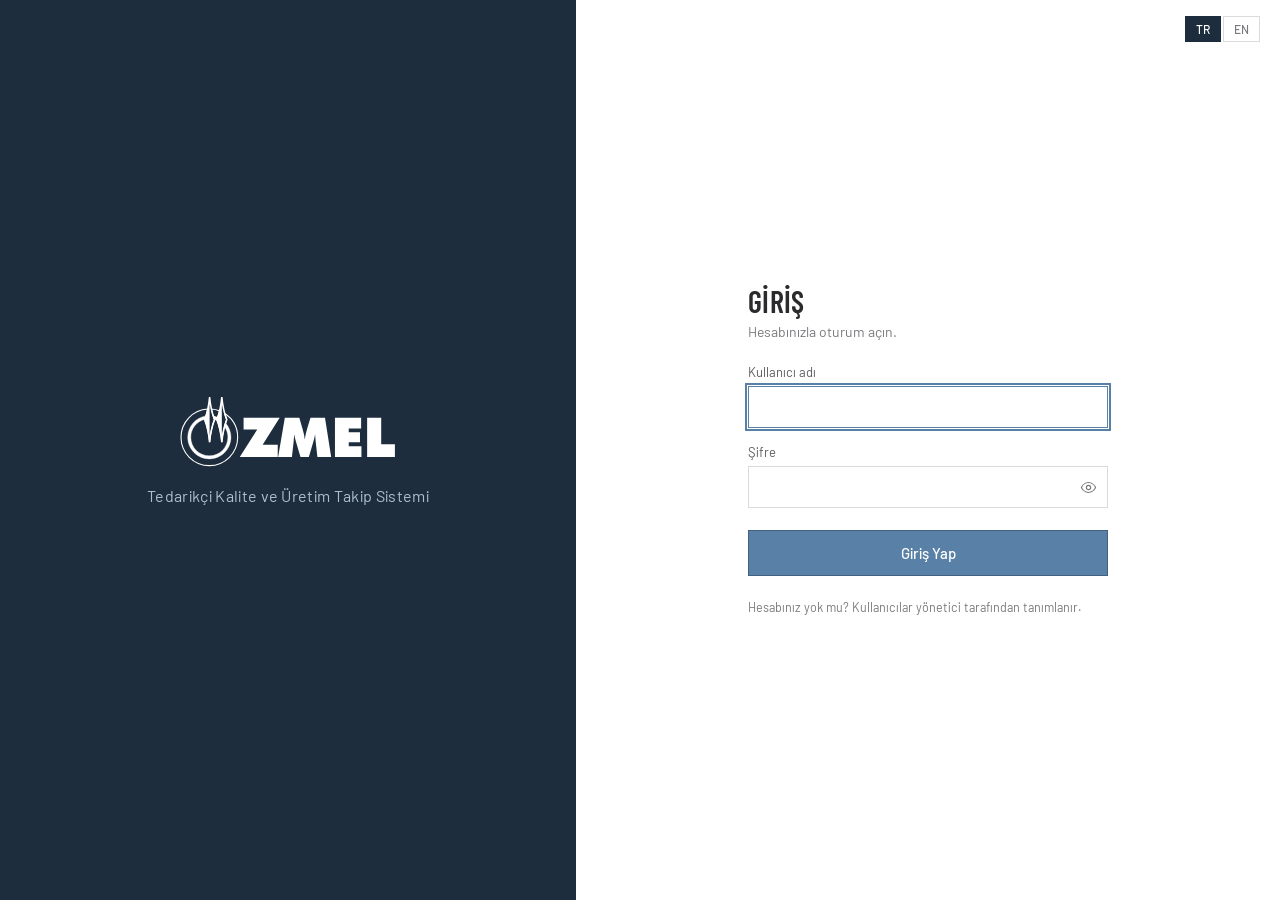
<file: public/index.html>
<!doctype html>
<html lang="tr">
<head>
  <meta charset="utf-8">
  <meta name="viewport" content="width=device-width, initial-scale=1">
  <title>Özmel</title>
  <!-- ?v: onbellek kirici. app.css/modul degisince artir (build/versiyonlama yok). -->
  <link rel="stylesheet" href="css/app.css?v=66">
  <link rel="icon" type="image/svg+xml" href="img/ozmel-ikon.svg">
  <link rel="icon" type="image/png" sizes="32x32" href="img/favicon-32.png">
  <link rel="apple-touch-icon" href="img/favicon-180.png">
</head>
<body>
  <div class="app">
    <aside class="sidebar">
      <div class="sidebar-brand"><svg xmlns="http://www.w3.org/2000/svg" xmlns:xlink="http://www.w3.org/1999/xlink" viewBox="174.60 227.37 109.37 38.10" fill="currentColor"><defs xmlns="http://www.w3.org/2000/svg">
<clipPath id="clip-0">
<path clip-rule="nonzero" d="M 220 156 L 226 156 L 226 207 L 220 207 Z M 220 156 " />
</clipPath>
<clipPath id="clip-1">
<path clip-rule="nonzero" d="M 220.101562 181.832031 C 222.851562 188.980469 224.640625 197.273438 225.507812 206.75 C 226.375 197.273438 228.183594 188.980469 230.9375 181.832031 C 228.183594 174.683594 226.375 166.367188 225.507812 156.890625 C 224.640625 166.367188 222.851562 174.683594 220.101562 181.832031 " />
</clipPath>
<clipPath id="clip-2">
<path clip-rule="nonzero" d="M 233 156 L 240 156 L 240 207 L 233 207 Z M 233 156 " />
</clipPath>
<clipPath id="clip-3">
<path clip-rule="nonzero" d="M 233.617188 181.832031 C 236.367188 188.980469 238.160156 197.273438 239.027344 206.75 C 239.894531 197.273438 241.703125 188.980469 244.453125 181.832031 C 241.703125 174.683594 239.894531 166.367188 239.027344 156.890625 C 238.160156 166.367188 236.367188 174.683594 233.617188 181.832031 " />
</clipPath>
</defs>
<g transform="translate(88.969,159.399) scale(0.44936)"><path xmlns="http://www.w3.org/2000/svg" fill="none" stroke-width="1.207" stroke-linecap="butt" stroke-linejoin="miter" stroke="currentColor" stroke-opacity="1" stroke-miterlimit="3.864" d="M -0.00104498 -0.00154962 C -0.00104498 16.780555 13.159473 30.484703 29.722562 31.352945 C 28.81521 27.125153 27.669287 23.194597 26.269148 19.565188 C 29.026404 12.408056 30.817642 4.105001 31.685885 -5.383087 C 32.554127 4.105001 34.36492 12.408056 37.122176 19.565188 C 35.72986 23.186775 34.576114 27.101687 33.668762 31.317746 C 36.86405 31.086997 39.926364 30.383017 42.785305 29.268381 C 41.963995 25.826701 40.970601 22.596214 39.805123 19.565188 C 42.558467 12.408056 44.353617 4.105001 45.221859 -5.383087 C 46.090101 4.105001 47.900895 12.408056 50.654239 19.565188 C 49.821196 21.731883 49.074195 24.008085 48.413236 26.389885 C 57.06437 20.801064 62.790075 11.070494 62.790075 -0.00154962 C 62.790075 -17.339017 48.737849 -31.395154 31.396471 -31.395154 C 14.055092 -31.395154 -0.00104498 -17.339017 -0.00104498 -0.00154962 Z M -0.00104498 -0.00154962 " transform="matrix(0.998785, 0, 0, -0.998785, 193.860419, 201.373452)" />
<path xmlns="http://www.w3.org/2000/svg" fill-rule="nonzero" fill="currentColor" fill-opacity="1" d="M 233.972656 182.78125 C 232.976562 182.308594 231.933594 181.917969 230.855469 181.613281 C 230.390625 180.390625 229.953125 179.144531 229.542969 177.859375 C 231.273438 178.171875 232.941406 178.679688 234.519531 179.34375 C 234.230469 180.1875 233.929688 181.015625 233.617188 181.832031 Z M 201.3125 201.375 C 201.3125 189.425781 210.078125 179.527344 221.523438 177.75 C 221.128906 179.011719 220.703125 180.238281 220.25 181.433594 C 211.304688 183.65625 204.671875 191.738281 204.671875 201.375 C 204.671875 212.71875 213.871094 221.914062 225.21875 221.914062 C 236.566406 221.914062 245.761719 212.71875 245.761719 201.375 C 245.761719 196.945312 244.359375 192.84375 241.984375 189.492188 C 242.339844 188.148438 242.730469 186.832031 243.140625 185.554688 C 246.863281 189.769531 249.121094 195.304688 249.121094 201.375 C 249.121094 214.574219 238.421875 225.277344 225.21875 225.277344 C 212.015625 225.277344 201.3125 214.574219 201.3125 201.375 " />
<path xmlns="http://www.w3.org/2000/svg" fill="none" stroke-width="0.426" stroke-linecap="butt" stroke-linejoin="miter" stroke="currentColor" stroke-opacity="1" stroke-miterlimit="3.864" d="M -0.00107625 0.00151489 C -0.998381 0.474746 -2.042619 0.865846 -3.122055 1.170904 C -3.587464 2.395047 -4.025496 3.642657 -4.436151 4.929376 C -2.703578 4.616496 -1.033581 4.108066 0.546464 3.443196 C 0.25705 2.59842 -0.0440973 1.769287 -0.356977 0.951888 Z M -32.700955 -18.61485 C -32.700955 -6.651098 -23.924669 3.259379 -12.465436 5.038884 C -12.860447 3.775631 -13.286746 2.547577 -13.740423 1.35081 C -22.696615 -0.874549 -29.337494 -8.96641 -29.337494 -18.61485 C -29.337494 -29.972396 -20.127087 -39.178893 -8.765629 -39.178893 C 2.595828 -39.178893 11.802325 -29.972396 11.802325 -18.61485 C 11.802325 -14.179775 10.398275 -10.073224 8.020387 -6.717585 C 8.376288 -5.3722 8.767388 -4.054193 9.178043 -2.775296 C 12.905227 -6.995266 15.165785 -12.537154 15.165785 -18.61485 C 15.165785 -31.830122 4.453554 -42.546264 -8.765629 -42.546264 C -21.984813 -42.546264 -32.700955 -31.830122 -32.700955 -18.61485 Z M -32.700955 -18.61485 " transform="matrix(0.998785, 0, 0, -0.998785, 233.973731, 182.782763)" />
<g xmlns="http://www.w3.org/2000/svg" clip-path="url(#clip-0)">
<g clip-path="url(#clip-1)">
<path fill-rule="nonzero" fill="currentColor" fill-opacity="1" d="M 219.15625 154.570312 L 225.519531 154.570312 L 225.519531 206.695312 L 219.15625 206.695312 Z M 219.15625 154.570312 " />
</g>
</g>
<path xmlns="http://www.w3.org/2000/svg" fill="none" stroke-width="1.703" stroke-linecap="butt" stroke-linejoin="miter" stroke="currentColor" stroke-opacity="1" stroke-miterlimit="3.864" d="M 0.0000760138 -0.00121188 C -2.75718 7.15592 -4.567973 15.47853 -5.436215 24.970529 C -6.304458 15.47853 -8.095696 7.15592 -10.852952 -0.00121188 C -8.095696 -7.158344 -6.304458 -15.461399 -5.436215 -24.949487 C -4.567973 -15.461399 -2.75718 -7.158344 0.0000760138 -0.00121188 Z M 0.0000760138 -0.00121188 " transform="matrix(0.998785, 0, 0, -0.998785, 230.937424, 181.830821)" />
<g xmlns="http://www.w3.org/2000/svg" clip-path="url(#clip-2)">
<g clip-path="url(#clip-3)">
<path fill-rule="nonzero" fill="currentColor" fill-opacity="1" d="M 232.675781 154.570312 L 239.035156 154.570312 L 239.035156 206.695312 L 232.675781 206.695312 Z M 232.675781 154.570312 " />
</g>
</g>
<path xmlns="http://www.w3.org/2000/svg" fill="none" stroke-width="1.703" stroke-linecap="butt" stroke-linejoin="miter" stroke="currentColor" stroke-opacity="1" stroke-miterlimit="3.864" d="M 0.00195029 -0.00121188 C -2.755305 7.15592 -4.562188 15.47853 -5.434341 24.970529 C -6.302583 15.47853 -8.097733 7.15592 -10.851077 -0.00121188 C -8.097733 -7.158344 -6.302583 -15.461399 -5.434341 -24.949487 C -4.562188 -15.461399 -2.755305 -7.158344 0.00195029 -0.00121188 Z M 0.00195029 -0.00121188 " transform="matrix(0.998785, 0, 0, -0.998785, 244.455083, 181.830821)" />
</g><g transform="translate(8.075,0)"><path xmlns="http://www.w3.org/2000/svg" fill-rule="evenodd" fill="currentColor" fill-opacity="1" d="M 197.226562 259.648438 L 205.933594 245.988281 L 199.128906 245.988281 L 199.128906 240.191406 L 217.066406 240.191406 L 208.601562 253.660156 L 216.109375 253.660156 L 216.109375 259.648438 Z M 197.226562 259.648438 " />
<path xmlns="http://www.w3.org/2000/svg" fill-rule="evenodd" fill="currentColor" fill-opacity="1" d="M 235.828125 259.648438 L 234.976562 251.941406 C 234.859375 250.875 234.765625 249.695312 234.683594 248.394531 C 234.535156 249.464844 234.238281 250.722656 233.808594 252.167969 L 231.574219 259.648438 L 227.417969 259.648438 L 225.183594 252.167969 C 224.75 250.722656 224.453125 249.464844 224.308594 248.394531 C 224.253906 249.183594 224.15625 250.367188 224.015625 251.941406 L 223.164062 259.648438 L 216.308594 259.648438 L 219.628906 240.191406 L 226.847656 240.191406 L 228.226562 245 C 228.265625 245.125 228.328125 245.355469 228.425781 245.679688 C 229.011719 247.699219 229.367188 249.371094 229.503906 250.691406 L 229.625 250.691406 C 229.835938 249.042969 230.277344 247.121094 230.949219 244.921875 L 232.398438 240.191406 L 239.601562 240.191406 L 242.683594 259.648438 Z M 235.828125 259.648438 " />
<path xmlns="http://www.w3.org/2000/svg" fill-rule="evenodd" fill="currentColor" fill-opacity="1" d="M 244.558594 259.648438 L 244.558594 240.191406 L 257.570312 240.191406 L 257.570312 245.46875 L 251.417969 245.46875 L 251.417969 247.347656 L 257 247.347656 L 257 252.355469 L 251.417969 252.355469 L 251.417969 254.367188 L 257.730469 254.367188 L 257.730469 259.648438 Z M 244.558594 259.648438 " />
<path xmlns="http://www.w3.org/2000/svg" fill-rule="evenodd" fill="currentColor" fill-opacity="1" d="M 260.558594 259.648438 L 260.558594 240.191406 L 267.550781 240.191406 L 267.550781 253.335938 L 274.363281 253.335938 L 274.363281 259.648438 Z M 260.558594 259.648438 " />
</g></svg></div>
      <nav class="sidebar-nav" id="nav"></nav>
    </aside>
    <main class="main">
      <header class="topbar">
        <div class="crumb" id="crumb"></div>
        <div class="right">
          <button class="topsearch" id="global-search" type="button">
            <span class="ts-ico">⌕</span><span class="ts-label" id="ts-label">Ara…</span><span class="ts-kbd" id="ts-kbd">⌘K</span>
          </button>
          <div class="sep"></div>
          <div class="lang" id="lang">
            <button data-lang="tr" class="on">TR</button>
            <button data-lang="en">EN</button>
          </div>
          <div class="sep"></div>
          <div class="user">
            <div class="avatar" id="avatar">?</div>
            <div class="who">
              <div class="name" id="user-name">—</div>
            </div>
          </div>
          <div class="sep"></div>
          <button class="logout" id="logout" type="button">Çıkış</button>
        </div>
      </header>
      <div class="content" id="content"></div>
    </main>
  </div>

  <script type="module">
    // i18n.js SORGUSUZ import edilir — core/modül dosyaları da './i18n.js' / '../core/i18n.js'
    // ile sorgusuz alıyor. Aynı URL = TEK modül örneği = TEK `lang`. (?v konursa AYRI örnek
    // oluşur; kabuk ile modül farklı dile düşer.) htaccess no-cache zaten tazeler.
    import { t, getLang, setLang, onLangChange } from './js/core/i18n.js';
    import { initGlobalSearch } from './js/core/search.js';
    // Oturum jetonu: giriş ekranı localStorage'a yazar; geliştirmede ?token= ile de gelebilir.
    const params = new URLSearchParams(location.search);
    window.SESSION_TOKEN = params.get('token') || localStorage.getItem('sessionToken') || '';
    if (params.get('token')) localStorage.setItem('sessionToken', params.get('token'));

    function toLogin() {
      localStorage.removeItem('sessionToken');
      localStorage.removeItem('sessionRole');
      localStorage.removeItem('sessionUser');
      location.replace('login.html');
    }

    // Jeton yoksa giriş ekranına gönder — uygulama kabuğu hiç çizilmez.
    if (!window.SESSION_TOKEN) { toLogin(); throw new Error('no-session'); }

    // Kimlik/rol giriş yanıtından (login.php) localStorage'a yazıldı; üst şerit ve
    // modül yetkisi (SESSION_ROLE) buradan türer. Sunucuya ek çağrı yok — böylece
    // .htaccess yönlendirmesi altında API yolu bağımlılığı olmaz.
    window.SESSION_ROLE = localStorage.getItem('sessionRole') || 'editor';
    window.SESSION_USER = localStorage.getItem('sessionUser') || 'Kullanıcı';

    // Modül kaydı: [grupAnahtarı, [[key, dosya, fn], ...]]. Etiketler t('menu.<key>')
    // / t('group.<grup>') ile — dile göre çevrilir.
    const GROUPS = [
      ['general', [['dashboard', 'dashboard.js', 'viewDashboard']]],
      ['supplierQuality', [
        ['sites', 'tedarikciSite.js', 'viewTedarikciSite'],
        ['gunluk-kalite', 'gunlukKalite.js', 'viewGunlukKalite'],
        ['kalite-kontrol', 'kaliteKontrol.js', 'viewKaliteKontrol'],
      ]],
      ['production', [
        ['work-centers', 'workCenters.js', 'viewWorkCenters'],
        ['operations', 'operations.js', 'viewOperations'],
        ['operators', 'operators.js', 'viewOperators'],
        ['routes', 'routes.js', 'viewRoutes'],
        ['capacities', 'capacities.js', 'viewCapacities'],
        ['machine-plans', 'machinePlans.js', 'viewMachinePlans'],
        ['work-orders', 'workOrders.js', 'viewWorkOrders'],
        ['production', 'production.js', 'viewProduction'],
        ['uretim-raporu', 'uretimRaporu.js', 'viewUretimRaporu'],
        ['uretim-panosu', 'uretimPanosu.js', 'viewUretimPanosu'],
        ['verimlilik', 'verimlilik.js', 'viewVerimlilik'],
        ['product-trees', 'productTrees.js', 'viewProductTrees'],
      ]],
      ['purchasingStock', [
        ['purchase-requests', 'purchaseRequests.js', 'viewPurchaseRequests'],
        ['purchase-receipts', 'purchaseReceipts.js', 'viewPurchaseReceipts'],
        ['stok', 'stok.js', 'viewStok'],
      ]],
      ['sales', [
        ['satis-siparisleri', 'satisSiparisleri.js', 'viewSatisSiparisleri'],
        ['orders', 'orders.js', 'viewOrders'],
        ['sales', 'salesReports.js', 'viewSalesReports'],
      ]],
      ['definitions', [
        ['product-codes', 'productCodes.js', 'viewProductCodes'],
        ['terms', 'terms.js', 'viewTerms'],
        ['working-hours', 'workingHours.js', 'viewWorkingHours'],
        ['downtime-reasons', 'downtimeReasons.js', 'viewDowntimeReasons'],
        // Nokta tanımları birer TANIM — Günlük Kalite'yi kullanan kişi nadiren dokunur
        // (müşteri kararı). Modül dosyaları değişmedi, yalnız menü grubu.
        ['first-off-points', 'firstOffPoints.js', 'viewFirstOffPoints'],
        ['hourly-points', 'hourlyPoints.js', 'viewHourlyPoints'],
      ]],
      ['admin', [
        ['tasks', 'tasks.js', 'viewTasks'],
        ['users', 'users.js', 'viewUsers'],
      ]],
    ];

    const BY_KEY = {};
    for (const [group, items] of GROUPS)
      for (const [key, file, fn] of items) BY_KEY[key] = { key, file, fn, group };

    // Hash'i modül anahtarı + parametrelere ayırır: "#work-orders?id=5" -> { key, params:{id} }.
    // Çapraz bağlantılar (sipariş detayından iş emri/ürün) bu ?id desenini kullanır.
    function parseHash() {
      const raw = location.hash.slice(1);
      const qi = raw.indexOf('?');
      const key = (qi < 0 ? raw : raw.slice(0, qi)) || 'work-centers';
      const params = {};
      if (qi >= 0) for (const [k, v] of new URLSearchParams(raw.slice(qi + 1))) params[k] = v;
      return { key, params };
    }

    const nav = document.getElementById('nav');
    const content = document.getElementById('content');
    const crumb = document.getElementById('crumb');

    function renderNav() {
      const cur = parseHash().key;
      nav.innerHTML = '';
      for (const [group, items] of GROUPS) {
        const g = document.createElement('div');
        g.className = 'nav-group';
        g.textContent = t('group.' + group);
        nav.appendChild(g);
        for (const [key] of items) {
          const a = document.createElement('a');
          a.href = '#' + key;
          a.textContent = t('menu.' + key);
          a.dataset.key = key;
          a.setAttribute('aria-current', key === cur ? 'page' : 'false');
          nav.appendChild(a);
        }
      }
    }
    function renderCrumb() {
      const m = BY_KEY[parseHash().key] || BY_KEY['work-centers'];
      crumb.textContent = `${t('group.' + m.group)} / ${t('menu.' + m.key)}`;
    }

    // Üst bar: kullanıcı + rol + ismin baş harfi
    document.getElementById('user-name').textContent = window.SESSION_USER;
    // Avatar baş harfi: kod-noktası güvenli İLK HARF + Türkçe yerel büyütme (ö→Ö, i→İ).
    // Boş/whitespace isimde '?'; asla varsayılan/rakam karakter sızmaz.
    const _name = (window.SESSION_USER || '').trim();
    document.getElementById('avatar').textContent =
      _name ? Array.from(_name)[0].toLocaleUpperCase('tr') : '?';

    // Dil düğmesi: tıklayınca setLang -> 'langchange' olayı. Kabuk (menü/crumb/topbar)
    // aşağıdaki abonelikte yeniden çizilir; İÇERİK modülün kendi aboneliğiyle çizilir.
    const langEl = document.getElementById('lang');
    const logoutBtn = document.getElementById('logout');
    function paintChrome() {
      logoutBtn.textContent = t('action.signout');
      langEl.querySelectorAll('button').forEach(x => x.classList.toggle('on', x.dataset.lang === getLang()));
    }
    langEl.addEventListener('click', (e) => {
      const b = e.target.closest('button'); if (!b) return;
      setLang(b.dataset.lang);
    });
    onLangChange(() => { renderNav(); renderCrumb(); paintChrome(); });

    // Çıkış: sunucu oturumunu sil (fire-and-forget), yerel oturumu temizle, giriş ekranına dön.
    logoutBtn.addEventListener('click', () => {
      const token = window.SESSION_TOKEN;
      try {
        // Sayfanın kendi konumundan çöz — .htaccess yönlendirmesi altında ../ yanlış çıkardı.
        fetch(new URL('logout.php', location.href).href, {
          method: 'POST',
          headers: { 'Content-Type': 'application/json' },
          body: JSON.stringify({ token }),
          keepalive: true
        }).catch(() => {});
      } catch {}
      localStorage.removeItem('sessionToken');
      localStorage.removeItem('sessionRole');
      localStorage.removeItem('sessionUser');
      location.replace('login.html');
    });

    async function route() {
      const { key, params } = parseHash();
      const m = BY_KEY[key] || BY_KEY['work-centers'];
      renderNav();
      renderCrumb();
      content.innerHTML = `<div class="loading">${t('common.loading')}</div>`;
      const showErr = (err) => {
        content.innerHTML = `<div class="state error"><div class="state-title">${t('err.GENERIC')}</div>
          <div class="state-msg">${err && err.message ? err.message : err}</div></div>`;
      };
      try {
        const mod = await import(`./js/modules/${m.file}?v=82`);
        // view fonksiyonu async — hatası sessiz kalmasın, ekranda göster.
        // params (ör. {id}) çapraz bağlantı odağı için modüle geçilir.
        const p = mod[m.fn](content, params);
        if (p && p.catch) p.catch(showErr);
      } catch (err) {
        showErr(err);
      }
    }

    paintChrome();
    initGlobalSearch();   // üst şerit arama düğmesi + Cmd/Ctrl+K + "/" kısayolu
    window.addEventListener('hashchange', route);
    route();
  </script>
</body>
</html>
</file>
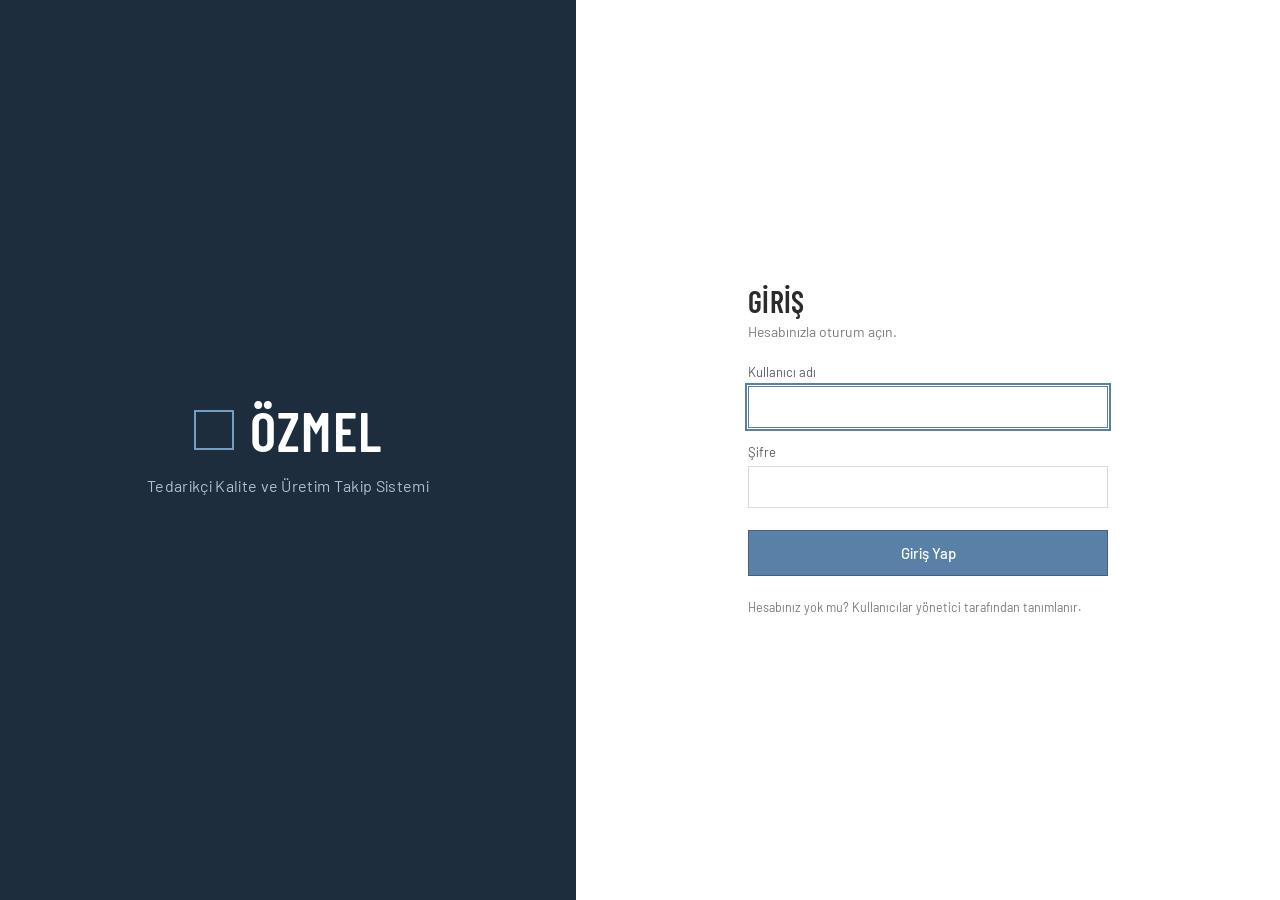
<file: v2/public/index.html>
<!doctype html>
<html lang="tr">
<head>
  <meta charset="utf-8">
  <meta name="viewport" content="width=device-width, initial-scale=1">
  <title>Özmel</title>
  <!-- ?v: onbellek kirici. app.css/modul degisince artir (build/versiyonlama yok). -->
  <link rel="stylesheet" href="css/app.css?v=26">
</head>
<body>
  <div class="app">
    <aside class="sidebar">
      <div class="sidebar-brand"><span class="mark"></span>Özmel</div>
      <nav class="sidebar-nav" id="nav"></nav>
    </aside>
    <main class="main">
      <header class="topbar">
        <div class="crumb" id="crumb"></div>
        <div class="right">
          <div class="lang" id="lang">
            <button data-lang="tr" class="on">TR</button>
            <button data-lang="en">EN</button>
          </div>
          <div class="sep"></div>
          <div class="user">
            <div class="avatar" id="avatar">?</div>
            <div class="who">
              <div class="name" id="user-name">—</div>
              <div class="role" id="user-role">—</div>
            </div>
          </div>
          <div class="sep"></div>
          <button class="logout" id="logout" type="button">Çıkış</button>
        </div>
      </header>
      <div class="content" id="content"></div>
    </main>
  </div>

  <script type="module">
    // Oturum: gerçek uygulamada giriş ekranından gelir; geliştirmede ?token=/?role=/?user=.
    const params = new URLSearchParams(location.search);
    window.SESSION_TOKEN = params.get('token') || localStorage.getItem('sessionToken') || '';
    window.SESSION_ROLE  = params.get('role')  || localStorage.getItem('sessionRole')  || 'editor';
    window.SESSION_USER  = params.get('user')  || localStorage.getItem('sessionUser')  || 'Kullanıcı';
    if (params.get('token')) localStorage.setItem('sessionToken', params.get('token'));

    // Oturum yoksa giriş ekranına gönder — uygulama kabuğu hiç çizilmez.
    if (!window.SESSION_TOKEN) { location.replace('login.html'); throw new Error('no-session'); }

    // Modül kaydı — tasarim/Yon-B-Rahat.dc.html'deki gruplu düzen.
    const GROUPS = [
      ['GENEL', [
        ['dashboard', 'Genel Bakış', 'dashboard.js', 'viewDashboard'],
      ]],
      ['TEDARİKÇİ & KALİTE', [
        ['incoming-inspections', 'Giriş Kalite Kontrolleri', 'incomingInspections.js', 'viewIncomingInspections'],
        ['first-off-points', 'First-Off Noktaları', 'firstOffPoints.js', 'viewFirstOffPoints'],
        ['first-off-records', 'First-Off Kayıtları', 'firstOffRecords.js', 'viewFirstOffRecords'],
        ['hourly-points', 'Saatlik Noktalar', 'hourlyPoints.js', 'viewHourlyPoints'],
        ['hourly-records', 'Saatlik Kayıtlar', 'hourlyRecords.js', 'viewHourlyRecords'],
      ]],
      ['ÜRETİM', [
        ['work-centers', 'İş Merkezleri', 'workCenters.js', 'viewWorkCenters'],
        ['operations', 'Operasyonlar', 'operations.js', 'viewOperations'],
        ['operators', 'Operatörler', 'operators.js', 'viewOperators'],
        ['routes', 'Rotalar', 'routes.js', 'viewRoutes'],
        ['capacities', 'Kapasiteler', 'capacities.js', 'viewCapacities'],
        ['machine-plans', 'Üretim Planı', 'machinePlans.js', 'viewMachinePlans'],
        ['work-orders', 'İş Emirleri', 'workOrders.js', 'viewWorkOrders'],
        ['production', 'Üretim Girişi', 'production.js', 'viewProduction'],
        ['product-trees', 'Ürün Ağaçları', 'productTrees.js', 'viewProductTrees'],
      ]],
      ['SATINALMA & STOK', [
        ['purchase-requests', 'Satınalma İstekleri', 'purchaseRequests.js', 'viewPurchaseRequests'],
        ['purchase-receipts', 'Satınalma Girişleri', 'purchaseReceipts.js', 'viewPurchaseReceipts'],
      ]],
      ['SATIŞ', [
        ['orders', 'Siparişler', 'orders.js', 'viewOrders'],
        ['sales', 'Satış Raporları', 'salesReports.js', 'viewSalesReports'],
      ]],
      ['TANIMLAR', [
        ['product-codes', 'Kod Tanımları', 'productCodes.js', 'viewProductCodes'],
        ['task-people', 'Görev Kişileri', 'taskPeople.js', 'viewTaskPeople'],
        ['terms', 'Terimler', 'terms.js', 'viewTerms'],
        ['working-hours', 'Çalışma Saatleri', 'workingHours.js', 'viewWorkingHours'],
      ]],
      ['YÖNETİM', [
        ['tasks', 'Görevler', 'tasks.js', 'viewTasks'],
        ['audits', 'Denetim Soruları', 'audits.js', 'viewAudits'],
        ['users', 'Kullanıcı Yönetimi', 'users.js', 'viewUsers'],
      ]],
    ];

    // key -> { label, file, fn, group } ve düz liste
    const BY_KEY = {};
    for (const [group, items] of GROUPS)
      for (const [key, label, file, fn] of items) BY_KEY[key] = { key, label, file, fn, group };

    const nav = document.getElementById('nav');
    const content = document.getElementById('content');
    const crumb = document.getElementById('crumb');

    for (const [group, items] of GROUPS) {
      const g = document.createElement('div');
      g.className = 'nav-group';
      g.textContent = group;
      nav.appendChild(g);
      for (const [key, label] of items) {
        const a = document.createElement('a');
        a.href = '#' + key;
        a.textContent = label;
        a.dataset.key = key;
        nav.appendChild(a);
      }
    }

    // Üst bar: kullanıcı + rol + baş harfler
    document.getElementById('user-name').textContent = window.SESSION_USER;
    document.getElementById('user-role').textContent = window.SESSION_ROLE;
    document.getElementById('avatar').textContent =
      window.SESSION_USER.split(/\s+/).map(w => w[0] || '').join('').slice(0, 2).toUpperCase() || '?';

    // Dil seçimi (görsel; modüller şimdilik Türkçe). Tercihi saklar.
    const lang = document.getElementById('lang');
    lang.addEventListener('click', (e) => {
      const b = e.target.closest('button'); if (!b) return;
      lang.querySelectorAll('button').forEach(x => x.classList.toggle('on', x === b));
      localStorage.setItem('lang', b.dataset.lang);
    });
    const savedLang = localStorage.getItem('lang') || 'tr';
    lang.querySelectorAll('button').forEach(x => x.classList.toggle('on', x.dataset.lang === savedLang));

    // Çıkış: sunucu oturumunu sil (fire-and-forget), yerel oturumu temizle, giriş ekranına dön.
    document.getElementById('logout').addEventListener('click', () => {
      const token = window.SESSION_TOKEN;
      try {
        fetch('../../logout.php', {
          method: 'POST',
          headers: { 'Content-Type': 'application/json' },
          body: JSON.stringify({ token }),
          keepalive: true
        }).catch(() => {});
      } catch {}
      localStorage.removeItem('sessionToken');
      localStorage.removeItem('sessionRole');
      localStorage.removeItem('sessionUser');
      location.replace('login.html');
    });

    async function route() {
      const key = location.hash.slice(1) || 'work-centers';
      const m = BY_KEY[key] || BY_KEY['work-centers'];
      nav.querySelectorAll('a').forEach(a =>
        a.setAttribute('aria-current', a.dataset.key === m.key ? 'page' : 'false'));
      crumb.textContent = `${m.group} / ${m.label}`;
      content.innerHTML = '<div class="loading">Yükleniyor…</div>';
      const showErr = (err) => {
        content.innerHTML = `<div class="state error"><div class="state-title">Modül yüklenemedi</div>
          <div class="state-msg">${err && err.message ? err.message : err}</div></div>`;
      };
      try {
        const mod = await import(`./js/modules/${m.file}?v=26`);
        // view fonksiyonu async — hatası sessiz kalmasın, ekranda göster.
        const p = mod[m.fn](content);
        if (p && p.catch) p.catch(showErr);
      } catch (err) {
        showErr(err);
      }
    }

    window.addEventListener('hashchange', route);
    route();
  </script>
</body>
</html>
</file>
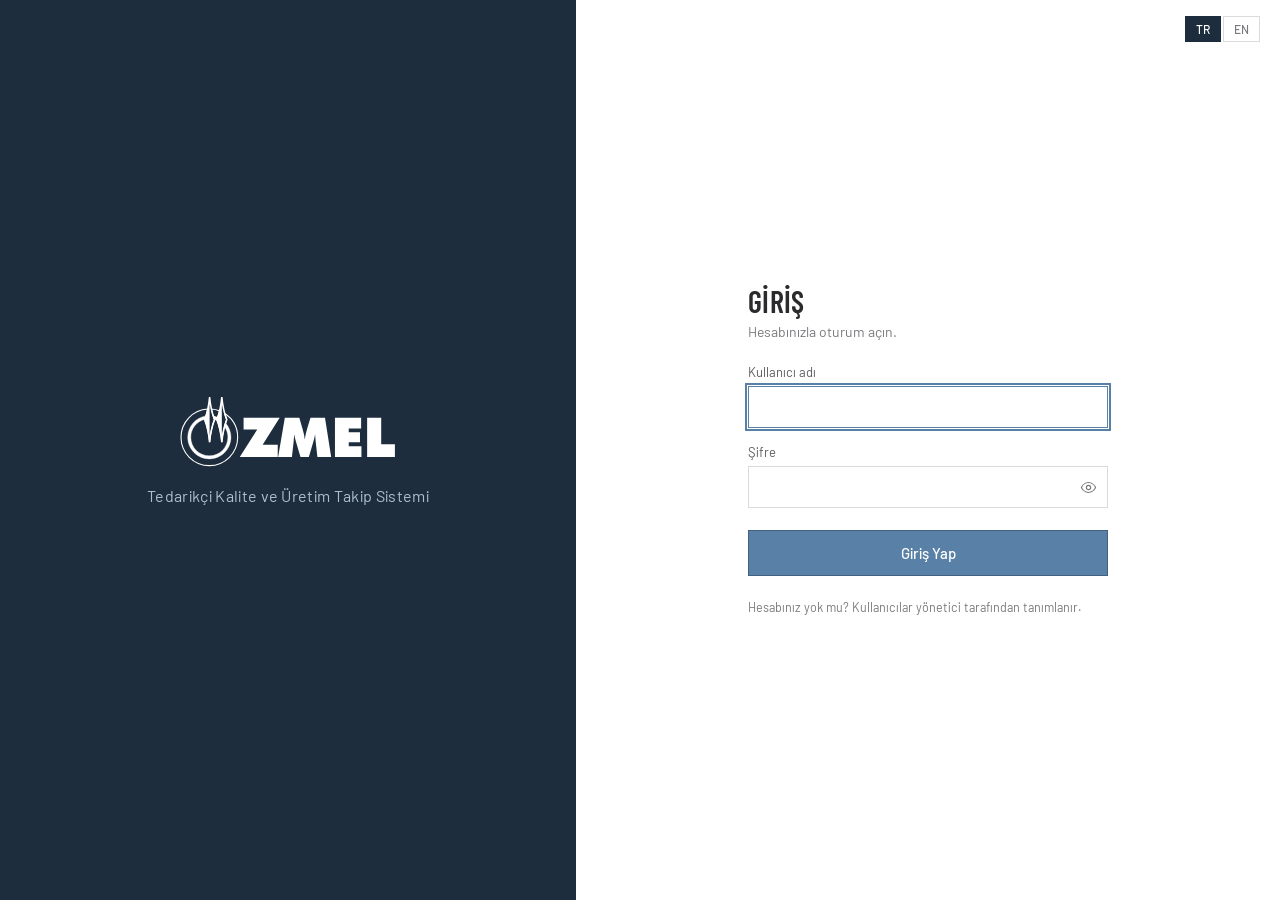
<file: public/login.html>
<!doctype html>
<html lang="tr">
<head>
  <meta charset="utf-8">
  <meta name="viewport" content="width=device-width, initial-scale=1">
  <title>Özmel — Giriş</title>
  <link rel="preconnect" href="https://fonts.googleapis.com">
  <link rel="preconnect" href="https://fonts.gstatic.com" crossorigin>
  <link rel="stylesheet" href="https://fonts.googleapis.com/css2?family=Barlow:wght@400;500;600&family=Barlow+Condensed:wght@500;600;700&family=IBM+Plex+Mono:wght@400;500&display=swap">
  <link rel="icon" type="image/svg+xml" href="img/ozmel-ikon.svg">
  <link rel="icon" type="image/png" sizes="32x32" href="img/favicon-32.png">
  <link rel="apple-touch-icon" href="img/favicon-180.png">
  <style>
    /* Tasarım sistemiyle aynı tokenler (app.css :root'tan) — login bağımsız sayfa. */
    :root {
      --navy: #1d2d3d;
      --accent: #5980a6; --accent-500: #749dc4; --accent-600: #597ea3; --accent-700: #416180;
      --text: #2b2b2d;
      --neutral-100: #f5f5f8; --neutral-300: #d4d4d7; --neutral-400: #b7b7ba; --neutral-600: #7a7a7d; --neutral-700: #5d5d60;
      --divider: color-mix(in srgb, #1d1f20 16%, transparent);
      --danger: #a33a32; --danger-fill: #f5e2e0;
      --font-heading: "Barlow Condensed", system-ui, sans-serif;
      --font-body: "Barlow", system-ui, sans-serif;
    }
    * { box-sizing: border-box; }
    body { margin: 0; font-family: var(--font-body); color: var(--text); background: #fff; }

    .login { display: grid; grid-template-columns: 45% 1fr; min-height: 100vh; }

    /* Sol pano — koyu lacivert, ortada logo + tanım */
    .brandpane {
      background: var(--navy); color: #fff;
      display: flex; flex-direction: column; align-items: center; justify-content: center;
      gap: 16px; padding: 48px; text-align: center;
    }
    .logo { display: flex; justify-content: center; }
    .logo svg { width: 220px; height: auto; color: #fff; display: block; }
    .tag { font-size: 16px; line-height: 1.5; color: #aebfd0; max-width: 34ch; letter-spacing: .02em; }

    /* Sağ pano — beyaz, dikey ortalı form */
    .formpane { position: relative; display: flex; align-items: center; justify-content: center; padding: 40px 32px; }
    .formcard { width: 100%; max-width: 360px; }
    .formcard h1 { font-family: var(--font-heading); font-size: 30px; font-weight: 600;
      text-transform: uppercase; letter-spacing: .01em; margin: 0 0 4px; }
    .formcard .lead { font-size: 14px; color: var(--neutral-600); margin: 0 0 24px; }

    .err { display: none; background: var(--danger-fill); border: 1px solid var(--danger);
      color: var(--danger); padding: 10px 12px; font-size: 14px; line-height: 1.4; margin-bottom: 18px; }

    .field { margin-bottom: 16px; }
    .field label { display: block; font-size: 13px; color: var(--neutral-700); margin-bottom: 6px; }
    .input { width: 100%; height: 42px; padding: 0 12px; font-family: var(--font-body); font-size: 15px;
      border: 1px solid var(--divider); background: #fff; border-radius: 0; }
    .input:focus { outline: 2px solid var(--accent); outline-offset: 1px; border-color: var(--accent); }

    /* Şifre göster/gizle göz düğmesi (alanın sağ içinde) */
    .pw-wrap { position: relative; }
    .pw-wrap .input { padding-right: 42px; }
    .pw-toggle { position: absolute; top: 0; right: 0; height: 42px; width: 40px;
      display: grid; place-items: center; padding: 0; background: none; border: 0;
      cursor: pointer; color: var(--neutral-600); }
    .pw-toggle:hover { color: var(--neutral-700); }
    .pw-toggle:focus-visible { outline: 2px solid var(--accent); outline-offset: -2px; }

    .btn { width: 100%; height: 46px; margin-top: 6px; font-family: var(--font-body); font-size: 15px; font-weight: 500;
      background: var(--accent); color: #fff; border: 1px solid var(--accent-700); border-radius: 0; cursor: pointer; }
    .btn:hover:not(:disabled) { background: var(--accent-600); }
    .btn:disabled { opacity: .6; cursor: default; }

    .foot { margin-top: 22px; font-size: 12.5px; color: var(--neutral-600); line-height: 1.5; }

    /* TR/EN dil düğmesi — form panosunun sağ üstünde */
    .langswitch { position: absolute; top: 16px; right: 20px; display: flex; gap: 2px; }
    .langswitch button { border: 1px solid var(--divider); background: #fff; color: var(--neutral-600);
      font-family: var(--font-body); font-size: 12px; font-weight: 500; line-height: 1; padding: 6px 10px; cursor: pointer; }
    .langswitch button:hover { color: var(--neutral-700); }
    .langswitch button.active { background: var(--navy); color: #fff; border-color: var(--navy); }

    /* Dar ekran (tablet): sol pano üste geçer, form tam genişlik */
    @media (max-width: 820px) {
      .login { grid-template-columns: 1fr; }
      .brandpane { padding: 32px 24px; gap: 10px; }
      .logo svg { width: 170px; }
      .tag { font-size: 14px; }
      .formpane { padding: 32px 24px 48px; }
    }
  </style>
</head>
<body>
  <div class="login">
    <div class="brandpane">
      <div class="logo"><svg xmlns="http://www.w3.org/2000/svg" xmlns:xlink="http://www.w3.org/1999/xlink" viewBox="174.60 227.37 109.37 38.10" fill="currentColor"><defs xmlns="http://www.w3.org/2000/svg">
<clipPath id="clip-0">
<path clip-rule="nonzero" d="M 220 156 L 226 156 L 226 207 L 220 207 Z M 220 156 " />
</clipPath>
<clipPath id="clip-1">
<path clip-rule="nonzero" d="M 220.101562 181.832031 C 222.851562 188.980469 224.640625 197.273438 225.507812 206.75 C 226.375 197.273438 228.183594 188.980469 230.9375 181.832031 C 228.183594 174.683594 226.375 166.367188 225.507812 156.890625 C 224.640625 166.367188 222.851562 174.683594 220.101562 181.832031 " />
</clipPath>
<clipPath id="clip-2">
<path clip-rule="nonzero" d="M 233 156 L 240 156 L 240 207 L 233 207 Z M 233 156 " />
</clipPath>
<clipPath id="clip-3">
<path clip-rule="nonzero" d="M 233.617188 181.832031 C 236.367188 188.980469 238.160156 197.273438 239.027344 206.75 C 239.894531 197.273438 241.703125 188.980469 244.453125 181.832031 C 241.703125 174.683594 239.894531 166.367188 239.027344 156.890625 C 238.160156 166.367188 236.367188 174.683594 233.617188 181.832031 " />
</clipPath>
</defs>
<g transform="translate(88.969,159.399) scale(0.44936)"><path xmlns="http://www.w3.org/2000/svg" fill="none" stroke-width="1.207" stroke-linecap="butt" stroke-linejoin="miter" stroke="currentColor" stroke-opacity="1" stroke-miterlimit="3.864" d="M -0.00104498 -0.00154962 C -0.00104498 16.780555 13.159473 30.484703 29.722562 31.352945 C 28.81521 27.125153 27.669287 23.194597 26.269148 19.565188 C 29.026404 12.408056 30.817642 4.105001 31.685885 -5.383087 C 32.554127 4.105001 34.36492 12.408056 37.122176 19.565188 C 35.72986 23.186775 34.576114 27.101687 33.668762 31.317746 C 36.86405 31.086997 39.926364 30.383017 42.785305 29.268381 C 41.963995 25.826701 40.970601 22.596214 39.805123 19.565188 C 42.558467 12.408056 44.353617 4.105001 45.221859 -5.383087 C 46.090101 4.105001 47.900895 12.408056 50.654239 19.565188 C 49.821196 21.731883 49.074195 24.008085 48.413236 26.389885 C 57.06437 20.801064 62.790075 11.070494 62.790075 -0.00154962 C 62.790075 -17.339017 48.737849 -31.395154 31.396471 -31.395154 C 14.055092 -31.395154 -0.00104498 -17.339017 -0.00104498 -0.00154962 Z M -0.00104498 -0.00154962 " transform="matrix(0.998785, 0, 0, -0.998785, 193.860419, 201.373452)" />
<path xmlns="http://www.w3.org/2000/svg" fill-rule="nonzero" fill="currentColor" fill-opacity="1" d="M 233.972656 182.78125 C 232.976562 182.308594 231.933594 181.917969 230.855469 181.613281 C 230.390625 180.390625 229.953125 179.144531 229.542969 177.859375 C 231.273438 178.171875 232.941406 178.679688 234.519531 179.34375 C 234.230469 180.1875 233.929688 181.015625 233.617188 181.832031 Z M 201.3125 201.375 C 201.3125 189.425781 210.078125 179.527344 221.523438 177.75 C 221.128906 179.011719 220.703125 180.238281 220.25 181.433594 C 211.304688 183.65625 204.671875 191.738281 204.671875 201.375 C 204.671875 212.71875 213.871094 221.914062 225.21875 221.914062 C 236.566406 221.914062 245.761719 212.71875 245.761719 201.375 C 245.761719 196.945312 244.359375 192.84375 241.984375 189.492188 C 242.339844 188.148438 242.730469 186.832031 243.140625 185.554688 C 246.863281 189.769531 249.121094 195.304688 249.121094 201.375 C 249.121094 214.574219 238.421875 225.277344 225.21875 225.277344 C 212.015625 225.277344 201.3125 214.574219 201.3125 201.375 " />
<path xmlns="http://www.w3.org/2000/svg" fill="none" stroke-width="0.426" stroke-linecap="butt" stroke-linejoin="miter" stroke="currentColor" stroke-opacity="1" stroke-miterlimit="3.864" d="M -0.00107625 0.00151489 C -0.998381 0.474746 -2.042619 0.865846 -3.122055 1.170904 C -3.587464 2.395047 -4.025496 3.642657 -4.436151 4.929376 C -2.703578 4.616496 -1.033581 4.108066 0.546464 3.443196 C 0.25705 2.59842 -0.0440973 1.769287 -0.356977 0.951888 Z M -32.700955 -18.61485 C -32.700955 -6.651098 -23.924669 3.259379 -12.465436 5.038884 C -12.860447 3.775631 -13.286746 2.547577 -13.740423 1.35081 C -22.696615 -0.874549 -29.337494 -8.96641 -29.337494 -18.61485 C -29.337494 -29.972396 -20.127087 -39.178893 -8.765629 -39.178893 C 2.595828 -39.178893 11.802325 -29.972396 11.802325 -18.61485 C 11.802325 -14.179775 10.398275 -10.073224 8.020387 -6.717585 C 8.376288 -5.3722 8.767388 -4.054193 9.178043 -2.775296 C 12.905227 -6.995266 15.165785 -12.537154 15.165785 -18.61485 C 15.165785 -31.830122 4.453554 -42.546264 -8.765629 -42.546264 C -21.984813 -42.546264 -32.700955 -31.830122 -32.700955 -18.61485 Z M -32.700955 -18.61485 " transform="matrix(0.998785, 0, 0, -0.998785, 233.973731, 182.782763)" />
<g xmlns="http://www.w3.org/2000/svg" clip-path="url(#clip-0)">
<g clip-path="url(#clip-1)">
<path fill-rule="nonzero" fill="currentColor" fill-opacity="1" d="M 219.15625 154.570312 L 225.519531 154.570312 L 225.519531 206.695312 L 219.15625 206.695312 Z M 219.15625 154.570312 " />
</g>
</g>
<path xmlns="http://www.w3.org/2000/svg" fill="none" stroke-width="1.703" stroke-linecap="butt" stroke-linejoin="miter" stroke="currentColor" stroke-opacity="1" stroke-miterlimit="3.864" d="M 0.0000760138 -0.00121188 C -2.75718 7.15592 -4.567973 15.47853 -5.436215 24.970529 C -6.304458 15.47853 -8.095696 7.15592 -10.852952 -0.00121188 C -8.095696 -7.158344 -6.304458 -15.461399 -5.436215 -24.949487 C -4.567973 -15.461399 -2.75718 -7.158344 0.0000760138 -0.00121188 Z M 0.0000760138 -0.00121188 " transform="matrix(0.998785, 0, 0, -0.998785, 230.937424, 181.830821)" />
<g xmlns="http://www.w3.org/2000/svg" clip-path="url(#clip-2)">
<g clip-path="url(#clip-3)">
<path fill-rule="nonzero" fill="currentColor" fill-opacity="1" d="M 232.675781 154.570312 L 239.035156 154.570312 L 239.035156 206.695312 L 232.675781 206.695312 Z M 232.675781 154.570312 " />
</g>
</g>
<path xmlns="http://www.w3.org/2000/svg" fill="none" stroke-width="1.703" stroke-linecap="butt" stroke-linejoin="miter" stroke="currentColor" stroke-opacity="1" stroke-miterlimit="3.864" d="M 0.00195029 -0.00121188 C -2.755305 7.15592 -4.562188 15.47853 -5.434341 24.970529 C -6.302583 15.47853 -8.097733 7.15592 -10.851077 -0.00121188 C -8.097733 -7.158344 -6.302583 -15.461399 -5.434341 -24.949487 C -4.562188 -15.461399 -2.755305 -7.158344 0.00195029 -0.00121188 Z M 0.00195029 -0.00121188 " transform="matrix(0.998785, 0, 0, -0.998785, 244.455083, 181.830821)" />
</g><g transform="translate(8.075,0)"><path xmlns="http://www.w3.org/2000/svg" fill-rule="evenodd" fill="currentColor" fill-opacity="1" d="M 197.226562 259.648438 L 205.933594 245.988281 L 199.128906 245.988281 L 199.128906 240.191406 L 217.066406 240.191406 L 208.601562 253.660156 L 216.109375 253.660156 L 216.109375 259.648438 Z M 197.226562 259.648438 " />
<path xmlns="http://www.w3.org/2000/svg" fill-rule="evenodd" fill="currentColor" fill-opacity="1" d="M 235.828125 259.648438 L 234.976562 251.941406 C 234.859375 250.875 234.765625 249.695312 234.683594 248.394531 C 234.535156 249.464844 234.238281 250.722656 233.808594 252.167969 L 231.574219 259.648438 L 227.417969 259.648438 L 225.183594 252.167969 C 224.75 250.722656 224.453125 249.464844 224.308594 248.394531 C 224.253906 249.183594 224.15625 250.367188 224.015625 251.941406 L 223.164062 259.648438 L 216.308594 259.648438 L 219.628906 240.191406 L 226.847656 240.191406 L 228.226562 245 C 228.265625 245.125 228.328125 245.355469 228.425781 245.679688 C 229.011719 247.699219 229.367188 249.371094 229.503906 250.691406 L 229.625 250.691406 C 229.835938 249.042969 230.277344 247.121094 230.949219 244.921875 L 232.398438 240.191406 L 239.601562 240.191406 L 242.683594 259.648438 Z M 235.828125 259.648438 " />
<path xmlns="http://www.w3.org/2000/svg" fill-rule="evenodd" fill="currentColor" fill-opacity="1" d="M 244.558594 259.648438 L 244.558594 240.191406 L 257.570312 240.191406 L 257.570312 245.46875 L 251.417969 245.46875 L 251.417969 247.347656 L 257 247.347656 L 257 252.355469 L 251.417969 252.355469 L 251.417969 254.367188 L 257.730469 254.367188 L 257.730469 259.648438 Z M 244.558594 259.648438 " />
<path xmlns="http://www.w3.org/2000/svg" fill-rule="evenodd" fill="currentColor" fill-opacity="1" d="M 260.558594 259.648438 L 260.558594 240.191406 L 267.550781 240.191406 L 267.550781 253.335938 L 274.363281 253.335938 L 274.363281 259.648438 Z M 260.558594 259.648438 " />
</g></svg></div>
      <div class="tag" id="i-tag">Tedarikçi Kalite ve Üretim Takip Sistemi</div>
    </div>

    <div class="formpane">
      <div class="langswitch" id="langswitch">
        <button type="button" data-lang="tr">TR</button>
        <button type="button" data-lang="en">EN</button>
      </div>
      <form class="formcard" id="login-form" autocomplete="on" novalidate>
        <h1 id="i-heading">Giriş</h1>
        <p class="lead" id="i-lead">Hesabınızla oturum açın.</p>

        <div class="err" id="err" role="alert"></div>

        <div class="field">
          <label for="username" id="i-username">Kullanıcı adı</label>
          <input class="input" id="username" name="username" type="text" autocomplete="username" autofocus required>
        </div>
        <div class="field">
          <label for="password" id="i-password">Şifre</label>
          <div class="pw-wrap">
            <input class="input" id="password" name="password" type="password" autocomplete="current-password" required>
            <button type="button" class="pw-toggle" id="pw-toggle" tabindex="0" aria-label="Şifreyi göster" title="Göster"></button>
          </div>
        </div>

        <button class="btn" id="submit" type="submit">Giriş Yap</button>

        <div class="foot" id="i-foot">Hesabınız yok mu? Kullanıcılar yönetici tarafından tanımlanır.</div>
      </form>
    </div>
  </div>

  <script>
    // Giriş uç noktası login.php artık public/ içinde (bu sayfayla aynı dizin).
    // Sayfanın KENDİ konumundan çöz; hem /test/login.html hem /test/public/login.html
    // altında doğru sonuç verir.
    const LOGIN_URL = new URL('login.php', location.href).href;

    // Kabuk DIŞINDA bağımsız sayfa (i18n.js içe alınmaz) — küçük gömülü sözlük.
    // Dil tercihi uygulamayla AYNI 'lang' anahtarında tutulur → giriş sonrası korunur.
    const L = {
      tr: {
        title: 'Özmel — Giriş', tagline: 'Tedarikçi Kalite ve Üretim Takip Sistemi',
        heading: 'Giriş', lead: 'Hesabınızla oturum açın.',
        username: 'Kullanıcı adı', password: 'Şifre',
        submit: 'Giriş Yap', submitting: 'Giriş yapılıyor…',
        foot: 'Hesabınız yok mu? Kullanıcılar yönetici tarafından tanımlanır.',
        showPw: 'Şifreyi göster', hidePw: 'Şifreyi gizle', show: 'Göster', hide: 'Gizle',
        errRequired: 'Kullanıcı adı ve şifre gerekli',
        errInvalid: 'Kullanıcı adı veya şifre hatalı',
        errGeneric: 'Bir hata oluştu',
        errNetwork: 'Sunucuya ulaşılamadı — bağlantınızı kontrol edin'
      },
      en: {
        title: 'Özmel — Sign in', tagline: 'Supplier Quality and Production Tracking System',
        heading: 'Sign in', lead: 'Sign in with your account.',
        username: 'Username', password: 'Password',
        submit: 'Sign in', submitting: 'Signing in…',
        foot: 'No account? Users are created by an administrator.',
        showPw: 'Show password', hidePw: 'Hide password', show: 'Show', hide: 'Hide',
        errRequired: 'Username and password are required',
        errInvalid: 'Incorrect username or password',
        errGeneric: 'An error occurred',
        errNetwork: 'Cannot reach the server — check your connection'
      }
    };
    let lang = localStorage.getItem('lang') === 'en' ? 'en' : 'tr';
    const tr = (k) => (L[lang] && L[lang][k]) || L.tr[k] || k;

    const form = document.getElementById('login-form');
    const errBox = document.getElementById('err');
    const btn = document.getElementById('submit');
    const pwInput = document.getElementById('password');
    const pwToggle = document.getElementById('pw-toggle');

    function showError(msg) { errBox.textContent = msg; errBox.style.display = 'block'; }
    function clearError() { errBox.style.display = 'none'; errBox.textContent = ''; }

    // Şifre göster/gizle — drawer.js'teki password alan tipiyle aynı Lucide eye/eye-off.
    // login.html kabuğun DIŞINDA olduğundan (drawer.js içe alınmaz) ikonlar inline gömülü.
    const EYE = '<svg xmlns="http://www.w3.org/2000/svg" width="17" height="17" viewBox="0 0 24 24" fill="none" stroke="currentColor" stroke-width="1.6" stroke-linecap="round" stroke-linejoin="round"><path d="M2 12s3-7 10-7 10 7 10 7-3 7-10 7-10-7-10-7Z"/><circle cx="12" cy="12" r="3"/></svg>';
    const EYE_OFF = '<svg xmlns="http://www.w3.org/2000/svg" width="17" height="17" viewBox="0 0 24 24" fill="none" stroke="currentColor" stroke-width="1.6" stroke-linecap="round" stroke-linejoin="round"><path d="M9.88 9.88a3 3 0 1 0 4.24 4.24"/><path d="M10.73 5.08A10.43 10.43 0 0 1 12 5c7 0 10 7 10 7a13.16 13.16 0 0 1-1.67 2.68"/><path d="M6.61 6.61A13.526 13.526 0 0 0 2 12s3 7 10 7a9.74 9.74 0 0 0 5.39-1.61"/><line x1="2" x2="22" y1="2" y2="22"/></svg>';

    function paintPw() {
      const shown = pwInput.type === 'text';
      pwToggle.innerHTML = shown ? EYE_OFF : EYE;
      pwToggle.setAttribute('aria-label', shown ? tr('hidePw') : tr('showPw'));
      pwToggle.title = shown ? tr('hide') : tr('show');
    }

    // Tüm metinleri geçerli dile göre boyar (dil düğmesinde ve ilk yüklemede çağrılır).
    function applyLang() {
      document.documentElement.setAttribute('lang', lang);
      document.title = tr('title');
      document.getElementById('i-tag').textContent = tr('tagline');
      document.getElementById('i-heading').textContent = tr('heading');
      document.getElementById('i-lead').textContent = tr('lead');
      document.getElementById('i-username').textContent = tr('username');
      document.getElementById('i-password').textContent = tr('password');
      document.getElementById('i-foot').textContent = tr('foot');
      if (!btn.disabled) btn.textContent = tr('submit');
      paintPw();
      for (const el of document.querySelectorAll('#langswitch button'))
        el.classList.toggle('active', el.dataset.lang === lang);
    }

    for (const el of document.querySelectorAll('#langswitch button')) {
      el.addEventListener('click', () => {
        lang = el.dataset.lang === 'en' ? 'en' : 'tr';
        localStorage.setItem('lang', lang);   // uygulamayla ORTAK anahtar → giriş sonrası korunur
        applyLang();
      });
    }

    pwToggle.addEventListener('click', () => {
      pwInput.type = pwInput.type === 'password' ? 'text' : 'password';   // varsayılan gizli
      paintPw();
      pwInput.focus();
    });

    form.addEventListener('submit', async (e) => {
      e.preventDefault();
      clearError();
      const username = form.username.value.trim();
      const password = form.password.value;
      if (!username || !password) { showError(tr('errRequired')); return; }

      btn.disabled = true;
      btn.textContent = tr('submitting');
      const restore = () => { btn.disabled = false; btn.textContent = tr('submit'); };

      try {
        const res = await fetch(LOGIN_URL, {
          method: 'POST',
          headers: { 'Content-Type': 'application/json' },
          body: JSON.stringify({ username, password })
        });
        const data = await res.json().catch(() => ({}));
        if (!res.ok) {
          // BE'nin TR metnini basma: 4xx -> kimlik hatası, 5xx -> genel (kurulum vb.).
          showError(res.status >= 500 ? tr('errGeneric') : tr('errInvalid'));
          restore();
          return;
        }

        localStorage.setItem('sessionToken', data.token);
        localStorage.setItem('sessionRole', data.role || 'editor');
        localStorage.setItem('sessionUser', data.displayName || 'Kullanıcı');
        location.href = 'index.html';
      } catch {
        showError(tr('errNetwork'));
        restore();
      }
    });

    applyLang();
  </script>
</body>
</html>
</file>
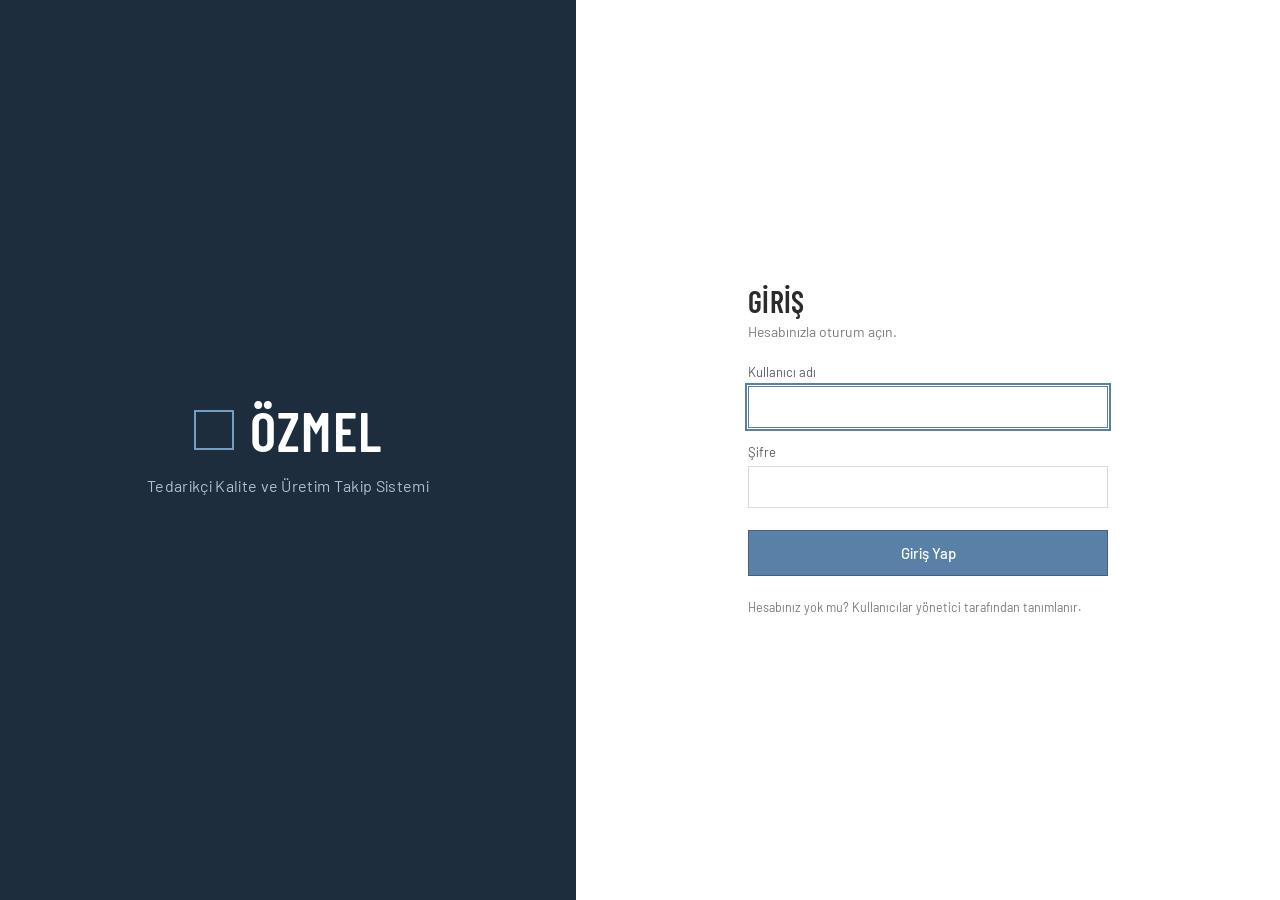
<file: v2/public/login.html>
<!doctype html>
<html lang="tr">
<head>
  <meta charset="utf-8">
  <meta name="viewport" content="width=device-width, initial-scale=1">
  <title>Özmel — Giriş</title>
  <link rel="preconnect" href="https://fonts.googleapis.com">
  <link rel="preconnect" href="https://fonts.gstatic.com" crossorigin>
  <link rel="stylesheet" href="https://fonts.googleapis.com/css2?family=Barlow:wght@400;500;600&family=Barlow+Condensed:wght@500;600;700&family=IBM+Plex+Mono:wght@400;500&display=swap">
  <style>
    /* Tasarım sistemiyle aynı tokenler (app.css :root'tan) — login bağımsız sayfa. */
    :root {
      --navy: #1d2d3d;
      --accent: #5980a6; --accent-500: #749dc4; --accent-600: #597ea3; --accent-700: #416180;
      --text: #2b2b2d;
      --neutral-100: #f5f5f8; --neutral-300: #d4d4d7; --neutral-400: #b7b7ba; --neutral-600: #7a7a7d; --neutral-700: #5d5d60;
      --divider: color-mix(in srgb, #1d1f20 16%, transparent);
      --danger: #a33a32; --danger-fill: #f5e2e0;
      --font-heading: "Barlow Condensed", system-ui, sans-serif;
      --font-body: "Barlow", system-ui, sans-serif;
    }
    * { box-sizing: border-box; }
    body { margin: 0; font-family: var(--font-body); color: var(--text); background: #fff; }

    .login { display: grid; grid-template-columns: 45% 1fr; min-height: 100vh; }

    /* Sol pano — koyu lacivert, ortada logo + tanım */
    .brandpane {
      background: var(--navy); color: #fff;
      display: flex; flex-direction: column; align-items: center; justify-content: center;
      gap: 16px; padding: 48px; text-align: center;
    }
    .logo { display: flex; align-items: center; gap: 16px; font-family: var(--font-heading);
      font-weight: 600; font-size: 56px; line-height: 1; text-transform: uppercase; letter-spacing: .02em; }
    .logo .mark { width: 40px; height: 40px; border: 2px solid var(--accent-500); flex: none; }
    .tag { font-size: 16px; line-height: 1.5; color: #aebfd0; max-width: 34ch; letter-spacing: .02em; }

    /* Sağ pano — beyaz, dikey ortalı form */
    .formpane { display: flex; align-items: center; justify-content: center; padding: 40px 32px; }
    .formcard { width: 100%; max-width: 360px; }
    .formcard h1 { font-family: var(--font-heading); font-size: 30px; font-weight: 600;
      text-transform: uppercase; letter-spacing: .01em; margin: 0 0 4px; }
    .formcard .lead { font-size: 14px; color: var(--neutral-600); margin: 0 0 24px; }

    .err { display: none; background: var(--danger-fill); border: 1px solid var(--danger);
      color: var(--danger); padding: 10px 12px; font-size: 14px; line-height: 1.4; margin-bottom: 18px; }

    .field { margin-bottom: 16px; }
    .field label { display: block; font-size: 13px; color: var(--neutral-700); margin-bottom: 6px; }
    .input { width: 100%; height: 42px; padding: 0 12px; font-family: var(--font-body); font-size: 15px;
      border: 1px solid var(--divider); background: #fff; border-radius: 0; }
    .input:focus { outline: 2px solid var(--accent); outline-offset: 1px; border-color: var(--accent); }

    .btn { width: 100%; height: 46px; margin-top: 6px; font-family: var(--font-body); font-size: 15px; font-weight: 500;
      background: var(--accent); color: #fff; border: 1px solid var(--accent-700); border-radius: 0; cursor: pointer; }
    .btn:hover:not(:disabled) { background: var(--accent-600); }
    .btn:disabled { opacity: .6; cursor: default; }

    .foot { margin-top: 22px; font-size: 12.5px; color: var(--neutral-600); line-height: 1.5; }

    /* Dar ekran (tablet): sol pano üste geçer, form tam genişlik */
    @media (max-width: 820px) {
      .login { grid-template-columns: 1fr; }
      .brandpane { padding: 32px 24px; gap: 10px; }
      .logo { font-size: 40px; }
      .logo .mark { width: 30px; height: 30px; }
      .tag { font-size: 14px; }
      .formpane { padding: 32px 24px 48px; }
    }
  </style>
</head>
<body>
  <div class="login">
    <div class="brandpane">
      <div class="logo"><span class="mark"></span>Özmel</div>
      <div class="tag">Tedarikçi Kalite ve Üretim Takip Sistemi</div>
    </div>

    <div class="formpane">
      <form class="formcard" id="login-form" autocomplete="on" novalidate>
        <h1>Giriş</h1>
        <p class="lead">Hesabınızla oturum açın.</p>

        <div class="err" id="err" role="alert"></div>

        <div class="field">
          <label for="username">Kullanıcı adı</label>
          <input class="input" id="username" name="username" type="text" autocomplete="username" autofocus required>
        </div>
        <div class="field">
          <label for="password">Şifre</label>
          <input class="input" id="password" name="password" type="password" autocomplete="current-password" required>
        </div>

        <button class="btn" id="submit" type="submit">Giriş Yap</button>

        <div class="foot">Hesabınız yok mu? Kullanıcılar yönetici tarafından tanımlanır.</div>
      </form>
    </div>
  </div>

  <script>
    // Giriş uç noktası v1 ile paylaşılan kök login.php (v2/public → iki üst dizin).
    const LOGIN_URL = '../../login.php';

    const form = document.getElementById('login-form');
    const errBox = document.getElementById('err');
    const btn = document.getElementById('submit');

    function showError(msg) { errBox.textContent = msg; errBox.style.display = 'block'; }
    function clearError() { errBox.style.display = 'none'; errBox.textContent = ''; }

    form.addEventListener('submit', async (e) => {
      e.preventDefault();
      clearError();
      const username = form.username.value.trim();
      const password = form.password.value;
      if (!username || !password) { showError('Kullanıcı adı ve şifre gerekli'); return; }

      btn.disabled = true;
      const label = btn.textContent;
      btn.textContent = 'Giriş yapılıyor…';
      const restore = () => { btn.disabled = false; btn.textContent = label; };

      try {
        const res = await fetch(LOGIN_URL, {
          method: 'POST',
          headers: { 'Content-Type': 'application/json' },
          body: JSON.stringify({ username, password })
        });
        const data = await res.json().catch(() => ({}));
        if (!res.ok) { showError(data.error || 'Kullanıcı adı veya şifre hatalı'); restore(); return; }

        localStorage.setItem('sessionToken', data.token);
        localStorage.setItem('sessionRole', data.role || 'editor');
        localStorage.setItem('sessionUser', data.displayName || 'Kullanıcı');
        location.href = 'index.html';
      } catch {
        showError('Sunucuya ulaşılamadı — bağlantınızı kontrol edin');
        restore();
      }
    });
  </script>
</body>
</html>
</file>
<file: public/css/app.css>
/* app.css — v2 ortak gorsel katman.
 *
 * Tasarim sistemiyle (tasarim/_ds/.../styles.css) tutarli: ayni tokenlar, ayni
 * bilesen siniflari, ayni "blueprint" dili (kare koseler, hairline kenar, tek aksan).
 * Buradaki eklemeler (drawer, fk-select, toast, states) ayni tokenlari kullanir. */

@import url('https://fonts.googleapis.com/css2?family=Barlow:wght@400;500;700&family=Barlow+Condensed:wght@400;600&family=IBM+Plex+Mono:wght@400;500&display=swap');

:root {
  --color-bg: #f2f2f3;
  --color-surface: #ffffff;
  --color-text: #1d1f20;
  --color-accent: #5980a6;
  --color-divider: color-mix(in srgb, #1d1f20 16%, transparent);

  --color-neutral-100: #f5f5f8; --color-neutral-200: #e7e7ea; --color-neutral-300: #d4d4d7;
  --color-neutral-400: #b7b7ba; --color-neutral-500: #98989b; --color-neutral-600: #7a7a7d;
  --color-neutral-700: #5d5d60; --color-neutral-800: #424244; --color-neutral-900: #2b2b2d;

  --color-accent-100: #eef6ff; --color-accent-200: #d6ebff; --color-accent-300: #b5d9fd;
  --color-accent-400: #94bce3; --color-accent-500: #749dc4; --color-accent-600: #597ea3;
  --color-accent-700: #416180; --color-accent-800: #2c455d; --color-accent-900: #1d2d3d;

  --color-success: #3f7a44; --color-success-fill: #e4efe4;
  --color-warning: #b3801a; --color-warning-fill: #f6ecd9;
  --color-danger:  #a33a32; --color-danger-fill:  #f5e2e0;

  /* Üretim Panosu (TV) — eşik tonları AYRI: iyi/orta arası 30 puan, uzaktan daha az kırmızı */
  --pano-iyi: #3f7a44; --pano-iyi-zemin: #e4efe4;
  --pano-orta: #b3801a; --pano-orta-zemin: #f6ecd9;
  --pano-kotu: #a33a32; --pano-kotu-zemin: #f5e2e0;

  --font-heading: "Barlow Condensed", system-ui, sans-serif;
  --font-body: "Barlow", system-ui, sans-serif;
  --font-mono: "IBM Plex Mono", ui-monospace, monospace;

  --space-1: 3.4px; --space-2: 6.8px; --space-3: 10.2px; --space-4: 13.6px;
  --space-6: 20.4px; --space-8: 27.2px;

  --radius: 0;  /* blueprint: kare */
  --shadow-md: 0 3px 10px color-mix(in srgb, #2b2b2d 16%, transparent);
  --shadow-lg: 0 12px 32px color-mix(in srgb, #2b2b2d 22%, transparent);
}

*, *::before, *::after { box-sizing: border-box; }
body { margin: 0; background: var(--color-bg); color: var(--color-text);
  font-family: var(--font-body); font-size: 15px; line-height: 1.55; }
h1, h2, h3, h4 { font-family: var(--font-heading); font-weight: 600; line-height: 1.12;
  letter-spacing: -0.01em; margin: 0; }
h2 { font-size: 32px; text-transform: uppercase; }
h3 { font-size: 20px; margin: var(--space-6) 0 var(--space-3); }
:focus { outline: none; }
:focus-visible { outline: 2px solid var(--color-accent); outline-offset: 2px; }
.text-muted { color: color-mix(in srgb, var(--color-text) 55%, transparent); }
.mono { font-family: var(--font-mono); }

/* — buttons — */
.btn { display: inline-flex; align-items: center; justify-content: center; gap: 6px;
  cursor: pointer; text-decoration: none; font-family: var(--font-heading); font-weight: 600;
  font-size: 14px; line-height: 1.2; color: var(--color-text);
  background: transparent; border: 1px solid var(--color-divider);
  padding: var(--space-2) calc(var(--space-3) * 1.2); border-radius: var(--radius); }
.btn:disabled { opacity: 0.45; cursor: not-allowed; }
.btn-primary { background: var(--color-accent); color: var(--color-bg); border-color: var(--color-accent); }
.btn-primary:hover:not(:disabled) { background: var(--color-accent-600); }
.btn-primary:active:not(:disabled) { background: var(--color-accent-700); }
.btn-secondary:hover:not(:disabled) { background: color-mix(in srgb, var(--color-text) 7%, transparent); }
.btn-ghost { border-color: transparent; color: var(--color-accent); padding-inline: var(--space-2); }
.btn-ghost:hover:not(:disabled) { background: color-mix(in srgb, var(--color-accent) 10%, transparent); }
.btn-danger { color: var(--color-danger); border-color: transparent; padding-inline: var(--space-2); }
.btn-danger:hover:not(:disabled) { background: var(--color-danger-fill); }
.btn-sm { font-size: 13px; padding: 4px 9px; }

/* — forms — */
.field { margin-bottom: var(--space-4); }
.field > label { display: block; font-size: 12px; margin-bottom: 5px;
  color: color-mix(in srgb, var(--color-text) 70%, transparent); }
.field > label .req { color: var(--color-danger); }
.input { width: 100%; min-height: 36px; padding: 6px 10px; font: inherit; font-size: 14px;
  color: var(--color-text); caret-color: var(--color-accent); background: var(--color-surface);
  border: 1px solid var(--color-divider); border-radius: var(--radius); }
.input:hover { border-color: color-mix(in srgb, var(--color-text) 45%, transparent); }
.input:focus-visible { border-color: var(--color-accent); }
textarea.input { min-height: 84px; resize: vertical; }
/* Şifre alanı: sağda göster/gizle göz düğmesi */
.pw-wrap { position: relative; display: block; }
.pw-wrap .input { width: 100%; padding-right: 40px; }
.pw-toggle { position: absolute; top: 1px; right: 1px; bottom: 1px; width: 36px; padding: 0;
  display: grid; place-items: center; background: none; border: 0; cursor: pointer; color: var(--color-neutral-600); }
.pw-toggle:hover { color: var(--color-neutral-800); }
.field.has-error .input, .field.has-error .fk { border-color: var(--color-danger); }
.field-error { display: block; margin-top: 4px; font-size: 12px; color: var(--color-danger); }
.seg { display: inline-flex; overflow: hidden; border: 1px solid var(--color-divider); border-radius: var(--radius); }
.seg-opt { display: inline-flex; align-items: center; gap: 6px; padding: 7px 12px; font-size: 13px; cursor: pointer; }
.seg-opt + .seg-opt { border-left: 1px solid var(--color-divider); }
.seg-opt:has(input:checked) { background: var(--color-accent); color: var(--color-bg); }
.seg-opt input { position: absolute; opacity: 0; width: 0; height: 0; }

/* — tags — */
.tag { display: inline-flex; align-items: center; font-size: 11px; letter-spacing: 0.02em;
  padding: 3px 9px; border-radius: var(--radius); }
.tag-neutral { background: var(--color-neutral-100); color: var(--color-neutral-800); }
.tag-accent { background: var(--color-accent-100); color: var(--color-accent-800); }
.tag-success { background: var(--color-success-fill); color: var(--color-success); }
.tag-danger { background: var(--color-danger-fill); color: var(--color-danger); }
.tag-warn { background: var(--color-warning-fill); color: var(--color-warning); }
.tag + .tag { margin-left: 4px; }

/* — app kabuk: koyu gruplu kenar cubugu + ust bar — */
.app { display: grid; grid-template-columns: 240px minmax(0, 1fr); height: 100vh; }

.sidebar { background: var(--color-accent-900); color: #e6ebf1; display: flex; flex-direction: column; overflow: hidden; }
.sidebar-brand { display: flex; align-items: center; gap: 12px; height: 60px; padding: 0 18px;
  border-bottom: 1px solid rgba(255,255,255,0.14); flex: none;
  font-family: var(--font-heading); font-weight: 700; font-size: 20px; letter-spacing: 0.05em; text-transform: uppercase; }
.sidebar-brand svg { height: 48px; width: auto; color: #fff; }
.sidebar-nav { flex: 1; overflow-y: auto; padding: 10px 0 28px; display: flex; flex-direction: column; gap: 2px; }
.nav-group { font-family: var(--font-mono); font-size: 10.5px; letter-spacing: 0.16em; color: #8397ac; padding: 14px 18px 6px; }
.sidebar-nav a { display: flex; align-items: center; height: 36px; padding: 0 18px; color: #e6ebf1;
  font-size: 14.5px; text-decoration: none; border-left: 3px solid transparent; }
.sidebar-nav a:hover { background: rgba(255,255,255,0.08); }
.sidebar-nav a[aria-current='page'] { background: rgba(255,255,255,0.12); color: #fff; font-weight: 500;
  border-left-color: var(--color-accent-500); padding-left: 15px; }
.sidebar-nav a .count { margin-left: auto; font-family: var(--font-mono); font-size: 11px; color: #93a7bc; }

.main { display: flex; flex-direction: column; overflow: hidden; min-width: 0; }
.topbar { height: 60px; flex: none; background: var(--color-neutral-100);
  border-bottom: 1px solid var(--color-neutral-300); display: flex; align-items: center; gap: 16px; padding: 0 24px; }
.topbar .crumb { font-family: var(--font-mono); font-size: 12px; color: var(--color-neutral-600); }
.topbar .right { margin-left: auto; display: flex; align-items: center; gap: 16px; }
.topbar .sep { width: 1px; height: 28px; background: var(--color-neutral-300); }
.lang { display: flex; border: 1px solid var(--color-neutral-300); font-family: var(--font-mono); font-size: 12px; }
.lang button { border: 0; background: none; padding: 5px 11px; cursor: pointer; color: var(--color-neutral-600); font: inherit; }
.lang button.on { background: var(--color-accent-900); color: #fff; }
.user { display: flex; align-items: center; gap: 10px; }
.user .avatar { width: 34px; height: 34px; background: var(--color-accent-200); border: 1px solid var(--color-accent-500);
  display: grid; place-items: center; font-family: var(--font-heading); font-size: 15px; font-weight: 600; color: var(--color-accent-800); }
.user .who { line-height: 1.25; }
.user .who .name { font-size: 14px; font-weight: 500; }
.topbar .logout { border: 1px solid var(--color-neutral-400); background: transparent; color: var(--color-neutral-700);
  font: inherit; font-size: 13px; height: 32px; padding: 0 12px; cursor: pointer; }
.topbar .logout:hover { background: var(--color-neutral-200); border-color: var(--color-neutral-500); }
.content { flex: 1; overflow: auto; padding: 24px 24px 40px; min-width: 0; }

/* form bolum basligi (uzun formlari gruplar, or. kod tanimlari) */
.form-section { margin: var(--space-6) 0 var(--space-3); }
.form-section:first-child { margin-top: 0; }
.form-section h4 { font-family: var(--font-heading); font-size: 15px; text-transform: uppercase; letter-spacing: 0.06em;
  color: var(--color-neutral-700); padding-bottom: 5px; border-bottom: 1px solid var(--color-divider); }

/* — module head + toolbar — */
.module-head { display: flex; align-items: center; justify-content: space-between; margin-bottom: var(--space-4); gap: var(--space-4); }
.toolbar { display: flex; align-items: center; gap: var(--space-3); margin-bottom: var(--space-3); }
.toolbar .search { flex: 0 1 320px; }
.toolbar .search input { padding-left: 30px; background-image:
  url("data:image/svg+xml,%3Csvg xmlns='http://www.w3.org/2000/svg' width='14' height='14' viewBox='0 0 24 24' fill='none' stroke='%237a7a7d' stroke-width='2'%3E%3Ccircle cx='11' cy='11' r='7'/%3E%3Cpath d='m21 21-4.3-4.3'/%3E%3C/svg%3E");
  background-repeat: no-repeat; background-position: 9px center; }

/* — table — */
.table-wrap { border: 1px solid var(--color-divider); background: var(--color-surface); }
.table { width: 100%; border-collapse: collapse; font-size: 14px; }
.table th { text-align: left; font-size: 11px; letter-spacing: 0.08em; text-transform: uppercase;
  color: color-mix(in srgb, var(--color-text) 60%, transparent);
  padding: var(--space-2) var(--space-3); border-bottom: 1px solid var(--color-divider); white-space: nowrap; }
.table td { padding: var(--space-2) var(--space-3);
  border-bottom: 1px solid color-mix(in srgb, var(--color-text) 8%, transparent); }
.table tbody tr:hover { background: color-mix(in srgb, var(--color-text) 4%, transparent); }
.table tr.is-active { background: var(--color-accent-100); }
.table tr.is-active:hover { background: var(--color-accent-200); }
.table td.actions { text-align: right; white-space: nowrap; width: 1%; }
@keyframes flash { from { background: var(--color-success-fill); } to { background: transparent; } }
.table tr.flash td { animation: flash 1.6s ease-out; }

/* Satır bayrağı sayacı (toolbar) + eksik-değer satırı/hücresi */
.toolbar .flag-host { margin-left: auto; }
.flag-chip { font: inherit; font-size: 12.5px; cursor: pointer; white-space: nowrap;
  padding: 5px 11px; border-radius: var(--radius);
  color: var(--color-warning); background: var(--color-warning-fill); border: 1px solid var(--color-warning); }
.flag-chip:hover { background: color-mix(in srgb, var(--color-warning) 22%, var(--color-warning-fill)); }
.flag-chip.on { background: var(--color-warning); color: #fff; }
.table tr.row-warn td:first-child { box-shadow: inset 3px 0 0 var(--color-warning); }
.cell-empty { color: var(--color-warning); font-style: italic; }

/* Facet (çoklu seçim) filtre çubuğu — tablo üstünde */
.facet-bar { display: flex; flex-wrap: wrap; gap: 6px; margin-bottom: var(--space-3); }
.facet-chip { font: inherit; font-size: 12.5px; cursor: pointer; padding: 4px 10px;
  background: var(--color-surface); border: 1px solid var(--color-divider);
  border-radius: var(--radius); color: var(--color-neutral-700); }
.facet-chip:hover { border-color: var(--color-neutral-500); }
.facet-chip.on { background: var(--color-accent); color: var(--color-bg); border-color: var(--color-accent); }
.facet-clear { font: inherit; font-size: 12.5px; cursor: pointer; padding: 4px 8px;
  background: none; border: 0; color: var(--color-neutral-600); text-decoration: underline; }

/* Durum rozeti — küçük, renkli, KARE köşe (border-radius 0) */
.status-badge { display: inline-block; font-size: 11.5px; font-weight: 500; line-height: 1.5;
  padding: 1px 8px; border-radius: 0; white-space: nowrap; }
.status-badge.warn    { background: var(--color-warning-fill); color: var(--color-warning); }
.status-badge.accent  { background: var(--color-accent-100);   color: var(--color-accent-800); }
.status-badge.neutral { background: var(--color-neutral-100);  color: var(--color-neutral-800); }
.status-badge.success { background: var(--color-success-fill); color: var(--color-success); }
.status-badge.danger  { background: var(--color-danger-fill);  color: var(--color-danger); }

.pager { display: flex; align-items: center; gap: var(--space-3); margin-top: var(--space-3); font-size: 13px; }
.pager .grow { flex: 1; }

/* — dialog (onay) — */
.dialog-backdrop { position: fixed; inset: 0; display: grid; place-items: center; padding: var(--space-4);
  background: color-mix(in srgb, var(--color-neutral-900) 50%, transparent); z-index: 60; }
.dialog { width: min(420px, 100%); display: flex; flex-direction: column; gap: var(--space-3);
  padding: var(--space-6); border: 1px solid var(--color-divider); background: var(--color-surface); box-shadow: var(--shadow-lg); }
.dialog-title { font-family: var(--font-heading); font-weight: 600; font-size: 20px; }
.dialog-body { font-size: 14px; opacity: 0.9; }
.dialog-actions { display: flex; justify-content: flex-end; gap: var(--space-2); margin-top: var(--space-2); }

/* — drawer (yan panel) — */
.drawer-backdrop { position: fixed; inset: 0; background: color-mix(in srgb, var(--color-neutral-900) 42%, transparent); z-index: 50; }
.drawer { position: fixed; top: 0; right: 0; height: 100vh; width: min(460px, 100%);
  background: var(--color-surface); border-left: 1px solid var(--color-divider); box-shadow: var(--shadow-lg);
  display: flex; flex-direction: column; z-index: 51; animation: drawer-in 0.16s ease-out; }
@keyframes drawer-in { from { transform: translateX(18px); opacity: 0.5; } to { transform: none; opacity: 1; } }
.drawer-head { display: flex; align-items: center; justify-content: space-between;
  padding: var(--space-4) var(--space-6); border-bottom: 1px solid var(--color-divider); }
.drawer-head .drawer-title { font-family: var(--font-heading); font-weight: 600; font-size: 22px; text-transform: uppercase; }
.drawer-body { padding: var(--space-6); overflow-y: auto; flex: 1; }
.drawer-actions { display: flex; justify-content: flex-end; gap: var(--space-2);
  padding: var(--space-4) var(--space-6); border-top: 1px solid var(--color-divider); }
.drawer-error { margin-bottom: var(--space-4); padding: var(--space-3); font-size: 13px;
  color: var(--color-danger); background: var(--color-danger-fill); border: 1px solid var(--color-danger); }

/* — fk-select — */
.fk { position: relative; }
.fk-control { min-height: 36px; display: flex; flex-wrap: wrap; align-items: center; gap: 4px;
  padding: 4px 8px; background: var(--color-surface); border: 1px solid var(--color-divider);
  border-radius: var(--radius); cursor: text; }
.fk-control.open { border-color: var(--color-accent); }
/* Metin (placeholder + tekil değer) tıklamayı yutmasın; tıklama alttaki kontrole
   geçsin (kontrolün TAMAMI tıklanabilir). Çipler hariç — onların × butonu var. */
.fk-placeholder, .fk-single { pointer-events: none; }
.fk-placeholder { color: color-mix(in srgb, var(--color-text) 45%, transparent); font-size: 14px; }
.fk-single { font-size: 14px; }
.fk-chip { display: inline-flex; align-items: center; gap: 5px; font-size: 12px;
  padding: 2px 7px; background: var(--color-accent-100); color: var(--color-accent-800); }
.fk-chip button { border: 0; background: none; cursor: pointer; color: inherit; font-size: 13px; line-height: 1; padding: 0; }

/* Gerekçe seçici (First-Off): sabit kutucuklar + serbest metin ekleme + çipler */
.chk-wrap { display: flex; flex-direction: column; gap: 10px; }
.chk-list { display: flex; flex-direction: column; gap: 7px; }
.chk-opt { display: flex; align-items: center; gap: 8px; font-size: 13.5px; cursor: pointer; }
.chk-opt input { flex: none; width: 16px; height: 16px; }
.chk-custom { display: flex; gap: 8px; }
.chk-custom .input { flex: 1; }
.chk-chips { display: flex; flex-wrap: wrap; gap: 6px; }
.fk-control .taginput { border: 0; outline: 0; background: none; font: inherit; font-size: 14px; flex: 1; min-width: 90px; padding: 2px; }
.fk-pop { position: absolute; z-index: 55; left: 0; right: 0; margin-top: 3px; background: var(--color-surface);
  border: 1px solid var(--color-accent); box-shadow: var(--shadow-md); max-height: 300px; display: flex; flex-direction: column; }
.fk-search { padding: var(--space-2); border-bottom: 1px solid var(--color-divider); }
.fk-warn { padding: 6px var(--space-3); font-size: 12px; color: var(--color-warning);
  background: var(--color-warning-fill); border-bottom: 1px solid var(--color-warning); }
.fk-list { overflow-y: auto; }
.fk-opt { display: grid; grid-template-columns: minmax(60px, auto) 1fr; gap: var(--space-3);
  padding: 7px var(--space-3); cursor: pointer; font-size: 14px; align-items: baseline; }
.fk-opt .code { font-family: var(--font-mono); font-size: 12.5px; color: var(--color-neutral-700); }
.fk-opt.active { background: var(--color-accent); color: var(--color-bg); }
.fk-opt.active .code { color: var(--color-bg); }
.fk-opt.selected::after { content: '✓'; color: var(--color-accent); }
.fk-opt.active.selected::after { color: var(--color-bg); }
.fk-empty { padding: var(--space-3); font-size: 13px; color: var(--color-neutral-600); }

/* — states — */
.skeleton { border: 1px solid var(--color-divider); background: var(--color-surface); }
.skeleton .sk-row { height: 40px; border-bottom: 1px solid color-mix(in srgb, var(--color-text) 6%, transparent);
  background: linear-gradient(90deg, transparent, color-mix(in srgb, var(--color-text) 5%, transparent), transparent);
  background-size: 200% 100%; animation: sk 1.2s ease-in-out infinite; }
@keyframes sk { from { background-position: 200% 0; } to { background-position: -200% 0; } }
.state { border: 1px solid var(--color-divider); background: var(--color-surface);
  padding: var(--space-8); text-align: center; }
.state .state-title { font-family: var(--font-heading); font-size: 18px; margin-bottom: var(--space-2); }
.state .state-msg { font-size: 14px; color: var(--color-neutral-700); margin-bottom: var(--space-4); }
.state.error { border-color: var(--color-danger); }
.state.error .state-title { color: var(--color-danger); }
.state.conflict { border-color: var(--color-warning); background: var(--color-warning-fill); text-align: left; padding: var(--space-4); }
.state.conflict .state-title { color: var(--color-warning); }

/* — toast — */
.toasts { position: fixed; bottom: var(--space-6); right: var(--space-6); display: flex; flex-direction: column;
  gap: var(--space-2); z-index: 80; }
.toast { min-width: 220px; max-width: 360px; padding: var(--space-3) var(--space-4); font-size: 14px;
  background: var(--color-neutral-900); color: #fff; box-shadow: var(--shadow-md);
  border-left: 3px solid var(--color-accent); animation: toast-in 0.18s ease-out; }
.toast.success { border-left-color: var(--color-success); }
.toast.danger { border-left-color: var(--color-danger); }
.toast.fade { opacity: 0; transition: opacity 0.3s ease; }
@keyframes toast-in { from { transform: translateY(8px); opacity: 0; } to { transform: none; opacity: 1; } }

.loading { padding: var(--space-6); color: var(--color-neutral-600); }

/* — çalışma saatleri özeti — */
.wh-summary { border: 1px solid var(--color-divider); background: var(--color-neutral-100); padding: 14px 16px; margin-bottom: 18px; }
.wh-timeline { font-family: var(--font-heading); font-size: 15px; text-transform: uppercase; letter-spacing: 0.06em; margin-bottom: 8px; }
.wh-stats { display: flex; flex-wrap: wrap; gap: 6px 22px; font-size: 13.5px; }
.wh-stats b { font-family: var(--font-mono); }
.wh-cols { display: grid; grid-template-columns: 1fr 1fr; gap: 0 28px; }
@media (max-width: 700px) { .wh-cols { grid-template-columns: 1fr; } }
/* Tekil kayıt formu; diğer modüller gibi başlık altında hemen başlar (üste hizalı). */
.wh-center { padding: 8px 0 24px; }
.wh-card { width: 100%; max-width: 880px; padding: 22px 24px; }

/* — ürün ağacı: açılır/kapanır hiyerarşi — */
.tree-wrap { border: 1px solid var(--color-divider); background: var(--color-surface); }
.tree-head, .tree-row { display: grid; grid-template-columns: minmax(0,1fr) 80px 80px 100px max-content; align-items: center; }
.tree-head { border-bottom: 1px solid var(--color-divider); }
.tree-head > div { font-size: 11px; letter-spacing: 0.08em; text-transform: uppercase;
  color: color-mix(in srgb, var(--color-text) 60%, transparent); padding: var(--space-2) var(--space-3); }
.tree-row { border-bottom: 1px solid color-mix(in srgb, var(--color-text) 8%, transparent); font-size: 14px; }
.tree-row:hover { background: color-mix(in srgb, var(--color-text) 4%, transparent); }
.tree-row.is-active { background: var(--color-accent-100); }
.tree-row > div { padding: var(--space-2) var(--space-3); }
.tree-node { display: flex; align-items: center; gap: 6px; min-width: 0; }
.tree-toggle { width: 18px; height: 18px; flex: none; display: grid; place-items: center; cursor: pointer;
  background: none; border: 0; color: var(--color-neutral-600); padding: 0; }
.tree-toggle.leaf { cursor: default; visibility: hidden; }
.tree-code { font-family: var(--font-mono); font-size: 12.5px; color: var(--color-accent-800); }
.tree-name { color: var(--color-neutral-800); overflow: hidden; text-overflow: ellipsis; white-space: nowrap; }
.tree-actions { text-align: right; white-space: nowrap; }
.tree-num { font-family: var(--font-mono); }

/* — rotalar: ürün seçici + zaman çizelgesi (referans v78 viewRoutes düzeni, v2 blueprint stili) — */
.part-picker { display: flex; gap: var(--space-4); align-items: flex-start; }
.part-list { width: 260px; flex: 0 0 260px; border: 1px solid var(--color-divider);
  background: var(--color-surface); max-height: 640px; overflow-y: auto; }
.part-list-item { padding: var(--space-3) var(--space-4); border-bottom: 1px solid var(--color-divider);
  cursor: pointer; font-size: 13px; }
.part-list-item:last-child { border-bottom: none; }
.part-list-item:hover { background: color-mix(in srgb, var(--color-text) 3%, transparent); }
.part-list-item.active { background: var(--color-accent-100);
  border-left: 3px solid var(--color-accent); padding-left: calc(var(--space-4) - 3px); }
.part-list-item .pn { font-family: var(--font-mono); font-size: 12.5px; font-weight: 600; }
.part-list-item .pmeta { font-size: 11px; color: var(--color-neutral-600); margin-top: 2px; }

.timeline { flex: 1; min-width: 0; }
.tl-cnc { font-family: var(--font-mono); font-size: 11px; text-transform: uppercase;
  letter-spacing: .06em; color: var(--color-neutral-500); margin: 18px 0 6px 40px; }
.tl-cnc:first-child { margin-top: 0; }
.tl-step { display: flex; gap: var(--space-4); }
.tl-marker-col { display: flex; flex-direction: column; align-items: center; }
.tl-num { min-width: 26px; height: 26px; padding: 0 5px; display: flex; align-items: center; justify-content: center;
  font-family: var(--font-mono); font-size: 11px; font-weight: 600; flex: 0 0 auto; z-index: 2;
  background: var(--color-surface); border: 2px solid var(--color-neutral-400);
  color: var(--color-neutral-600); }          /* KARE (radius:0) — v2 blueprint */
.tl-line { width: 2px; flex: 1; background: var(--color-neutral-400); margin: 2px 0; }
.tl-step:last-child .tl-line { display: none; }
.tl-content { padding-bottom: 22px; flex: 1; min-width: 0; }
.tl-title-row { display: flex; align-items: center; gap: 8px; margin-bottom: 5px; flex-wrap: wrap; }
.tl-title { font-weight: 600; font-size: 13.5px; }
.tl-variants { margin: 4px 0 6px; }
.tl-wc { display: flex; align-items: center; gap: 8px; margin-top: 5px; }
.tl-wc-name { font-size: 13px; }
.tl-wc-actions { margin-left: auto; white-space: nowrap; }
.tl-wc.flash { animation: flash 1.6s ease-out; }
.rt-note { font-size: 13px; color: var(--color-neutral-600); margin-top: 10px; }
.rt-drawer-note { font-size: 12.5px; line-height: 1.5; color: var(--color-neutral-600); }

/* Rotalar v2 (docs/Rotalar-v2.dc.html): iki kolonu DOLDURAN düzen — sol kolonda arama +
   ürün listesi, sağda panel + alt not; yükseklik flex ile bağlanır (sihirli sayı yok).
   Hepsi .rt-root altına kapsanır — Kapasiteler aynı .part-picker/.tl-* sınıflarını
   kullandığından ETKİLENMEZ. Paylaşılan .content düzenine dokunulmaz: .rt-root
   height:100% ile .content'i doldurur (kaydırma panellerin kendi içinde). */
.rt-root { height: 100%; display: flex; flex-direction: column; min-height: 0; }
.rt-head { flex: none; }
.rt-body { flex: 1; min-height: 0; display: grid; grid-template-columns: 272px minmax(0, 1fr);
  gap: 20px; align-items: stretch; overflow: hidden; }
.rt-col-left { min-width: 0; display: flex; flex-direction: column; min-height: 0; }
.rt-col-right { min-width: 0; display: flex; flex-direction: column; gap: 12px; min-height: 0; }
.rt-search { flex: none; padding-bottom: 10px; }
.rt-root .part-list { flex: 1; min-height: 0; width: auto; max-height: none; }
.rt-root .panel { flex: 1; min-height: 0; }
/* Panel başlığı: veri metni BÜYÜK HARFE ÇEVRİLMEZ (kod/ad sunucudan geldiği gibi) */
.rt-root .panel-head { flex: none; text-transform: none; padding: 14px 18px; }
.rt-root .panel-head h3 { font-family: var(--font-mono); font-size: 19px; font-weight: 500; color: var(--color-accent-800); margin: 0; }
.rt-root .panel-head .sub { font-family: var(--font-body); font-size: 13.5px; color: var(--color-neutral-700); }
.rt-root .panel-body { flex: 1; min-height: 0; overflow-y: auto; }
.rt-note { flex: none; font-size: 13px; color: var(--color-neutral-700); line-height: 1.5; margin-top: 0; }

/* Sol liste öğesi (tasarım: seçili accent-200 + inset sol çubuk) */
.rt-root .part-list-item { padding: 11px 13px; }
.rt-root .part-list-item.active { background: var(--color-accent-200);
  box-shadow: inset 3px 0 0 var(--color-accent); border-left: none; padding-left: 13px; }
.rt-root .part-list-item .pn { font-size: 13.5px; color: var(--color-accent-800); font-weight: 500; }
.rt-root .part-list-item .pname { font-size: 13px; color: var(--color-neutral-700);
  white-space: nowrap; overflow: hidden; text-overflow: ellipsis; }
.rt-root .part-list-item .pmeta { font-size: 12px; color: var(--color-neutral-600); }

/* Panel başlığı özeti (N adım · M operasyon) */
.rt-panel-title { display: flex; align-items: baseline; gap: 12px; min-width: 0; flex-wrap: wrap; }
.rt-panel-sum { font-family: var(--font-mono); font-size: 12px; color: var(--color-neutral-600); white-space: nowrap; }

/* Sıra kutusu (30×30, 1px): ana adım dolu aksan + beyaz; alt operasyon beyaz + hairline */
.rt-root .tl-num { width: 30px; height: 30px; min-width: 30px; border-width: 1px; font-size: 12.5px; }
.rt-root .tl-num.tl-main { background: var(--color-accent); border-color: var(--color-accent-700); color: #fff; }
.rt-root .tl-num.tl-sub { background: #fff; border-color: var(--color-neutral-400); color: var(--color-neutral-700); }
.rt-root .tl-line { width: 1px; background: var(--color-neutral-300); }
.rt-root .tl-step { gap: 14px; align-items: stretch; }

/* Adım başlığı + düğmeler (tasarım: satır içi, sarabilir; aksan-metin, hafif) */
.rt-root .tl-title-row { flex-wrap: wrap; min-height: 30px; }
.rt-root .tl-title { font-family: var(--font-heading); font-size: 18px; font-weight: 600; line-height: 1.15; }
.rt-root .tl-title-row .btn { height: 28px; padding: 0 10px; font-family: var(--font-body); font-weight: 400;
  font-size: 12.5px; color: var(--color-accent-700); border: 1px solid transparent; }
.rt-root .tl-title-row .btn:hover { background: var(--color-accent-100); }

/* İş merkezi satırı: rozet + ad + Düzenle (çerçeveli) / Sil (kırmızı çerçeveli) */
.rt-root .tl-wc { gap: 10px; margin-top: 6px; flex-wrap: wrap; }
.rt-root .tl-wc-name { font-size: 13.5px; }
.rt-root .tl-wc-actions { display: inline-flex; gap: 6px; }
.rt-root .tl-wc-actions .btn { height: 28px; padding: 0 10px; font-family: var(--font-body); font-weight: 400;
  font-size: 12.5px; background: #fff; border: 1px solid var(--color-neutral-400); color: var(--color-text); }
.rt-root .tl-wc-actions .btn:hover { background: var(--color-accent-200); border-color: var(--color-accent-500); }
.rt-root .tl-wc-actions .btn.tl-del { border-color: var(--color-danger); color: var(--color-danger); }
.rt-root .tl-wc-actions .btn.tl-del:hover { background: var(--color-danger-fill); border-color: var(--color-danger); }

/* Aktif hat yok uyarısı (yalnız Rotalar üretir) */
.tl-warn { margin-top: 8px; padding: 9px 12px; font-size: 13px; line-height: 1.5;
  color: var(--color-text); background: var(--color-warning-fill); border: 1px solid var(--color-warning); }
.tl-warn a { color: var(--color-accent-700); font-weight: 500; }

/* Arama sonucu boş — sol kolon (liste yerine) */
.rt-empty-search { flex: 1; display: flex; flex-direction: column; align-items: flex-start; gap: 12px;
  padding: 16px; background: var(--color-surface); border: 1px solid var(--color-neutral-400); }
.rt-empty-title { font-family: var(--font-heading); font-size: 14px; }

/* — katlanabilir blueprint paneli (ortak — core/collapsible.js) — */
/* Kutu + tıklanır başlık; Makine Durumu, Veri Kontrolü Uyarıları ve ileride başka
   ekranlar paylaşır. Panele özel içerik .cpanel-body içine gelir. */
.cpanel { position: relative; border: 1px solid var(--color-neutral-400); background: var(--color-surface); margin-bottom: 16px; }
.cpanel > .mreg { position: absolute; width: 9px; height: 9px; pointer-events: none; }   /* dört köşe registration işareti */
.cpanel > .mreg.tl { top: -1px; left: -1px; border-top: 2px solid var(--color-accent); border-left: 2px solid var(--color-accent); }
.cpanel > .mreg.tr { top: -1px; right: -1px; border-top: 2px solid var(--color-accent); border-right: 2px solid var(--color-accent); }
.cpanel > .mreg.bl { bottom: -1px; left: -1px; border-bottom: 2px solid var(--color-accent); border-left: 2px solid var(--color-accent); }
.cpanel > .mreg.br { bottom: -1px; right: -1px; border-bottom: 2px solid var(--color-accent); border-right: 2px solid var(--color-accent); }
.cpanel-head { display: flex; align-items: center; gap: 10px; padding: 12px 16px; cursor: pointer; user-select: none; }
.cpanel-head h3 { font-family: var(--font-heading); font-size: 15px; text-transform: uppercase; letter-spacing: 0.05em; margin: 0; }
.cpanel-caret { font-size: 11px; color: var(--color-neutral-600); width: 12px; text-align: center; }
.cpanel-dot { color: var(--color-neutral-400); }
.cpanel-meta { font-size: 13px; color: var(--color-neutral-700); }
.cpanel-right { margin-left: auto; }
.cpanel-body { border-top: 1px solid var(--color-neutral-200); }

/* — kapasiteler: makine durumu kart ızgarası + veri uyarıları (ortak .cpanel içinde) — */
.cap-mstat-strip { display: flex; align-items: center; gap: 12px; padding: 8px 16px; background: var(--color-neutral-100);
  border-bottom: 1px solid var(--color-neutral-200); font-size: 12.5px; }
.cap-mstat-sort { display: flex; gap: 4px; }
.cap-sort-btn { border: 1px solid var(--color-neutral-400); background: transparent; color: var(--color-neutral-700);
  font: inherit; padding: 2px 10px; cursor: pointer; }
.cap-sort-btn.on { background: var(--color-accent); border-color: var(--color-accent); color: var(--color-bg); }
.cap-mstat-hint { color: var(--color-neutral-600); }
.cap-mstat-strip-note { margin-left: auto; font-family: var(--font-mono); font-size: 11.5px; color: var(--color-neutral-600); }
.cap-mstat-grid { display: grid; grid-template-columns: repeat(auto-fill, minmax(322px, 1fr)); gap: 14px; align-items: stretch; padding: 16px; }
.cap-mstat-card { border: 1px solid var(--color-neutral-300); background: var(--color-surface); display: flex; flex-direction: column; }
.cap-mstat-card-hd { padding: 10px 12px; border-bottom: 1px solid var(--color-neutral-200);
  display: grid; grid-template-columns: minmax(0,1fr) auto; grid-template-areas: "top total" "bar total"; gap: 5px 10px; align-items: center; }
.cap-mstat-card-top { grid-area: top; display: flex; align-items: baseline; gap: 8px; min-width: 0; }
.cap-mstat-card-name { font-weight: 600; font-size: 13.5px; white-space: nowrap; overflow: hidden; text-overflow: ellipsis; }
.cap-mstat-card-ops { font-size: 11px; color: var(--color-neutral-600); white-space: nowrap; }
.cap-mstat-bar { grid-area: bar; height: 6px; background: var(--color-neutral-200); }
.cap-mstat-bar > i { display: block; height: 100%; background: var(--color-accent); }
.cap-mstat-bar > i.warn { background: var(--color-warning); }
.cap-mstat-card-total { grid-area: total; font-size: 15px; font-weight: 600; text-align: right; align-self: center; }
.cap-mstat-rows { display: flex; flex-direction: column; }
.cap-mstat-row { display: grid; grid-template-columns: 92px minmax(0,1fr) 92px; align-items: center; gap: 10px;
  height: 32px; padding: 0 12px; font-size: 12.5px; color: var(--color-text); text-decoration: none;
  border-bottom: 1px solid var(--color-neutral-100); }
.cap-mstat-row:last-child { border-bottom: none; }
.cap-mstat-row:hover { background: var(--color-accent-100); }
/* kod hücresi: iş emri no küçük ön-ek + ürün kodu (spec'in 3 kolonu korunur) */
.cap-mstat-code { display: flex; align-items: baseline; gap: 5px; min-width: 0; font-family: var(--font-mono); }
.cap-mstat-wo { flex: none; max-width: 44px; font-size: 10px; color: var(--color-neutral-500);
  white-space: nowrap; overflow: hidden; text-overflow: ellipsis; }
.cap-mstat-codev { min-width: 0; white-space: nowrap; overflow: hidden; text-overflow: ellipsis; }
.cap-mstat-op { min-width: 0; white-space: nowrap; overflow: hidden; text-overflow: ellipsis; color: var(--color-neutral-700); }
.cap-mstat-rem { text-align: right; }
.cap-mstat-more { border: none; border-top: 1px solid var(--color-neutral-200); background: transparent;
  color: var(--color-accent); font: inherit; font-size: 12px; padding: 7px 12px; text-align: left; cursor: pointer; }
.cap-mstat-more:hover { background: var(--color-neutral-100); }
.cap-mstat-empty { padding: 28px 16px; text-align: center; }
.cap-mstat-empty-title { font-weight: 600; font-size: 14px; margin-bottom: 4px; }
.cap-mstat-empty-msg { font-size: 13px; color: var(--color-neutral-600); }
.cap-warn-row { display: flex; align-items: center; gap: 8px; padding: 10px 14px;
  border-bottom: 1px solid var(--color-divider); font-size: 13px; }
.cap-warn-row:last-child { border-bottom: none; }
.cap-warn-row .grow { margin-left: auto; }
.tl-num.bottleneck { border-color: var(--color-danger); color: var(--color-danger); }
.cap-edit-row { display: flex; align-items: center; gap: 10px; margin-top: 8px; flex-wrap: wrap; font-size: 12.5px; }
.cap-edit-row .cap-active { display: flex; align-items: center; gap: 5px; cursor: pointer; }
.cap-input { width: 110px; }
.cap-min-wrap { display: flex; align-items: center; gap: 5px; padding-left: 10px; border-left: 1px solid var(--color-divider); }
.cap-min-input { width: 84px; }
.cap-note { font-size: 13px; color: var(--color-neutral-600); margin-top: 10px; }

/* — ilerleme çubuğu (iş emirleri) — */
.progress { display: flex; align-items: center; gap: 8px; }
.progress .bar { flex: 1; height: 7px; background: var(--color-neutral-200); min-width: 60px; }
.progress .bar > i { display: block; height: 100%; background: var(--color-accent); }
.progress .bar > i.full { background: var(--color-success); }
.progress .pct { font-family: var(--font-mono); font-size: 12px; color: var(--color-neutral-700); min-width: 34px; text-align: right; }

/* — iki kolonlu düzen (üretim girişi) — */
.split { display: grid; grid-template-columns: 390px minmax(0,1fr); gap: 20px; align-items: start; }
@media (max-width: 920px) { .split { grid-template-columns: 1fr; } }
.panel { border: 1px solid var(--color-divider); background: var(--color-surface); }
.panel-head { padding: 10px 14px; border-bottom: 1px solid var(--color-divider); display: flex;
  justify-content: space-between; align-items: baseline; font-family: var(--font-heading);
  font-size: 15px; text-transform: uppercase; letter-spacing: 0.05em; }
.panel-head .sub { font-family: var(--font-mono); font-size: 11px; color: var(--color-neutral-600); }
.panel-body { padding: 16px; }

/* — haftalık plan ızgarası (üretim planı) — */
.week-nav { display: flex; align-items: center; gap: 10px; }
.wgrid { border: 1px solid var(--color-divider); overflow: auto; background: var(--color-surface); }
.wgrid table { border-collapse: collapse; width: 100%; font-size: 13.5px; }
.wgrid th, .wgrid td { border: 1px solid color-mix(in srgb, var(--color-text) 10%, transparent); padding: 6px 8px; text-align: center; }
.wgrid th { background: var(--color-neutral-100); font-family: var(--font-heading); text-transform: uppercase; font-size: 11px; letter-spacing: 0.05em; }
.wgrid th .date { display: block; font-family: var(--font-mono); font-size: 10.5px; color: var(--color-neutral-600); font-weight: 400; }
.wgrid td.wc { text-align: left; white-space: nowrap; font-weight: 500; }
.wgrid td.wc .cap { display: block; font-family: var(--font-mono); font-size: 10.5px; color: var(--color-neutral-600); font-weight: 400; }
.wgrid td.cell { cursor: pointer; font-family: var(--font-mono); color: var(--color-neutral-500); }
.wgrid td.cell.has { background: var(--color-accent-100); color: var(--color-accent-900); font-weight: 500; }
.wgrid td.cell:hover { outline: 2px solid var(--color-accent); outline-offset: -2px; }

/* — üretim planı v2: hafta şeridi + satır içi düzenlenen ızgara + üç özet — */
.mp-weekbar { display: flex; align-items: center; gap: 10px; margin-bottom: 14px; }
.mp-weekbar .grow { flex: 1; }
.mp-weeklabel { font-family: var(--font-heading); font-size: 17px; letter-spacing: 0.02em; }
.mp-panel { border: 1px solid var(--color-divider); border-bottom: none; background: var(--color-surface); }
.mp-panel-hd { display: flex; align-items: center; gap: 14px; padding: 10px 14px; flex-wrap: wrap; }
.mp-panel-hd h3 { font-family: var(--font-heading); font-size: 15px; text-transform: uppercase; letter-spacing: 0.05em; margin: 0; }
.mp-panel-hd .grow { flex: 1; }
.mp-check { display: flex; align-items: center; gap: 6px; font-size: 12.5px; color: var(--color-neutral-700); cursor: pointer; }
.mp-group-toggle { display: flex; gap: 4px; }
.mp-grp-btn { border: 1px solid var(--color-neutral-400); background: transparent; color: var(--color-neutral-700);
  font: inherit; font-size: 12.5px; padding: 3px 12px; cursor: pointer; }
.mp-grp-btn.on { background: var(--color-accent); border-color: var(--color-accent); color: var(--color-bg); }

.mp-grid table { table-layout: fixed; }
.mp-grid th.mp-mcol, .mp-grid td.mp-mcol { width: 210px; text-align: left; white-space: normal; }
.mp-grid th:not(.mp-mcol) { min-width: 130px; }
.mp-grid td { vertical-align: top; }
.mp-grid th.mp-today { background: var(--color-accent-200); }
.mp-grid td.mp-today { background: var(--color-accent-100); }
.mp-grid th.mp-weekend { background: var(--color-neutral-200); }
.mp-grid td.mp-weekend { background: var(--color-neutral-100); }
.mp-mname { font-weight: 500; }
.mp-mop { font-family: var(--font-mono); font-size: 10.5px; color: var(--color-neutral-600); }
.mp-mcol.mp-indent { padding-left: 32px; }
.mp-opgroup td { background: var(--color-neutral-100); text-align: left; cursor: pointer; user-select: none;
  font-family: var(--font-mono); font-size: 10.5px; text-transform: uppercase; letter-spacing: 0.04em; }
.mp-caret { color: var(--color-neutral-600); }
.mp-opcount { color: var(--color-neutral-500); }
.mp-cell { text-align: left; }
.mp-sel { width: 100%; height: 30px; font-family: var(--font-mono); font-size: 11.5px; padding: 0 4px;
  border: 1px solid var(--color-neutral-300); background: var(--color-surface); }
.mp-target { width: 100%; height: 26px; margin-top: 4px; font-family: var(--font-mono); font-size: 12px;
  text-align: right; padding: 0 5px; border: 1px solid var(--color-neutral-300); background: var(--color-surface); }
.mp-target.mp-over { border: 2px solid var(--color-danger); background: var(--color-danger-fill); }
.mp-wonote { margin-top: 3px; font-family: var(--font-mono); font-size: 9.5px; color: var(--color-neutral-600); }
.mp-capnote { margin-top: 2px; font-size: 10px; color: var(--color-danger); }
.mp-sel:disabled, .mp-target:disabled { opacity: 0.45; cursor: not-allowed; }

.mp-summaries { display: flex; flex-direction: column; gap: 16px; margin-top: 20px; }
.mp-sum { border: 1px solid var(--color-divider); background: var(--color-surface); overflow: auto; }
.mp-sum-title { padding: 9px 12px; border-bottom: 1px solid var(--color-divider);
  font-family: var(--font-heading); font-size: 13px; text-transform: uppercase; letter-spacing: 0.05em; }
.mp-sum table { border-collapse: collapse; width: 100%; font-size: 12px; }
.mp-sum th, .mp-sum td { border: 1px solid color-mix(in srgb, var(--color-text) 8%, transparent); padding: 5px 7px; text-align: right; }
.mp-sum th:first-child, .mp-sum td:first-child { text-align: left; white-space: nowrap; }
.mp-sum th { background: var(--color-neutral-100); font-family: var(--font-heading); text-transform: uppercase;
  font-size: 10px; letter-spacing: 0.04em; }
.mp-sum-total { font-weight: 600; background: var(--color-neutral-100); }
.mp-sum-empty { text-align: left; color: var(--color-neutral-600); font-size: 12.5px; }

/* — üretim raporu (salt okunur pano) — */
.ur-bar { display: flex; align-items: center; gap: 14px; flex-wrap: wrap; }
.ur-modes { display: flex; gap: 4px; }
.ur-mode { border: 1px solid var(--color-neutral-400); background: transparent; color: var(--color-neutral-700);
  font: inherit; font-size: 13px; padding: 5px 14px; cursor: pointer; }
.ur-mode.on { background: var(--color-accent-900); border-color: var(--color-accent-900); color: #fff; }
.ur-nav { display: flex; align-items: center; gap: 10px; margin-left: auto; flex-wrap: wrap; }
.ur-period { font-family: var(--font-heading); font-size: 15px; letter-spacing: 0.02em; }
/* KPI değeri renk tonları (mevcut .kpi kartı üzerine) */
.kpi-value.accent { color: var(--color-accent-500); }
.kpi-value.success { color: var(--color-success); }
.kpi-value.warning { color: var(--color-warning); }
.kpi-value.danger { color: var(--color-danger); }
/* uyarı satırları */
.ur-warn { display: flex; gap: 8px; align-items: flex-start; padding: 9px 16px; font-size: 13px;
  border-bottom: 1px solid var(--color-divider); }
.ur-warn:last-child { border-bottom: none; }
.ur-warn-ic { color: var(--color-warning); }
/* tablolar: sayı kolonları sağa hizalı, mono */
.ur-table th.num, .ur-table td.num { text-align: right; }
.ur-table td.mono, .ur-table th.num { font-family: var(--font-mono); }
.ur-table .ur-dayname { color: var(--color-neutral-600); font-family: var(--font-body); font-size: 12px; margin-left: 4px; }
.ur-today-row td { background: var(--color-accent-100); }
.ur-barcol { width: 200px; }
.ur-bar-track { height: 8px; background: var(--color-neutral-200); overflow: hidden; }
.ur-bar-track > i { display: block; height: 100%; }
/* trend: çubuk = gerçek, dikey çizgi = plan */
.ur-trend-track { position: relative; height: 10px; background: var(--color-neutral-100); }
.ur-trend-track > i { display: block; height: 100%; background: var(--color-accent-400); }
.ur-trend-track > b { position: absolute; top: -2px; bottom: -2px; width: 2px; background: var(--color-accent-900); }
.ur-note { padding: 8px 16px 0; font-size: 12.5px; color: var(--color-neutral-600); }

/* — Verimlilik (iş emri bazında plan/gerçekleşme; ur-table iskeletini paylaşır) — */
.vr-table tbody tr.vr-row { cursor: pointer; }
.vr-table .vr-wo { font-size: 12px; color: var(--color-neutral-600); margin-top: 1px; }
.vr-empty { display: flex; flex-direction: column; align-items: center; justify-content: center;
  gap: 14px; padding: 72px 24px; text-align: center; }
.vr-empty-mark { width: 44px; height: 44px; border: 1px solid var(--color-neutral-400); }
.vr-empty-title { font-family: var(--font-heading); font-size: 26px; font-weight: 600; }
.vr-empty-msg { margin: 0; font-size: 14.5px; color: var(--color-neutral-700); max-width: 52ch; line-height: 1.6; }

/* — tekrarlı satır editörü (ölçümler / karakteristikler) — */
.rows-ed { border: 1px solid var(--color-divider); }
.rows-ed .rows-head { display: grid; gap: 8px; padding: 6px 8px; border-bottom: 1px solid var(--color-divider);
  font-size: 11px; letter-spacing: 0.06em; text-transform: uppercase; color: var(--color-neutral-600); }
.rows-ed .row-line { display: grid; gap: 8px; align-items: center; padding: 6px 8px; }
/* Grid item'lar (özellikle FkSelect) küçülebilsin — yoksa min-width:auto taşırıp
   son kolonu (× butonu) çerçevenin dışına iter. */
.rows-ed .row-line > * { min-width: 0; }
.rows-ed .row-line + .row-line { border-top: 1px solid color-mix(in srgb, var(--color-text) 8%, transparent); }
.rows-ed .row-x { border: 0; background: none; cursor: pointer; color: var(--color-danger);
  font-size: 16px; line-height: 1; padding: 4px; justify-self: end; }
.rows-ed .rows-empty { padding: 8px; font-size: 13px; color: var(--color-neutral-600); }
.rows-ed-add { margin-top: 6px; }
.rows-ed .input, .rows-ed .fk-control { min-height: 32px; }
.char-block { border: 1px solid var(--color-divider); margin-bottom: 10px; }
.char-block .char-head { display: grid; grid-template-columns: 1fr auto; gap: 8px; align-items: center;
  padding: 8px; background: var(--color-neutral-100); border-bottom: 1px solid var(--color-divider); }
.char-block .char-head > * { min-width: 0; }
.char-block .char-head .row-x { justify-self: end; }
.char-block .char-body { padding: 8px; display: grid; grid-template-columns: repeat(2, 1fr); gap: 8px 12px; }
.char-block .char-body > * { min-width: 0; }   /* alanlar taşmasın */
.char-block .char-values { grid-column: 1 / -1; }

/* — genişleyen satır + ölçüm detayı — */
.table th.expander, .table td.expander { width: 1%; padding-right: 0; }
.table td.expander .tree-toggle { visibility: visible; }
.table .detail-row > .detail-cell { padding: 0; background: var(--color-neutral-100);
  border-bottom: 1px solid var(--color-divider); }
.meas-detail { padding: 10px 16px; display: flex; flex-direction: column; gap: 8px; }
.meas-detail .mrow { display: grid; grid-template-columns: 220px 1fr auto; gap: 14px; align-items: baseline; font-size: 13.5px; }
.meas-detail .mloc { font-weight: 500; min-width: 0; }
.meas-detail .limits { display: block; font-size: 11px; color: var(--color-neutral-600); font-family: var(--font-mono); font-weight: 400; }
.meas-detail .mvals { font-family: var(--font-mono); display: flex; flex-wrap: wrap; gap: 4px 10px; min-width: 0; }
.meas-detail .v.out { color: var(--color-danger); font-weight: 700; }
.meas-detail .mstat { font-size: 12px; white-space: nowrap; }
.meas-detail .mstat.ok { color: var(--color-success); }
.meas-detail .mstat.bad { color: var(--color-danger); }
.meas-detail .empty { font-size: 13px; color: var(--color-neutral-600); }

/* Çocuk-kayıt detayı (genişleyen satır): mini tablo / alan ızgarası / etiketler */
.child-detail { padding: 10px 16px; }
.child-detail .cd-empty { font-size: 13px; color: var(--color-neutral-600); }
.cd-table { width: 100%; border-collapse: collapse; font-size: 13px; }
.cd-table th { text-align: left; font-weight: 600; color: var(--color-neutral-600);
  font-size: 11px; text-transform: uppercase; letter-spacing: .04em; padding: 3px 14px 5px 0; }
.cd-table td { padding: 4px 14px 4px 0; border-top: 1px solid var(--color-divider); }
.cd-table .mono { font-family: var(--font-mono); }
.cd-fields { display: grid; grid-template-columns: repeat(auto-fill, minmax(200px, 1fr)); gap: 9px 22px; }
.cd-field { display: flex; flex-direction: column; gap: 2px; min-width: 0; }
.cd-field .cd-k { font-size: 11px; color: var(--color-neutral-600); text-transform: uppercase; letter-spacing: .04em; }
.cd-field .cd-v { font-size: 13.5px; }
.cd-field .cd-v.mono { font-family: var(--font-mono); }
.cd-chips { display: flex; flex-wrap: wrap; gap: 6px; align-items: center; }

/* Sipariş detay paneli — bölüm başlıkları, çapraz bağlantı, tıklanabilir satır */
.order-detail { padding: 4px 0 10px; }
.order-detail .child-detail { padding-top: 2px; padding-bottom: 2px; }
.cd-sectitle { font-family: var(--font-heading); font-size: 12.5px; font-weight: 600;
  text-transform: uppercase; letter-spacing: .04em; color: var(--color-neutral-600);
  margin: 14px 0 6px; padding: 0 16px; }
.cd-sectitle.first { margin-top: 4px; }
.xlink { color: var(--color-accent-800); text-decoration: none; border-bottom: 1px solid transparent; }
.xlink:hover { border-bottom-color: currentColor; }
.child-detail .cd-table tr.clickable { cursor: pointer; }
.child-detail .cd-table tr.clickable:hover td { background: var(--color-neutral-100); }
.table tbody tr.row-expandable { cursor: pointer; }

/* — Global arama (Cmd/Ctrl+K) — */
.topsearch { display: inline-flex; align-items: center; gap: 8px; height: 32px; padding: 0 8px 0 10px;
  background: var(--color-neutral-100); border: 1px solid var(--color-divider); color: var(--color-neutral-600);
  font-family: var(--font-body); font-size: 13px; cursor: pointer; }
.topsearch:hover { border-color: var(--color-neutral-400); color: var(--color-neutral-700); }
.topsearch .ts-ico { font-size: 15px; line-height: 1; }
.topsearch .ts-label { min-width: 92px; text-align: left; }
.topsearch .ts-kbd { font-family: var(--font-mono); font-size: 11px; color: var(--color-neutral-600);
  border: 1px solid var(--color-divider); padding: 1px 5px; background: #fff; }
@media (max-width: 760px) { .topsearch .ts-label { display: none; } }

.gsearch-backdrop { position: fixed; inset: 0; background: rgba(20, 25, 32, .35);
  display: flex; align-items: flex-start; justify-content: center; padding-top: 12vh; z-index: 1000; }
.gsearch { width: min(600px, 92vw); background: #fff; border: 1px solid var(--color-divider);
  box-shadow: 0 20px 60px rgba(0, 0, 0, .25); display: flex; flex-direction: column; max-height: 70vh; }
.gsearch-head { display: flex; align-items: center; gap: 10px; padding: 12px 14px; border-bottom: 1px solid var(--color-divider); }
.gsearch-ico { font-size: 18px; color: var(--color-neutral-600); }
.gsearch-input { flex: 1; border: 0; outline: none; background: none; color: var(--color-text);
  font-family: var(--font-body); font-size: 16px; }
.gsearch-esc { border: 1px solid var(--color-divider); background: var(--color-neutral-100); color: var(--color-neutral-600);
  font-family: var(--font-mono); font-size: 11px; padding: 3px 7px; cursor: pointer; }
.gsearch-list { overflow-y: auto; padding: 6px; }
.gsearch-hint { padding: 18px 12px; color: var(--color-neutral-600); font-size: 13.5px; text-align: center; }
.gsearch-group { font-family: var(--font-heading); font-size: 11px; font-weight: 600; text-transform: uppercase;
  letter-spacing: .05em; color: var(--color-neutral-600); padding: 10px 10px 4px; }
.gsearch-item { display: flex; align-items: baseline; gap: 10px; padding: 8px 10px; cursor: pointer; }
.gsearch-item.active { background: color-mix(in srgb, var(--color-accent) 12%, #fff); }
.gsearch-item .gs-label { flex: 1; font-size: 14px; color: var(--color-text); }
.gsearch-item .gs-meta { font-size: 12px; color: var(--color-neutral-600); font-family: var(--font-mono); }

/* — salt okunur panolar: Genel Bakış & Satış Raporları — */
.kpis { display: grid; grid-template-columns: repeat(auto-fit, minmax(220px, 1fr)); gap: 16px; margin-bottom: 20px; }
.kpi { background: var(--color-surface); border: 1px solid var(--color-divider); padding: 18px; }
.kpi-title { font-family: var(--font-heading); font-size: 13px; text-transform: uppercase; letter-spacing: .1em; color: var(--color-neutral-700); }
.kpi-value { font-family: var(--font-mono); font-size: 34px; line-height: 1; margin: 10px 0 6px; }
.kpi-value.danger { color: var(--color-danger); }
.kpi-detail { font-size: 13px; color: var(--color-neutral-600); }

.panels { display: flex; flex-wrap: wrap; gap: 20px; align-items: stretch; }
.panel { background: var(--color-surface); border: 1px solid var(--color-divider); min-width: 0; display: flex; flex-direction: column; }
.panel-wide { flex: 1 1 560px; }
.panel-side { flex: 1 1 380px; }
.panel-hd { padding: 14px 18px; border-bottom: 1px solid var(--color-divider); display: flex; align-items: baseline; gap: 10px; flex-wrap: wrap; }
.panel-hd h3 { font-family: var(--font-heading); font-size: 20px; font-weight: 600; text-transform: uppercase; margin: 0; }
.panel-hd .sub { font-size: 13px; color: var(--color-neutral-600); }
.panel-bd { padding: 16px 18px; }
.panel-empty { padding: 20px 18px; font-size: 13.5px; color: var(--color-neutral-600); }

/* iş merkezi doluluk çubukları */
.load-row { display: grid; grid-template-columns: 190px minmax(0, 1fr) 78px; align-items: center; gap: 14px; }
.load-row + .load-row { margin-top: 14px; }
.load-name { font-size: 14px; overflow: hidden; text-overflow: ellipsis; white-space: nowrap; }
.load-bar { height: 16px; background: var(--color-neutral-200); position: relative; display: block; }
.load-bar > i { position: absolute; left: 0; top: 0; bottom: 0; background: var(--color-accent); }
.load-bar > i.warn { background: var(--color-warning); }
.load-bar > i.over { background: var(--color-danger); }
.load-val { font-family: var(--font-mono); font-size: 13.5px; text-align: right; color: var(--color-neutral-700); }
.load-val.warn { color: var(--color-warning); }
.load-val.over { color: var(--color-danger); }

/* son kalite kayıtları listesi */
.q-row { display: grid; grid-template-columns: 100px minmax(0, 1fr) auto; align-items: center; gap: 12px; padding: 0 18px; height: 44px; border-bottom: 1px solid var(--color-neutral-200); }
.q-row:last-child { border-bottom: 0; }
.q-code { font-family: var(--font-mono); font-size: 13px; color: var(--color-accent-800); }
.q-measure { font-size: 14px; overflow: hidden; text-overflow: ellipsis; white-space: nowrap; }
.q-result { display: inline-flex; align-items: center; gap: 7px; font-size: 13.5px; justify-content: flex-end; white-space: nowrap; }
.q-dot { width: 7px; height: 7px; flex: none; background: var(--color-neutral-400); }
.q-dot.ok { background: var(--color-success); }
.q-dot.bad { background: var(--color-danger); }

/* satış raporları: aylık çubuk grafiği + kırılım barları + filtre + boş hal */
.rep-filter { display: flex; flex-wrap: wrap; gap: 14px; align-items: flex-end; margin-bottom: 20px; }
.rep-filter .field { margin: 0; }
.rep-filter .field label { display: block; font-size: 12px; color: var(--color-neutral-700); margin-bottom: 4px; }
.rep-note { font-size: 12.5px; color: var(--color-neutral-600); margin: -8px 0 20px; }
.bars { display: flex; align-items: flex-end; gap: 12px; height: 160px; }
.bar-col { flex: 1; display: flex; flex-direction: column; align-items: center; justify-content: flex-end; gap: 6px; min-width: 0; }
.bar-fill { width: 100%; background: var(--color-accent-300); min-height: 3px; }
.bar-val { font-family: var(--font-mono); font-size: 11px; color: var(--color-neutral-700); }
.bar-label { font-family: var(--font-mono); font-size: 11px; color: var(--color-neutral-600); }
.brk-row { display: grid; grid-template-columns: 160px minmax(0, 1fr) 84px; gap: 12px; align-items: center; }
.brk-row + .brk-row { margin-top: 12px; }
.brk-name { font-size: 13.5px; overflow: hidden; text-overflow: ellipsis; white-space: nowrap; }
.brk-name small { color: var(--color-neutral-600); }
.brk-bar { height: 14px; background: var(--color-neutral-200); position: relative; display: block; }
.brk-bar > i { position: absolute; left: 0; top: 0; bottom: 0; background: var(--color-accent-300); }
.brk-val { font-family: var(--font-mono); font-size: 12.5px; text-align: right; color: var(--color-neutral-600); }
.rep-empty { background: var(--color-surface); border: 1px solid var(--color-divider);
  display: flex; flex-direction: column; align-items: center; justify-content: center; gap: 14px;
  padding: 64px 24px; text-align: center; }
.rep-empty .icon { width: 44px; height: 44px; border: 1px solid var(--color-neutral-400); }
.rep-empty h3 { font-family: var(--font-heading); font-size: 26px; font-weight: 600; text-transform: uppercase; margin: 0; }
.rep-empty p { margin: 0; font-size: 14.5px; color: var(--color-neutral-700); max-width: 52ch; line-height: 1.6; }
.rep-empty .acts { display: flex; gap: 10px; margin-top: 6px; flex-wrap: wrap; justify-content: center; }

/* Üretim Panosu (TV) — salt görüntüleme, otomatik yenilenen. Tipografi uzaktan
   okunacak kadar büyük (başlık 46 / KPI 58 / kart 44 px). Renkler dinamik → satır içi. */
.pano-root { display: flex; flex-direction: column; gap: 26px; background: var(--color-surface); }
.pano-root:fullscreen { padding: 30px 34px 34px; overflow-y: auto; }

.pano-head { display: flex; align-items: flex-start; gap: 24px;
  border-bottom: 1px solid var(--color-neutral-400); padding-bottom: 20px; }
.pano-title { font-family: var(--font-heading); font-size: 46px; font-weight: 600; line-height: 1; }
.pano-date { font-size: 19px; color: var(--color-neutral-600); margin-top: 6px; }
.pano-head-right { margin-left: auto; flex: none; display: flex; flex-direction: column; align-items: flex-end; gap: 10px; }
.pano-clock { font-family: var(--font-mono); font-size: 40px; font-weight: 500; line-height: 1; letter-spacing: 0.02em; }
.pano-fs { height: 36px; padding: 0 16px; font-size: 14px; background: transparent;
  border: 1px solid var(--color-neutral-400); color: var(--color-text); cursor: pointer; font-family: var(--font-body); }
.pano-fs:hover { background: var(--color-accent-100); border-color: var(--color-accent-500); }

.pano-kpis { display: grid; grid-template-columns: repeat(4, minmax(0, 1fr)); gap: 20px; }
.pano-kpi { border: 1px solid var(--color-neutral-400); border-top: 3px solid var(--color-accent-500); padding: 18px 20px 20px; }
.pano-kpi-label { font-family: var(--font-mono); font-size: 11px; letter-spacing: 0.14em; color: var(--color-neutral-600); }
.pano-kpi-value { font-family: var(--font-heading); font-size: 58px; font-weight: 600; line-height: 1; margin-top: 10px; }
.pano-kpi-sub { font-size: 14px; color: var(--color-neutral-700); margin-top: 6px; }

.pano-empty { border: 1px solid var(--color-neutral-400); padding: 64px 24px; text-align: center; }
.pano-empty-title { font-family: var(--font-heading); font-size: 30px; font-weight: 600; }
.pano-empty-sub { font-size: 16px; color: var(--color-neutral-700); margin-top: 8px; }

.pano-cards { display: grid; grid-template-columns: repeat(auto-fill, minmax(340px, 1fr)); gap: 18px; }
.pano-card { border: 1px solid var(--color-neutral-400); padding: 18px 20px 20px; }
.pano-card-top { display: flex; align-items: baseline; gap: 12px; }
.pano-card-name { font-family: var(--font-heading); font-size: 25px; font-weight: 600; min-width: 0; }
.pano-card-pct { margin-left: auto; flex: none; font-family: var(--font-mono); font-size: 16px; }
.pano-card-sub { font-size: 14.5px; color: var(--color-neutral-600); margin-top: 3px; font-family: var(--font-mono); }
.pano-card-nums { display: flex; align-items: baseline; gap: 8px; margin-top: 14px; }
.pano-card-actual { font-family: var(--font-heading); font-size: 44px; font-weight: 600; line-height: 1; }
.pano-card-target { font-size: 20px; color: var(--color-neutral-600); }
.pano-card-down { margin-left: auto; flex: none; font-family: var(--font-mono); font-size: 13px; padding: 3px 8px;
  border: 1px solid var(--pano-kotu); background: var(--pano-kotu-zemin); color: var(--pano-kotu); }
.pano-bar { display: block; height: 12px; background: var(--color-neutral-200); margin-top: 14px; position: relative; }
.pano-bar > i { position: absolute; left: 0; top: 0; bottom: 0; }

.pano-week-label { font-family: var(--font-mono); font-size: 11px; letter-spacing: 0.14em; color: var(--color-neutral-600); margin-bottom: 12px; }
.pano-week { display: grid; grid-template-columns: repeat(7, minmax(0, 1fr)); gap: 12px; }
.pano-day { border: 1px solid var(--color-neutral-400); padding: 14px 12px; text-align: center; }
.pano-day-name { font-family: var(--font-mono); font-size: 11px; letter-spacing: 0.1em; color: var(--color-neutral-600); }
.pano-day-date { font-family: var(--font-mono); font-size: 13px; color: var(--color-neutral-700); margin-top: 3px; }
.pano-day-nums { font-family: var(--font-heading); font-size: 28px; font-weight: 600; margin-top: 10px; line-height: 1; }
.pano-day-nums small { font-size: 16px; font-weight: 500; color: var(--color-neutral-600); }
.pano-day-pct { font-family: var(--font-mono); font-size: 13px; margin-top: 6px; }

.pano-foot { font-size: 13px; color: var(--color-neutral-600); text-align: center; padding-top: 4px; }

/* Stok Durumu — hammadde tablosu (iki satırlı hücreler) + WIP aşama zinciri (numaralı) */
.stok-panel { margin-bottom: 22px; }
.stok-panel-head { padding: 14px 18px 12px; border-bottom: 1px solid var(--color-neutral-300); }
.stok-panel-title { font-family: var(--font-heading); font-size: 20px; font-weight: 600; }
.stok-panel-sub { font-size: 13px; color: var(--color-neutral-600); margin-top: 2px; }
.stok-tablewrap { overflow-x: auto; }
.stok-table { width: 100%; min-width: 1180px; border-collapse: collapse; font-size: 14px; table-layout: fixed; }
.stok-table thead th { text-align: left; padding: 9px 14px; font-family: var(--font-mono); font-size: 10.5px;
  letter-spacing: 0.12em; color: var(--color-neutral-700); font-weight: 500; background: var(--color-neutral-100);
  border-bottom: 1px solid var(--color-neutral-300); }
.stok-table th.stok-c-prod { width: 200px; padding-left: 18px; }
.stok-table th.stok-num { text-align: right; width: 150px; }
.stok-table th:nth-child(2) { width: 140px; }
.stok-table th:nth-child(6) { width: 120px; }
.stok-table tbody td { padding: 11px 14px; border-bottom: 1px solid var(--color-neutral-200); vertical-align: top; white-space: nowrap; }
.stok-table td.stok-c-prod { padding-left: 18px; }
.stok-table td.stok-num { text-align: right; }
.stok-table td.stok-orders { padding-right: 18px; font-size: 12.5px; color: var(--color-neutral-600); white-space: normal; }
.stok-table tbody tr:hover { background: var(--color-accent-100); }
.stok-table .mono { font-family: var(--font-mono); font-size: 13px; }
.stok-sub { font-size: 12px; color: var(--color-neutral-600); margin-top: 2px; }
.stok-ellip { overflow: hidden; text-overflow: ellipsis; }
.stok-badge { display: inline-block; padding: 2px 7px; font-size: 12px; border: 1px solid; }
.stok-badge-danger { border-color: var(--color-danger); background: var(--color-danger-fill); color: var(--color-danger); }
.stok-badge-warning { border-color: var(--color-warning); background: var(--color-warning-fill); color: var(--color-warning); }

.stok-wip-label { font-family: var(--font-mono); font-size: 11px; letter-spacing: 0.14em; color: var(--color-neutral-600); margin: 6px 0 12px; }
.stok-wip { display: grid; grid-template-columns: 300px minmax(0, 1fr); gap: 20px; align-items: start; }
.stok-ordlist { overflow: hidden; }
.stok-ordlist-head { padding: 10px 14px; border-bottom: 1px solid var(--color-neutral-300); background: var(--color-neutral-100);
  font-family: var(--font-mono); font-size: 10.5px; letter-spacing: 0.12em; color: var(--color-neutral-700); }
.stok-ordlist-body { max-height: 460px; overflow-y: auto; }
.stok-ord { padding: 11px 14px; border-bottom: 1px solid var(--color-neutral-200); cursor: pointer; border-left: 3px solid transparent; }
.stok-ord:hover { background: var(--color-accent-100); }
.stok-ord.on { background: var(--color-accent-100); border-left-color: var(--color-accent); }
.stok-ord-no { font-size: 13.5px; font-weight: 500; }
.stok-ord-meta { font-size: 12.5px; color: var(--color-neutral-600); margin-top: 2px; }
.stok-stages { min-width: 0; }
.stok-stages-head { padding: 14px 18px 12px; border-bottom: 1px solid var(--color-neutral-300); display: flex; align-items: baseline; gap: 12px; }
.stok-stages-code { font-size: 16px; font-weight: 500; }
.stok-stages-sub { font-size: 13px; color: var(--color-neutral-600); }
.stok-stages-body { padding: 6px 18px 18px; }
.stok-stage { display: grid; grid-template-columns: 40px minmax(0, 1fr); gap: 14px; }
.stok-stage-mark { display: flex; flex-direction: column; align-items: center; padding-top: 14px; }
.stok-stage-num { width: 30px; height: 30px; flex: none; display: grid; place-items: center; font-family: var(--font-mono); font-size: 13px; border: 1px solid; }
.stok-stage-line { flex: 1; width: 1px; background: var(--color-neutral-300); min-height: 18px; }
.stok-stage-body { padding: 14px 0; border-bottom: 1px solid var(--color-neutral-200); min-width: 0; }
.stok-stage-titlerow { display: flex; align-items: baseline; gap: 10px; }
.stok-stage-name { font-family: var(--font-heading); font-size: 20px; font-weight: 600; }
.stok-stage-note { font-size: 12.5px; color: var(--color-neutral-600); }
.stok-stage-nums { display: grid; grid-template-columns: repeat(3, minmax(0, 1fr)); gap: 18px; margin-top: 10px; }
.stok-stage-lbl { font-family: var(--font-mono); font-size: 10.5px; letter-spacing: 0.1em; color: var(--color-neutral-600); }
.stok-stage-val { font-size: 20px; margin-top: 3px; }

/* Kalite Kontrol — sol sipariş listesi + sağ plan maddeleri (ölçüsel kumpas + nitel butonlar) */
.kk-head { align-items: flex-end; }
.kk-shift { display: flex; align-items: center; gap: 10px; }
.kk-shift-lbl { font-size: 13.5px; color: var(--color-neutral-600); }
.kk-shift-seg { display: flex; border: 1px solid var(--color-neutral-400); }
.kk-shift-btn { width: 42px; height: 38px; font-size: 14px; border: 0; border-left: 1px solid var(--color-neutral-400);
  cursor: pointer; background: transparent; color: var(--color-text); font-family: var(--font-body); }
.kk-shift-btn:first-child { border-left: 0; }
.kk-shift-btn.on { background: var(--color-accent-900); color: #fff; font-weight: 500; }

.kk-grid { display: grid; grid-template-columns: 300px minmax(0, 1fr); gap: 20px; align-items: start; }
.kk-orders { overflow: hidden; }
.kk-orders-head, .kk-items-head { background: var(--color-neutral-100); }
.kk-orders-head { padding: 10px 14px; border-bottom: 1px solid var(--color-neutral-300);
  font-family: var(--font-mono); font-size: 10.5px; letter-spacing: 0.12em; color: var(--color-neutral-700); }
.kk-orders-body { max-height: 620px; overflow-y: auto; }
.kk-ord { padding: 12px 14px; border-bottom: 1px solid var(--color-neutral-200); cursor: pointer; border-left: 3px solid transparent; }
.kk-ord:hover { background: var(--color-accent-100); }
.kk-ord.on { background: var(--color-accent-100); border-left-color: var(--color-accent); }
.kk-ord-code { font-size: 13.5px; font-weight: 500; }
.kk-ord-meta { font-size: 12.5px; color: var(--color-neutral-600); margin-top: 2px; }
.kk-ord-prog { display: flex; align-items: center; gap: 8px; margin-top: 6px; }
.kk-ord-prog .mono { font-family: var(--font-mono); font-size: 12px; color: var(--color-neutral-700); }
.kk-badge-bad { padding: 1px 6px; font-size: 11.5px; border: 1px solid var(--color-danger); background: var(--color-danger-fill); color: var(--color-danger); }

.kk-items { min-width: 0; }
.kk-items-head { padding: 14px 20px 12px; border-bottom: 1px solid var(--color-neutral-300); display: flex; align-items: baseline; gap: 12px; flex-wrap: wrap; }
.kk-h-code { font-size: 17px; font-weight: 500; }
.kk-h-name { font-size: 13.5px; color: var(--color-neutral-600); }
.kk-h-order { font-family: var(--font-mono); font-size: 12.5px; }
.kk-h-sum { margin-left: auto; font-family: var(--font-mono); font-size: 12px; color: var(--color-neutral-600); }
.kk-items-body { padding: 4px 20px 24px; }
.kk-group { padding-top: 18px; }
.kk-group-head { font-family: var(--font-heading); font-size: 15px; font-weight: 600; letter-spacing: 0.06em;
  color: var(--color-neutral-700); padding-bottom: 7px; border-bottom: 1px solid var(--color-neutral-300); }
.kk-item { display: flex; align-items: center; gap: 18px; padding: 11px 0; border-bottom: 1px solid var(--color-neutral-200); }
.kk-item-info { flex: 1; min-width: 180px; }
.kk-item-char { font-size: 14px; font-weight: 500; }
.kk-item-spec { font-size: 12.5px; color: var(--color-neutral-600); margin-top: 2px; }

.kk-olcusel { flex: none; display: flex; align-items: center; gap: 12px; }
.kk-num { width: 104px; height: 38px; padding: 0 10px; font-size: 14px; border: 1px solid var(--color-neutral-400);
  background: #fff; color: var(--color-text); text-align: right; }
.kk-bar { display: block; position: relative; width: 140px; height: 26px; }
.kk-bar-track { position: absolute; left: 0; right: 0; top: 12px; height: 2px; background: var(--color-neutral-300); }
.kk-bar-nominal { position: absolute; top: 5px; height: 16px; width: 1px; background: var(--color-neutral-600); }
.kk-bar-marker { position: absolute; top: 3px; height: 20px; width: 3px; transform: translateX(-1px); }
.kk-res-wrap { flex: none; width: 104px; font-size: 13px; }
.kk-res { display: inline-block; padding: 2px 8px; border: 1px solid; }
.kk-res-pass { border-color: var(--color-success); background: var(--color-success-fill); color: var(--color-success); }
.kk-res-fail { border-color: var(--color-danger); background: var(--color-danger-fill); color: var(--color-danger); }
.kk-res-none { border-color: transparent; color: var(--color-neutral-500); }

.kk-nitel { flex: none; display: flex; align-items: center; gap: 8px; width: 262px; justify-content: flex-end; }
.kk-nitel-btn { height: 38px; padding: 0 16px; font-size: 14px; cursor: pointer; border: 1px solid var(--color-neutral-400);
  background: transparent; color: var(--color-text); font-family: var(--font-body); }
.kk-nitel-pass.on { background: var(--color-accent); border-color: var(--color-accent-700); color: #fff; font-weight: 500; }
.kk-nitel-fail.on { background: var(--color-danger); border-color: var(--color-danger); color: #fff; font-weight: 500; }
.kk-num:disabled, .kk-nitel-btn:disabled { opacity: 0.6; cursor: not-allowed; }

/* Genel Bakış v2 — 5 KPI + geciken görev tablosu + darboğaz listesi + MRP özeti */
.gb-kpis { display: grid; grid-template-columns: repeat(5, minmax(0, 1fr)); gap: 18px; margin-bottom: 20px; }
.gb-kpi { background: var(--color-surface); border: 1px solid var(--color-neutral-400); border-top: 3px solid var(--color-accent-500); padding: 15px 16px 17px; }
.gb-kpi-label { font-family: var(--font-mono); font-size: 10.5px; letter-spacing: 0.13em; color: var(--color-neutral-600); }
.gb-kpi-value { font-family: var(--font-heading); font-size: 40px; font-weight: 600; line-height: 1.05; margin-top: 8px; }
.gb-kpi-sub { font-size: 13px; color: var(--color-neutral-700); margin-top: 4px; }

.gb-panel { margin-bottom: 20px; }
.gb-panel-head { padding: 14px 18px 12px; border-bottom: 1px solid var(--color-neutral-300); display: flex; align-items: baseline; gap: 12px; }
.gb-panel-title { font-family: var(--font-heading); font-size: 19px; font-weight: 600; }
.gb-panel-sub { font-size: 13px; color: var(--color-neutral-600); }
.gb-badge-bad { flex: none; padding: 2px 8px; font-family: var(--font-mono); font-size: 12px; border: 1px solid var(--color-danger); background: var(--color-danger-fill); color: var(--color-danger); }
.gb-note { padding: 10px 18px 14px; font-size: 12.5px; color: var(--color-neutral-600); }

.gb-tablewrap { overflow-x: auto; }
.gb-table { width: 100%; min-width: 680px; border-collapse: collapse; font-size: 14px; }
.gb-table thead th { text-align: left; padding: 9px 18px; font-family: var(--font-mono); font-size: 10.5px;
  letter-spacing: 0.12em; color: var(--color-neutral-700); font-weight: 500; background: var(--color-neutral-100);
  border-bottom: 1px solid var(--color-neutral-300); }
.gb-table th.gb-c-who, .gb-table th.gb-c-due { width: 130px; }
.gb-table th.gb-c-delay { width: 110px; text-align: right; }
.gb-table tbody td { padding: 10px 18px; border-bottom: 1px solid var(--color-neutral-200); }
.gb-table td.gb-c-who, .gb-table td.gb-c-due { font-family: var(--font-mono); font-size: 13px; }
.gb-table td.gb-c-delay { text-align: right; }
.gb-table tbody tr:hover { background: var(--color-accent-100); }

.gb-bn-body { padding: 14px 18px 8px; display: flex; flex-direction: column; gap: 10px; }
.gb-bn-row { display: grid; grid-template-columns: 160px minmax(0, 1fr) 240px 70px; gap: 14px; align-items: center; }
.gb-bn-code { font-size: 13px; overflow: hidden; text-overflow: ellipsis; white-space: nowrap; }
.gb-bn-station { font-size: 12.5px; color: var(--color-neutral-600); overflow: hidden; text-overflow: ellipsis; white-space: nowrap; }
.gb-bn-cap { font-size: 13px; text-align: right; }
.gb-bar { display: block; height: 12px; background: var(--color-neutral-200); position: relative; }
.gb-bar > i { position: absolute; left: 0; top: 0; bottom: 0; }

.gb-mrp { padding: 16px 18px 18px; display: grid; grid-template-columns: 260px minmax(0, 1fr); gap: 24px; align-items: start; }
.gb-mrp-nums { display: flex; flex-direction: column; gap: 14px; }
.gb-mrp-lbl { font-family: var(--font-mono); font-size: 10.5px; letter-spacing: 0.13em; color: var(--color-neutral-600); }
.gb-mrp-val { font-family: var(--font-heading); font-size: 30px; font-weight: 600; line-height: 1.1; margin-top: 3px; }
.gb-mrp-list { display: flex; flex-direction: column; gap: 10px; min-width: 0; }
.gb-risk-row { display: grid; grid-template-columns: 150px minmax(0, 1fr) 200px 60px; gap: 14px; align-items: center; }
.gb-risk-row > a { font-size: 13px; }
.gb-risk-reason { font-size: 12.5px; color: var(--color-neutral-600); overflow: hidden; text-overflow: ellipsis; white-space: nowrap; }
.gb-risk-pct { font-size: 13px; text-align: right; }

@media (max-width: 1100px) {
  .gb-kpis { grid-template-columns: repeat(2, minmax(0, 1fr)); }
  .gb-mrp { grid-template-columns: 1fr; }
}

/* Tedarikçi & Site Yönetimi — sıralanabilir tablo (kolon başlığı tıklanır) + iki satırlı SQE/SQM */
.site-tablewrap { border: 1px solid var(--color-neutral-400); background: var(--color-surface); overflow-x: auto; }
.site-table { width: 100%; min-width: 1120px; border-collapse: collapse; font-size: 14px; }
.site-table thead th { text-align: left; padding: 9px 14px; font-family: var(--font-mono); font-size: 10.5px;
  letter-spacing: 0.12em; color: var(--color-neutral-700); font-weight: 500; background: var(--color-neutral-100);
  border-bottom: 1px solid var(--color-neutral-300); white-space: nowrap; position: sticky; top: 0; }
.site-table th.site-th { cursor: pointer; }
.site-table th.site-th:hover { color: var(--color-accent-800); }
.site-table th.site-th.on { color: var(--color-accent-800); }
.site-table tbody td { padding: 10px 14px; border-bottom: 1px solid var(--color-neutral-200); vertical-align: top; }
.site-table td.site-c-supplier { font-weight: 500; }
.site-table tbody tr:hover { background: var(--color-accent-100); }
.site-mail { font-family: var(--font-mono); font-size: 12px; color: var(--color-neutral-600); margin-top: 2px; }
.site-c-actions { white-space: nowrap; }
.site-acts { display: flex; gap: 8px; justify-content: flex-end; }
.site-empty { padding: 44px 24px; text-align: center; color: var(--color-neutral-600); font-size: 14.5px; }

/* Görev Takibi v2 — 5 KPI + sekme şeridi + sekme tabloları/pano/hatırlatma kartları */
.gt-kpis { display: grid; grid-template-columns: repeat(5, minmax(0, 1fr)); gap: 18px; margin-bottom: 18px; }
.gt-kpi { background: var(--color-surface); border: 1px solid var(--color-neutral-400); border-top: 3px solid var(--color-accent-500); padding: 14px 16px 16px; }
.gt-kpi-label { font-family: var(--font-mono); font-size: 10.5px; letter-spacing: 0.13em; color: var(--color-neutral-600); }
.gt-kpi-value { font-family: var(--font-heading); font-size: 38px; font-weight: 600; line-height: 1.05; margin-top: 6px; }

.gt-tabs { display: flex; border-bottom: 1px solid var(--color-neutral-400); margin-bottom: 20px; }
.gt-tab { height: 40px; padding: 0 18px; font-size: 14px; cursor: pointer; background: transparent;
  border: 1px solid var(--color-neutral-400); border-bottom: 0; border-left: 0; color: var(--color-neutral-600);
  font-family: var(--font-body); margin-bottom: -1px; }
.gt-tab:first-child { border-left: 1px solid var(--color-neutral-400); }
.gt-tab.on { background: var(--color-surface); color: var(--color-text); font-weight: 500; }

.gt-panel { margin-bottom: 20px; }
.gt-panel-head { padding: 14px 18px 12px; border-bottom: 1px solid var(--color-neutral-300); display: flex; align-items: baseline; gap: 12px; }
.gt-panel-title { font-family: var(--font-heading); font-size: 19px; font-weight: 600; }
.gt-panel-sub { font-size: 13px; color: var(--color-neutral-600); }

.gt-tablewrap { overflow-x: auto; }
.gt-table { width: 100%; border-collapse: collapse; font-size: 14px; }
.gt-tasks { min-width: 1240px; }
.gt-table thead th { text-align: left; padding: 9px 12px; font-family: var(--font-mono); font-size: 10.5px;
  letter-spacing: 0.12em; color: var(--color-neutral-700); font-weight: 500; background: var(--color-neutral-100);
  border-bottom: 1px solid var(--color-neutral-300); white-space: nowrap; }
.gt-table th.gt-num { text-align: right; }
.gt-table tbody td { padding: 10px 12px; border-bottom: 1px solid var(--color-neutral-200); vertical-align: middle; }
.gt-table td.gt-num { text-align: right; }
.gt-table td.gt-strong { font-weight: 500; }
.gt-table tbody tr:hover { background: var(--color-accent-100); }
.gt-row-late { background: var(--color-danger-fill); }
.gt-row-click { cursor: pointer; }
.gt-notes { font-size: 12.5px; }
.gt-acts { display: flex; gap: 8px; justify-content: flex-end; }

.gt-chip { display: inline-block; padding: 2px 8px; font-size: 12.5px; border: 1px solid; white-space: nowrap; }
.gt-chip-ok { border-color: var(--color-success); background: var(--color-success-fill); color: var(--color-success); }
.gt-chip-warn { border-color: var(--color-warning); background: var(--color-warning-fill); color: var(--color-warning); }
.gt-chip-bad { border-color: var(--color-danger); background: var(--color-danger-fill); color: var(--color-danger); font-family: var(--font-mono); }
.gt-chip-neutral { border-color: var(--color-neutral-400); background: var(--color-neutral-100); color: var(--color-neutral-600); }

.gt-prog { display: flex; align-items: center; gap: 8px; }
.gt-prog-bar { display: block; flex: 1; height: 10px; background: var(--color-neutral-200); position: relative; min-width: 40px; }
.gt-prog-bar > i { position: absolute; left: 0; top: 0; bottom: 0; background: var(--color-accent-500); }
.gt-prog-pct { flex: none; font-size: 12.5px; }

.gt-board { display: grid; grid-template-columns: minmax(0, 1fr) minmax(0, 1fr); gap: 20px; align-items: start; }
.gt-dist { padding: 14px 18px 18px; display: flex; flex-direction: column; gap: 12px; }
.gt-dist-row { display: grid; grid-template-columns: minmax(90px, 140px) minmax(50px, 1fr) 54px; gap: 12px; align-items: center; }
.gt-dist-label { font-size: 13.5px; overflow: hidden; text-overflow: ellipsis; white-space: nowrap; }
.gt-dist-n { font-size: 13px; text-align: right; }
.gt-bar { display: block; height: 12px; background: var(--color-neutral-200); position: relative; }
.gt-bar > i { position: absolute; left: 0; top: 0; bottom: 0; }
.gt-sumcards { padding: 14px 18px 18px; display: flex; flex-direction: column; gap: 14px; }
.gt-sumcard { display: flex; align-items: baseline; gap: 12px; padding-bottom: 12px; border-bottom: 1px solid var(--color-neutral-200); }
.gt-sumcard:last-child { border-bottom: 0; padding-bottom: 0; }
.gt-sumcard-label { font-family: var(--font-mono); font-size: 10.5px; letter-spacing: 0.13em; color: var(--color-neutral-600); }
.gt-sumcard-sub { font-size: 13px; color: var(--color-neutral-700); margin-top: 3px; }
.gt-sumcard-val { margin-left: auto; flex: none; font-family: var(--font-heading); font-size: 34px; font-weight: 600; line-height: 1; }

.gt-rems { padding: 16px 18px 18px; display: flex; flex-direction: column; gap: 16px; }
.gt-rem { border: 1px solid var(--color-neutral-300); }
.gt-rem-head { padding: 10px 14px; background: var(--color-neutral-100); border-bottom: 1px solid var(--color-neutral-300); display: flex; align-items: center; gap: 12px; }
.gt-rem-msg { margin: 0; padding: 14px; font-family: var(--font-mono); font-size: 12.5px; line-height: 1.7; white-space: pre-wrap; color: var(--color-text); }

@media (max-width: 1100px) { .gt-kpis { grid-template-columns: repeat(2, minmax(0, 1fr)); } .gt-board { grid-template-columns: 1fr; } }

/* Günlük Kalite Raporları v2 — filtre çubuğu + sekmeler + Günlük Özet tablosu */
.gkr-filter { background: var(--color-surface); border: 1px solid var(--color-neutral-400); padding: 12px 16px;
  display: flex; align-items: flex-end; gap: 16px; flex-wrap: nowrap; overflow-x: auto; margin-bottom: 16px; }
.gkr-f { flex: none; }
.gkr-f label { display: block; font-size: 12px; color: var(--color-neutral-700); margin-bottom: 4px; }
.gkr-f .input { height: 36px; }
.gkr-f select.input { min-width: 160px; }
.gkr-shift { display: flex; border: 1px solid var(--color-neutral-400); }
.gkr-shift-btn { width: 40px; height: 36px; font-size: 14px; border: 0; border-left: 1px solid var(--color-neutral-400);
  cursor: pointer; background: transparent; color: var(--color-text); font-family: var(--font-body); }
.gkr-shift-btn:first-child { border-left: 0; }
.gkr-shift-btn.on { background: var(--color-accent-900); color: #fff; font-weight: 500; }
.gkr-summary { margin-left: auto; flex: none; font-size: 12px; color: var(--color-neutral-600); white-space: nowrap; }

.gkr-tabs { display: flex; border-bottom: 1px solid var(--color-neutral-400); margin-bottom: 20px; }
.gkr-tab { height: 40px; padding: 0 18px; font-size: 14px; cursor: pointer; background: transparent;
  border: 1px solid var(--color-neutral-400); border-bottom: 0; border-left: 0; color: var(--color-neutral-600);
  font-family: var(--font-body); margin-bottom: -1px; white-space: nowrap; }
.gkr-tab:first-child { border-left: 1px solid var(--color-neutral-400); }
.gkr-tab.on { background: var(--color-surface); color: var(--color-text); font-weight: 500; }

.gkr-panel-head { padding: 14px 18px 12px; border-bottom: 1px solid var(--color-neutral-300); display: flex; align-items: baseline; gap: 12px; }
.gkr-panel-title { font-family: var(--font-heading); font-size: 19px; font-weight: 600; }
.gkr-panel-sub { font-size: 13px; color: var(--color-neutral-600); }
.gkr-tablewrap { overflow-x: auto; }
.gkr-table { width: 100%; min-width: 1080px; border-collapse: collapse; font-size: 14px; }
.gkr-table thead th { text-align: left; padding: 9px 18px; font-family: var(--font-mono); font-size: 10.5px;
  letter-spacing: 0.12em; color: var(--color-neutral-700); font-weight: 500; background: var(--color-neutral-100);
  border-bottom: 1px solid var(--color-neutral-300); white-space: nowrap; }
.gkr-table th.gkr-num { text-align: right; }
.gkr-table tbody td { padding: 10px 18px; border-bottom: 1px solid var(--color-neutral-200); vertical-align: middle; }
.gkr-table td.gkr-num { text-align: right; }
.gkr-table td.gkr-hours { font-size: 12.5px; color: var(--color-neutral-700); }
.gkr-table tbody tr:hover { background: var(--color-accent-100); }
.gkr-chip { display: inline-block; padding: 2px 8px; font-size: 12.5px; border: 1px solid; }
.gkr-chip-success { border-color: var(--color-success); background: var(--color-success-fill); color: var(--color-success); }
.gkr-chip-danger { border-color: var(--color-danger); background: var(--color-danger-fill); color: var(--color-danger); font-family: var(--font-mono); }
.gkr-chip-neutral { border-color: var(--color-neutral-400); background: var(--color-neutral-100); color: var(--color-neutral-600); }
.gkr-empty { padding: 40px 24px; text-align: center; color: var(--color-neutral-600); font-size: 14.5px; }

/* Günlük Kalite — First Off sekmesi (liste hücreleri + form: gerekçe kutucukları, numune ızgarası) */
.gkr-fo-reason { font-size: 12.5px; color: var(--color-neutral-700); }
.gkr-fo-note { font-style: italic; color: var(--color-neutral-600); margin-top: 3px; }
.gkr-fo-meta { display: grid; grid-template-columns: repeat(4, minmax(0, 1fr)); gap: 14px; }
.gkr-fo-sec { font-family: var(--font-mono); font-size: 10.5px; letter-spacing: 0.13em; color: var(--color-neutral-600); margin: 22px 0 8px; }
.gkr-reasons { display: grid; grid-template-columns: repeat(auto-fit, minmax(240px, 1fr)); gap: 8px; }
.gkr-reason { display: flex; align-items: center; gap: 9px; padding: 9px 12px; font-size: 13.5px; text-align: left;
  cursor: pointer; border: 1px solid var(--color-neutral-400); background: var(--color-surface); color: var(--color-text); font-family: var(--font-body); }
.gkr-reason-box { width: 14px; height: 14px; flex: none; border: 1px solid var(--color-neutral-500); background: var(--color-surface); }
.gkr-reason.on { border-color: var(--color-accent-500); background: var(--color-accent-100); }
.gkr-reason.on .gkr-reason-box { border-color: var(--color-accent-700); background: var(--color-accent); }
.gkr-fo-grid td { padding: 6px 10px; }
.gkr-fo-grid td.gkr-cell { text-align: center; padding: 6px 6px; }
.gkr-scell { width: 72px; height: 32px; padding: 0 6px; font-size: 12.5px; border: 1px solid var(--color-neutral-400); background: var(--color-surface); color: var(--color-text); }
input.gkr-scell { text-align: right; font-family: var(--font-mono); }
.gkr-fo-bottom { margin-top: 18px; display: grid; grid-template-columns: minmax(0, 1fr) 320px; gap: 20px; align-items: end; }
.gkr-fo-karar { border: 1px solid var(--color-neutral-400); padding: 10px 14px; }
.gkr-fo-karar-lbl { font-family: var(--font-mono); font-size: 10.5px; letter-spacing: 0.13em; color: var(--color-neutral-600); }
.gkr-fo-karar-val { font-family: var(--font-heading); font-size: 24px; font-weight: 600; margin-top: 2px; }

/* Günlük Kalite — Saatlik Kontrol sekmesi (iş merkezi rozeti + saat blokları) */
.gkr-wc { flex: none; padding: 2px 8px; font-family: var(--font-mono); font-size: 12px;
  border: 1px solid var(--color-neutral-400); background: var(--color-neutral-100); color: var(--color-neutral-700); }
.gkr-hblock-head { display: flex; align-items: center; gap: 12px; padding-bottom: 8px; border-bottom: 1px solid var(--color-neutral-300); }
.gkr-hblock-hour { font-family: var(--font-heading); font-size: 20px; font-weight: 600; }
.gkr-hblock-personel { width: 180px; height: 34px; }
.gkr-hblock-head .gkr-chip { margin-left: auto; }
.gkr-hblock-head .btn { flex: none; }

/* Satış Siparişleri — sıralanabilir tablo + durum filtreleri + rapor modalı */
.ss-filters { display: flex; border: 1px solid var(--color-neutral-400); flex: none; }
.ss-filter { height: 38px; padding: 0 14px; font-size: 14px; border: 0; border-left: 1px solid var(--color-neutral-400);
  cursor: pointer; background: transparent; color: var(--color-text); font-family: var(--font-body); white-space: nowrap; }
.ss-filter:first-child { border-left: 0; }
.ss-filter.on { background: var(--color-accent-900); color: #fff; font-weight: 500; }

.ss-tablewrap { border: 1px solid var(--color-neutral-400); background: var(--color-surface); overflow-x: auto; }
.ss-table { width: 100%; min-width: 1340px; border-collapse: collapse; font-size: 14px; }
.ss-table thead th { padding: 9px 14px; font-family: var(--font-mono); font-size: 10.5px; letter-spacing: 0.12em;
  color: var(--color-neutral-700); font-weight: 500; background: var(--color-neutral-100);
  border-bottom: 1px solid var(--color-neutral-300); white-space: nowrap; position: sticky; top: 0; text-align: left; }
.ss-table th.ss-th { cursor: pointer; }
.ss-table th.ss-th:hover, .ss-table th.ss-th.on { color: var(--color-accent-800); }
.ss-table tbody td { padding: 10px 14px; border-bottom: 1px solid var(--color-neutral-200); vertical-align: top; }
.ss-table tbody tr:hover { background: var(--color-accent-100); }
.ss-table .ss-strong { font-weight: 500; }
.ss-sub { font-size: 12px; color: var(--color-neutral-600); margin-top: 2px; }
.ss-c-actions { white-space: nowrap; }
.ss-acts { display: flex; gap: 8px; justify-content: flex-end; }
.ss-empty { padding: 44px 24px; text-align: center; color: var(--color-neutral-600); font-size: 14.5px; }
.ss-foot { padding: 10px 2px 0; font-size: 12.5px; }

.ss-badge { display: inline-block; padding: 2px 8px; font-size: 12.5px; border: 1px solid; white-space: nowrap; }
.ss-badge-success { border-color: var(--color-success); background: var(--color-success-fill); color: var(--color-success); }
.ss-badge-danger { border-color: var(--color-danger); background: var(--color-danger-fill); color: var(--color-danger); }
.ss-badge-warning { border-color: var(--color-warning); background: var(--color-warning-fill); color: var(--color-warning); }
.ss-badge-accent { border-color: var(--color-accent-500); background: var(--color-accent-100); color: var(--color-accent-800); }
.ss-prog { display: flex; align-items: center; gap: 8px; margin-top: 6px; }
.ss-prog-bar { display: block; flex: 1; height: 8px; background: var(--color-neutral-200); position: relative; min-width: 46px; }
.ss-prog-bar > i { position: absolute; left: 0; top: 0; bottom: 0; }
.ss-prog-pct { flex: none; font-size: 12px; color: var(--color-neutral-600); }

.ss-modal-backdrop { position: fixed; inset: 0; background: rgba(29,31,32,0.5); display: grid; place-items: center; z-index: 40; padding: 24px; }
.ss-modal { width: 820px; max-width: 100%; max-height: 100%; background: var(--color-surface); border: 1px solid var(--color-neutral-500);
  box-shadow: var(--shadow-lg); display: flex; flex-direction: column; }
.ss-modal-head { flex: none; padding: 16px 20px 14px; border-bottom: 1px solid var(--color-neutral-300); display: flex; align-items: center; gap: 12px; }
.ss-modal-title { font-family: var(--font-heading); font-size: 22px; font-weight: 600; }
.ss-modal-head .btn { margin-left: auto; }
.ss-modal-body { flex: 1; overflow-y: auto; padding: 18px 20px 20px; }
.ss-modal-foot { flex: none; padding: 14px 20px 18px; border-top: 1px solid var(--color-neutral-300); display: flex; justify-content: flex-end; }
.ss-r-info { display: grid; grid-template-columns: repeat(2, minmax(0, 1fr)); gap: 14px 20px; }
.ss-r-lbl { font-size: 12px; color: var(--color-neutral-700); }
.ss-r-val { font-size: 14px; margin-top: 3px; }
.ss-r-eta { margin-top: 20px; padding-top: 14px; border-top: 1px solid var(--color-neutral-300); }
.ss-r-sec { font-family: var(--font-mono); font-size: 10.5px; letter-spacing: 0.13em; color: var(--color-neutral-600); margin-bottom: 10px; }
.ss-r-warn { font-size: 13.5px; color: var(--color-neutral-700); border: 1px solid var(--color-warning); background: var(--color-warning-fill); padding: 12px 14px; }
.ss-kpis { display: grid; grid-template-columns: repeat(3, minmax(0, 1fr)); gap: 14px; }
.ss-kpi { border: 1px solid var(--color-neutral-400); border-top: 3px solid var(--color-accent-500); padding: 12px 14px 14px; }
.ss-kpi-lbl { font-family: var(--font-mono); font-size: 10.5px; letter-spacing: 0.13em; color: var(--color-neutral-600); }
.ss-kpi-val { font-family: var(--font-heading); font-size: 22px; font-weight: 600; line-height: 1.1; margin-top: 6px; }
.ss-r-table { width: 100%; border-collapse: collapse; font-size: 14px; border: 1px solid var(--color-neutral-300); }
.ss-r-table th { text-align: left; padding: 8px 12px; font-family: var(--font-mono); font-size: 10.5px; letter-spacing: 0.12em;
  color: var(--color-neutral-700); font-weight: 500; background: var(--color-neutral-100); border-bottom: 1px solid var(--color-neutral-300); }
.ss-r-table td { padding: 8px 12px; border-bottom: 1px solid var(--color-neutral-200); }

/* Üretim Siparişleri v2 — KPI + İş Emri Aç modalı + form modalı */
.ss-badge-neutral { border-color: var(--color-neutral-400); background: var(--color-neutral-100); color: var(--color-neutral-700); }
.uo-kpis { display: grid; grid-template-columns: repeat(4, minmax(0, 1fr)); gap: 18px; margin-bottom: 18px; }
.uo-kpi { background: var(--color-surface); border: 1px solid var(--color-neutral-400); border-top: 3px solid var(--color-accent-500); padding: 14px 16px 16px; }
.uo-kpi-label { font-family: var(--font-mono); font-size: 10.5px; letter-spacing: 0.13em; color: var(--color-neutral-600); }
.uo-kpi-value { font-family: var(--font-heading); font-size: 34px; font-weight: 600; line-height: 1.05; margin-top: 6px; }
.row-flash { animation: uo-flash 1.5s ease-out; }
@keyframes uo-flash { from { background: var(--color-accent-200); } to { background: transparent; } }

.uo-modal-backdrop { position: fixed; inset: 0; background: rgba(29,31,32,0.5); display: grid; place-items: center; z-index: 40; padding: 24px; }
.uo-modal { max-width: 100%; max-height: 100%; background: var(--color-surface); border: 1px solid var(--color-neutral-500); box-shadow: var(--shadow-lg); display: flex; flex-direction: column; }
.uo-modal-head { flex: none; padding: 16px 20px 14px; border-bottom: 1px solid var(--color-neutral-300); display: flex; align-items: center; gap: 12px; }
.uo-modal-title { font-family: var(--font-heading); font-size: 22px; font-weight: 600; }
.uo-modal-head .btn { margin-left: auto; }
.uo-modal-body { flex: 1; overflow-y: auto; padding: 18px 20px 20px; }
.uo-modal-foot { flex: none; padding: 14px 20px 18px; border-top: 1px solid var(--color-neutral-300); display: flex; gap: 10px; justify-content: flex-end; align-items: center; }

.uo-step { border: 1px solid var(--color-neutral-300); padding: 12px 14px; margin-bottom: 12px; }
.uo-step-head { display: flex; align-items: baseline; gap: 10px; margin-bottom: 8px; }
.uo-step-title { font-family: var(--font-heading); font-size: 16px; font-weight: 600; }
.uo-step-meta { font-size: 12.5px; }
.uo-mrow { display: flex; align-items: center; gap: 10px; margin-bottom: 6px; }
.uo-msel { flex: 1; min-width: 0; height: 34px; }
.uo-mpct { flex: none; width: 46px; text-align: right; font-size: 13px; }
.uo-mtgt { flex: none; width: 80px; text-align: right; font-size: 12.5px; }
.uo-addm { margin-top: 4px; }
.uo-variant { margin-top: 10px; display: flex; align-items: center; gap: 8px; }
.uo-variant .uo-vsel { height: 34px; min-width: 180px; }
.uo-warn { font-size: 12.5px; color: var(--color-warning); background: var(--color-warning-fill); border: 1px solid var(--color-warning); padding: 6px 10px; margin-top: 6px; }

.uo-preview { font-size: 13px; margin: -4px 0 14px; min-height: 18px; }
.uo-frow { display: grid; grid-template-columns: repeat(2, minmax(0, 1fr)); gap: 14px; }
.uo-modal-body .field { margin-bottom: 12px; }
.uo-modal-body .field label { display: block; font-size: 12.5px; color: var(--color-neutral-700); margin-bottom: 5px; }
.uo-form-err { font-size: 13px; color: var(--color-danger); border: 1px solid var(--color-danger); background: var(--color-danger-fill); padding: 8px 12px; }
</file>
<file: v2/public/css/app.css>
/* app.css — v2 ortak gorsel katman.
 *
 * Tasarim sistemiyle (tasarim/_ds/.../styles.css) tutarli: ayni tokenlar, ayni
 * bilesen siniflari, ayni "blueprint" dili (kare koseler, hairline kenar, tek aksan).
 * Buradaki eklemeler (drawer, fk-select, toast, states) ayni tokenlari kullanir. */

@import url('https://fonts.googleapis.com/css2?family=Barlow:wght@400;500;700&family=Barlow+Condensed:wght@400;600&family=IBM+Plex+Mono:wght@400;500&display=swap');

:root {
  --color-bg: #f2f2f3;
  --color-surface: #ffffff;
  --color-text: #1d1f20;
  --color-accent: #5980a6;
  --color-divider: color-mix(in srgb, #1d1f20 16%, transparent);

  --color-neutral-100: #f5f5f8; --color-neutral-200: #e7e7ea; --color-neutral-300: #d4d4d7;
  --color-neutral-400: #b7b7ba; --color-neutral-500: #98989b; --color-neutral-600: #7a7a7d;
  --color-neutral-700: #5d5d60; --color-neutral-800: #424244; --color-neutral-900: #2b2b2d;

  --color-accent-100: #eef6ff; --color-accent-200: #d6ebff; --color-accent-300: #b5d9fd;
  --color-accent-400: #94bce3; --color-accent-500: #749dc4; --color-accent-600: #597ea3;
  --color-accent-700: #416180; --color-accent-800: #2c455d; --color-accent-900: #1d2d3d;

  --color-success: #3f7a44; --color-success-fill: #e4efe4;
  --color-warning: #b3801a; --color-warning-fill: #f6ecd9;
  --color-danger:  #a33a32; --color-danger-fill:  #f5e2e0;

  --font-heading: "Barlow Condensed", system-ui, sans-serif;
  --font-body: "Barlow", system-ui, sans-serif;
  --font-mono: "IBM Plex Mono", ui-monospace, monospace;

  --space-1: 3.4px; --space-2: 6.8px; --space-3: 10.2px; --space-4: 13.6px;
  --space-6: 20.4px; --space-8: 27.2px;

  --radius: 0;  /* blueprint: kare */
  --shadow-md: 0 3px 10px color-mix(in srgb, #2b2b2d 16%, transparent);
  --shadow-lg: 0 12px 32px color-mix(in srgb, #2b2b2d 22%, transparent);
}

*, *::before, *::after { box-sizing: border-box; }
body { margin: 0; background: var(--color-bg); color: var(--color-text);
  font-family: var(--font-body); font-size: 15px; line-height: 1.55; }
h1, h2, h3, h4 { font-family: var(--font-heading); font-weight: 600; line-height: 1.12;
  letter-spacing: -0.01em; margin: 0; }
h2 { font-size: 32px; text-transform: uppercase; }
h3 { font-size: 20px; margin: var(--space-6) 0 var(--space-3); }
:focus { outline: none; }
:focus-visible { outline: 2px solid var(--color-accent); outline-offset: 2px; }
.text-muted { color: color-mix(in srgb, var(--color-text) 55%, transparent); }
.mono { font-family: var(--font-mono); }

/* — buttons — */
.btn { display: inline-flex; align-items: center; justify-content: center; gap: 6px;
  cursor: pointer; text-decoration: none; font-family: var(--font-heading); font-weight: 600;
  font-size: 14px; line-height: 1.2; color: var(--color-text);
  background: transparent; border: 1px solid var(--color-divider);
  padding: var(--space-2) calc(var(--space-3) * 1.2); border-radius: var(--radius); }
.btn:disabled { opacity: 0.45; cursor: not-allowed; }
.btn-primary { background: var(--color-accent); color: var(--color-bg); border-color: var(--color-accent); }
.btn-primary:hover:not(:disabled) { background: var(--color-accent-600); }
.btn-primary:active:not(:disabled) { background: var(--color-accent-700); }
.btn-secondary:hover:not(:disabled) { background: color-mix(in srgb, var(--color-text) 7%, transparent); }
.btn-ghost { border-color: transparent; color: var(--color-accent); padding-inline: var(--space-2); }
.btn-ghost:hover:not(:disabled) { background: color-mix(in srgb, var(--color-accent) 10%, transparent); }
.btn-danger { color: var(--color-danger); border-color: transparent; padding-inline: var(--space-2); }
.btn-danger:hover:not(:disabled) { background: var(--color-danger-fill); }
.btn-sm { font-size: 13px; padding: 4px 9px; }

/* — forms — */
.field { margin-bottom: var(--space-4); }
.field > label { display: block; font-size: 12px; margin-bottom: 5px;
  color: color-mix(in srgb, var(--color-text) 70%, transparent); }
.field > label .req { color: var(--color-danger); }
.input { width: 100%; min-height: 36px; padding: 6px 10px; font: inherit; font-size: 14px;
  color: var(--color-text); caret-color: var(--color-accent); background: var(--color-surface);
  border: 1px solid var(--color-divider); border-radius: var(--radius); }
.input:hover { border-color: color-mix(in srgb, var(--color-text) 45%, transparent); }
.input:focus-visible { border-color: var(--color-accent); }
textarea.input { min-height: 84px; resize: vertical; }
/* Şifre alanı: sağda göster/gizle göz düğmesi */
.pw-wrap { position: relative; display: block; }
.pw-wrap .input { width: 100%; padding-right: 40px; }
.pw-toggle { position: absolute; top: 1px; right: 1px; bottom: 1px; width: 36px; padding: 0;
  display: grid; place-items: center; background: none; border: 0; cursor: pointer; color: var(--color-neutral-600); }
.pw-toggle:hover { color: var(--color-neutral-800); }
.field.has-error .input, .field.has-error .fk { border-color: var(--color-danger); }
.field-error { display: block; margin-top: 4px; font-size: 12px; color: var(--color-danger); }
.seg { display: inline-flex; overflow: hidden; border: 1px solid var(--color-divider); border-radius: var(--radius); }
.seg-opt { display: inline-flex; align-items: center; gap: 6px; padding: 7px 12px; font-size: 13px; cursor: pointer; }
.seg-opt + .seg-opt { border-left: 1px solid var(--color-divider); }
.seg-opt:has(input:checked) { background: var(--color-accent); color: var(--color-bg); }
.seg-opt input { position: absolute; opacity: 0; width: 0; height: 0; }

/* — tags — */
.tag { display: inline-flex; align-items: center; font-size: 11px; letter-spacing: 0.02em;
  padding: 3px 9px; border-radius: var(--radius); }
.tag-neutral { background: var(--color-neutral-100); color: var(--color-neutral-800); }
.tag-accent { background: var(--color-accent-100); color: var(--color-accent-800); }
.tag-success { background: var(--color-success-fill); color: var(--color-success); }
.tag-danger { background: var(--color-danger-fill); color: var(--color-danger); }
.tag + .tag { margin-left: 4px; }

/* — app kabuk: koyu gruplu kenar cubugu + ust bar — */
.app { display: grid; grid-template-columns: 240px minmax(0, 1fr); height: 100vh; }

.sidebar { background: var(--color-accent-900); color: #e6ebf1; display: flex; flex-direction: column; overflow: hidden; }
.sidebar-brand { display: flex; align-items: center; gap: 12px; height: 60px; padding: 0 18px;
  border-bottom: 1px solid rgba(255,255,255,0.14); flex: none;
  font-family: var(--font-heading); font-weight: 700; font-size: 20px; letter-spacing: 0.05em; text-transform: uppercase; }
.sidebar-brand .mark { width: 22px; height: 22px; border: 1.5px solid var(--color-accent-500); flex: none; }
.sidebar-nav { flex: 1; overflow-y: auto; padding: 10px 0 28px; display: flex; flex-direction: column; gap: 2px; }
.nav-group { font-family: var(--font-mono); font-size: 10.5px; letter-spacing: 0.16em; color: #8397ac; padding: 14px 18px 6px; }
.sidebar-nav a { display: flex; align-items: center; height: 36px; padding: 0 18px; color: #e6ebf1;
  font-size: 14.5px; text-decoration: none; border-left: 3px solid transparent; }
.sidebar-nav a:hover { background: rgba(255,255,255,0.08); }
.sidebar-nav a[aria-current='page'] { background: rgba(255,255,255,0.12); color: #fff; font-weight: 500;
  border-left-color: var(--color-accent-500); padding-left: 15px; }
.sidebar-nav a .count { margin-left: auto; font-family: var(--font-mono); font-size: 11px; color: #93a7bc; }

.main { display: flex; flex-direction: column; overflow: hidden; min-width: 0; }
.topbar { height: 60px; flex: none; background: var(--color-neutral-100);
  border-bottom: 1px solid var(--color-neutral-300); display: flex; align-items: center; gap: 16px; padding: 0 24px; }
.topbar .crumb { font-family: var(--font-mono); font-size: 12px; color: var(--color-neutral-600); }
.topbar .right { margin-left: auto; display: flex; align-items: center; gap: 16px; }
.topbar .sep { width: 1px; height: 28px; background: var(--color-neutral-300); }
.lang { display: flex; border: 1px solid var(--color-neutral-300); font-family: var(--font-mono); font-size: 12px; }
.lang button { border: 0; background: none; padding: 5px 11px; cursor: pointer; color: var(--color-neutral-600); font: inherit; }
.lang button.on { background: var(--color-accent-900); color: #fff; }
.user { display: flex; align-items: center; gap: 10px; }
.user .avatar { width: 34px; height: 34px; background: var(--color-accent-200); border: 1px solid var(--color-accent-500);
  display: grid; place-items: center; font-family: var(--font-mono); font-size: 12px; color: var(--color-accent-800); }
.user .who { line-height: 1.25; }
.user .who .name { font-size: 14px; font-weight: 500; }
.user .who .role { font-size: 11.5px; color: var(--color-neutral-600); }
.topbar .logout { border: 1px solid var(--color-neutral-400); background: transparent; color: var(--color-neutral-700);
  font: inherit; font-size: 13px; height: 32px; padding: 0 12px; cursor: pointer; }
.topbar .logout:hover { background: var(--color-neutral-200); border-color: var(--color-neutral-500); }
.content { flex: 1; overflow: auto; padding: 24px 24px 40px; min-width: 0; }

/* form bolum basligi (uzun formlari gruplar, or. kod tanimlari) */
.form-section { margin: var(--space-6) 0 var(--space-3); }
.form-section:first-child { margin-top: 0; }
.form-section h4 { font-family: var(--font-heading); font-size: 15px; text-transform: uppercase; letter-spacing: 0.06em;
  color: var(--color-neutral-700); padding-bottom: 5px; border-bottom: 1px solid var(--color-divider); }

/* — module head + toolbar — */
.module-head { display: flex; align-items: center; justify-content: space-between; margin-bottom: var(--space-4); gap: var(--space-4); }
.toolbar { display: flex; align-items: center; gap: var(--space-3); margin-bottom: var(--space-3); }
.toolbar .search { flex: 0 1 320px; }
.toolbar .search input { padding-left: 30px; background-image:
  url("data:image/svg+xml,%3Csvg xmlns='http://www.w3.org/2000/svg' width='14' height='14' viewBox='0 0 24 24' fill='none' stroke='%237a7a7d' stroke-width='2'%3E%3Ccircle cx='11' cy='11' r='7'/%3E%3Cpath d='m21 21-4.3-4.3'/%3E%3C/svg%3E");
  background-repeat: no-repeat; background-position: 9px center; }

/* — table — */
.table-wrap { border: 1px solid var(--color-divider); background: var(--color-surface); }
.table { width: 100%; border-collapse: collapse; font-size: 14px; }
.table th { text-align: left; font-size: 11px; letter-spacing: 0.08em; text-transform: uppercase;
  color: color-mix(in srgb, var(--color-text) 60%, transparent);
  padding: var(--space-2) var(--space-3); border-bottom: 1px solid var(--color-divider); white-space: nowrap; }
.table td { padding: var(--space-2) var(--space-3);
  border-bottom: 1px solid color-mix(in srgb, var(--color-text) 8%, transparent); }
.table tbody tr:hover { background: color-mix(in srgb, var(--color-text) 4%, transparent); }
.table tr.is-active { background: var(--color-accent-100); }
.table tr.is-active:hover { background: var(--color-accent-200); }
.table td.actions { text-align: right; white-space: nowrap; width: 1%; }
@keyframes flash { from { background: var(--color-success-fill); } to { background: transparent; } }
.table tr.flash td { animation: flash 1.6s ease-out; }

.pager { display: flex; align-items: center; gap: var(--space-3); margin-top: var(--space-3); font-size: 13px; }
.pager .grow { flex: 1; }

/* — dialog (onay) — */
.dialog-backdrop { position: fixed; inset: 0; display: grid; place-items: center; padding: var(--space-4);
  background: color-mix(in srgb, var(--color-neutral-900) 50%, transparent); z-index: 60; }
.dialog { width: min(420px, 100%); display: flex; flex-direction: column; gap: var(--space-3);
  padding: var(--space-6); border: 1px solid var(--color-divider); background: var(--color-surface); box-shadow: var(--shadow-lg); }
.dialog-title { font-family: var(--font-heading); font-weight: 600; font-size: 20px; }
.dialog-body { font-size: 14px; opacity: 0.9; }
.dialog-actions { display: flex; justify-content: flex-end; gap: var(--space-2); margin-top: var(--space-2); }

/* — drawer (yan panel) — */
.drawer-backdrop { position: fixed; inset: 0; background: color-mix(in srgb, var(--color-neutral-900) 42%, transparent); z-index: 50; }
.drawer { position: fixed; top: 0; right: 0; height: 100vh; width: min(460px, 100%);
  background: var(--color-surface); border-left: 1px solid var(--color-divider); box-shadow: var(--shadow-lg);
  display: flex; flex-direction: column; z-index: 51; animation: drawer-in 0.16s ease-out; }
@keyframes drawer-in { from { transform: translateX(18px); opacity: 0.5; } to { transform: none; opacity: 1; } }
.drawer-head { display: flex; align-items: center; justify-content: space-between;
  padding: var(--space-4) var(--space-6); border-bottom: 1px solid var(--color-divider); }
.drawer-head .drawer-title { font-family: var(--font-heading); font-weight: 600; font-size: 22px; text-transform: uppercase; }
.drawer-body { padding: var(--space-6); overflow-y: auto; flex: 1; }
.drawer-actions { display: flex; justify-content: flex-end; gap: var(--space-2);
  padding: var(--space-4) var(--space-6); border-top: 1px solid var(--color-divider); }
.drawer-error { margin-bottom: var(--space-4); padding: var(--space-3); font-size: 13px;
  color: var(--color-danger); background: var(--color-danger-fill); border: 1px solid var(--color-danger); }

/* — fk-select — */
.fk { position: relative; }
.fk-control { min-height: 36px; display: flex; flex-wrap: wrap; align-items: center; gap: 4px;
  padding: 4px 8px; background: var(--color-surface); border: 1px solid var(--color-divider);
  border-radius: var(--radius); cursor: text; }
.fk-control.open { border-color: var(--color-accent); }
/* Metin (placeholder + tekil değer) tıklamayı yutmasın; tıklama alttaki kontrole
   geçsin (kontrolün TAMAMI tıklanabilir). Çipler hariç — onların × butonu var. */
.fk-placeholder, .fk-single { pointer-events: none; }
.fk-placeholder { color: color-mix(in srgb, var(--color-text) 45%, transparent); font-size: 14px; }
.fk-single { font-size: 14px; }
.fk-chip { display: inline-flex; align-items: center; gap: 5px; font-size: 12px;
  padding: 2px 7px; background: var(--color-accent-100); color: var(--color-accent-800); }
.fk-chip button { border: 0; background: none; cursor: pointer; color: inherit; font-size: 13px; line-height: 1; padding: 0; }

/* Gerekçe seçici (First-Off): sabit kutucuklar + serbest metin ekleme + çipler */
.chk-wrap { display: flex; flex-direction: column; gap: 10px; }
.chk-list { display: flex; flex-direction: column; gap: 7px; }
.chk-opt { display: flex; align-items: center; gap: 8px; font-size: 13.5px; cursor: pointer; }
.chk-opt input { flex: none; width: 16px; height: 16px; }
.chk-custom { display: flex; gap: 8px; }
.chk-custom .input { flex: 1; }
.chk-chips { display: flex; flex-wrap: wrap; gap: 6px; }
.fk-control .taginput { border: 0; outline: 0; background: none; font: inherit; font-size: 14px; flex: 1; min-width: 90px; padding: 2px; }
.fk-pop { position: absolute; z-index: 55; left: 0; right: 0; margin-top: 3px; background: var(--color-surface);
  border: 1px solid var(--color-accent); box-shadow: var(--shadow-md); max-height: 300px; display: flex; flex-direction: column; }
.fk-search { padding: var(--space-2); border-bottom: 1px solid var(--color-divider); }
.fk-warn { padding: 6px var(--space-3); font-size: 12px; color: var(--color-warning);
  background: var(--color-warning-fill); border-bottom: 1px solid var(--color-warning); }
.fk-list { overflow-y: auto; }
.fk-opt { display: grid; grid-template-columns: minmax(60px, auto) 1fr; gap: var(--space-3);
  padding: 7px var(--space-3); cursor: pointer; font-size: 14px; align-items: baseline; }
.fk-opt .code { font-family: var(--font-mono); font-size: 12.5px; color: var(--color-neutral-700); }
.fk-opt.active { background: var(--color-accent); color: var(--color-bg); }
.fk-opt.active .code { color: var(--color-bg); }
.fk-opt.selected::after { content: '✓'; color: var(--color-accent); }
.fk-opt.active.selected::after { color: var(--color-bg); }
.fk-empty { padding: var(--space-3); font-size: 13px; color: var(--color-neutral-600); }

/* — states — */
.skeleton { border: 1px solid var(--color-divider); background: var(--color-surface); }
.skeleton .sk-row { height: 40px; border-bottom: 1px solid color-mix(in srgb, var(--color-text) 6%, transparent);
  background: linear-gradient(90deg, transparent, color-mix(in srgb, var(--color-text) 5%, transparent), transparent);
  background-size: 200% 100%; animation: sk 1.2s ease-in-out infinite; }
@keyframes sk { from { background-position: 200% 0; } to { background-position: -200% 0; } }
.state { border: 1px solid var(--color-divider); background: var(--color-surface);
  padding: var(--space-8); text-align: center; }
.state .state-title { font-family: var(--font-heading); font-size: 18px; margin-bottom: var(--space-2); }
.state .state-msg { font-size: 14px; color: var(--color-neutral-700); margin-bottom: var(--space-4); }
.state.error { border-color: var(--color-danger); }
.state.error .state-title { color: var(--color-danger); }
.state.conflict { border-color: var(--color-warning); background: var(--color-warning-fill); text-align: left; padding: var(--space-4); }
.state.conflict .state-title { color: var(--color-warning); }

/* — toast — */
.toasts { position: fixed; bottom: var(--space-6); right: var(--space-6); display: flex; flex-direction: column;
  gap: var(--space-2); z-index: 80; }
.toast { min-width: 220px; max-width: 360px; padding: var(--space-3) var(--space-4); font-size: 14px;
  background: var(--color-neutral-900); color: #fff; box-shadow: var(--shadow-md);
  border-left: 3px solid var(--color-accent); animation: toast-in 0.18s ease-out; }
.toast.success { border-left-color: var(--color-success); }
.toast.danger { border-left-color: var(--color-danger); }
.toast.fade { opacity: 0; transition: opacity 0.3s ease; }
@keyframes toast-in { from { transform: translateY(8px); opacity: 0; } to { transform: none; opacity: 1; } }

.loading { padding: var(--space-6); color: var(--color-neutral-600); }

/* — çalışma saatleri özeti — */
.wh-summary { border: 1px solid var(--color-divider); background: var(--color-neutral-100); padding: 14px 16px; margin-bottom: 18px; }
.wh-timeline { font-family: var(--font-heading); font-size: 15px; text-transform: uppercase; letter-spacing: 0.06em; margin-bottom: 8px; }
.wh-stats { display: flex; flex-wrap: wrap; gap: 6px 22px; font-size: 13.5px; }
.wh-stats b { font-family: var(--font-mono); }
.wh-cols { display: grid; grid-template-columns: 1fr 1fr; gap: 0 28px; }
@media (max-width: 700px) { .wh-cols { grid-template-columns: 1fr; } }
/* Tekil kayıt formu; diğer modüller gibi başlık altında hemen başlar (üste hizalı). */
.wh-center { padding: 8px 0 24px; }
.wh-card { width: 100%; max-width: 880px; padding: 22px 24px; }

/* — ürün ağacı: açılır/kapanır hiyerarşi — */
.tree-wrap { border: 1px solid var(--color-divider); background: var(--color-surface); }
.tree-head, .tree-row { display: grid; grid-template-columns: minmax(0,1fr) 80px 80px 100px max-content; align-items: center; }
.tree-head { border-bottom: 1px solid var(--color-divider); }
.tree-head > div { font-size: 11px; letter-spacing: 0.08em; text-transform: uppercase;
  color: color-mix(in srgb, var(--color-text) 60%, transparent); padding: var(--space-2) var(--space-3); }
.tree-row { border-bottom: 1px solid color-mix(in srgb, var(--color-text) 8%, transparent); font-size: 14px; }
.tree-row:hover { background: color-mix(in srgb, var(--color-text) 4%, transparent); }
.tree-row.is-active { background: var(--color-accent-100); }
.tree-row > div { padding: var(--space-2) var(--space-3); }
.tree-node { display: flex; align-items: center; gap: 6px; min-width: 0; }
.tree-toggle { width: 18px; height: 18px; flex: none; display: grid; place-items: center; cursor: pointer;
  background: none; border: 0; color: var(--color-neutral-600); padding: 0; }
.tree-toggle.leaf { cursor: default; visibility: hidden; }
.tree-code { font-family: var(--font-mono); font-size: 12.5px; color: var(--color-accent-800); }
.tree-name { color: var(--color-neutral-800); overflow: hidden; text-overflow: ellipsis; white-space: nowrap; }
.tree-actions { text-align: right; white-space: nowrap; }
.tree-num { font-family: var(--font-mono); }

/* — rotalar: ürüne göre gruplu — */
.rgroup { border: 1px solid var(--color-divider); background: var(--color-surface); margin-bottom: 14px; }
.rgroup-head { display: flex; align-items: center; gap: 10px; padding: 10px 14px; cursor: pointer; }
.rgroup-head:hover { background: color-mix(in srgb, var(--color-text) 3%, transparent); }
.rgroup-head .chev { color: var(--color-neutral-600); }
.rgroup-head .code { font-family: var(--font-mono); font-size: 13px; color: var(--color-accent-800); }
.rgroup-head .rname { font-weight: 500; }
.rgroup-head .count { color: var(--color-neutral-600); font-size: 13px; }
.rgroup-head .grow { flex: 1; }
.rgroup table { border-top: 1px solid var(--color-divider); }
.rgroup.collapsed table { display: none; }

/* — ilerleme çubuğu (iş emirleri) — */
.progress { display: flex; align-items: center; gap: 8px; }
.progress .bar { flex: 1; height: 7px; background: var(--color-neutral-200); min-width: 60px; }
.progress .bar > i { display: block; height: 100%; background: var(--color-accent); }
.progress .bar > i.full { background: var(--color-success); }
.progress .pct { font-family: var(--font-mono); font-size: 12px; color: var(--color-neutral-700); min-width: 34px; text-align: right; }

/* — iki kolonlu düzen (üretim girişi) — */
.split { display: grid; grid-template-columns: 390px minmax(0,1fr); gap: 20px; align-items: start; }
@media (max-width: 920px) { .split { grid-template-columns: 1fr; } }
.panel { border: 1px solid var(--color-divider); background: var(--color-surface); }
.panel-head { padding: 10px 14px; border-bottom: 1px solid var(--color-divider); display: flex;
  justify-content: space-between; align-items: baseline; font-family: var(--font-heading);
  font-size: 15px; text-transform: uppercase; letter-spacing: 0.05em; }
.panel-head .sub { font-family: var(--font-mono); font-size: 11px; color: var(--color-neutral-600); }
.panel-body { padding: 16px; }

/* — haftalık plan ızgarası (üretim planı) — */
.week-nav { display: flex; align-items: center; gap: 10px; }
.wgrid { border: 1px solid var(--color-divider); overflow: auto; background: var(--color-surface); }
.wgrid table { border-collapse: collapse; width: 100%; font-size: 13.5px; }
.wgrid th, .wgrid td { border: 1px solid color-mix(in srgb, var(--color-text) 10%, transparent); padding: 6px 8px; text-align: center; }
.wgrid th { background: var(--color-neutral-100); font-family: var(--font-heading); text-transform: uppercase; font-size: 11px; letter-spacing: 0.05em; }
.wgrid th .date { display: block; font-family: var(--font-mono); font-size: 10.5px; color: var(--color-neutral-600); font-weight: 400; }
.wgrid td.wc { text-align: left; white-space: nowrap; font-weight: 500; }
.wgrid td.wc .cap { display: block; font-family: var(--font-mono); font-size: 10.5px; color: var(--color-neutral-600); font-weight: 400; }
.wgrid td.cell { cursor: pointer; font-family: var(--font-mono); color: var(--color-neutral-500); }
.wgrid td.cell.has { background: var(--color-accent-100); color: var(--color-accent-900); font-weight: 500; }
.wgrid td.cell:hover { outline: 2px solid var(--color-accent); outline-offset: -2px; }

/* — tekrarlı satır editörü (ölçümler / karakteristikler) — */
.rows-ed { border: 1px solid var(--color-divider); }
.rows-ed .rows-head { display: grid; gap: 8px; padding: 6px 8px; border-bottom: 1px solid var(--color-divider);
  font-size: 11px; letter-spacing: 0.06em; text-transform: uppercase; color: var(--color-neutral-600); }
.rows-ed .row-line { display: grid; gap: 8px; align-items: center; padding: 6px 8px; }
/* Grid item'lar (özellikle FkSelect) küçülebilsin — yoksa min-width:auto taşırıp
   son kolonu (× butonu) çerçevenin dışına iter. */
.rows-ed .row-line > * { min-width: 0; }
.rows-ed .row-line + .row-line { border-top: 1px solid color-mix(in srgb, var(--color-text) 8%, transparent); }
.rows-ed .row-x { border: 0; background: none; cursor: pointer; color: var(--color-danger);
  font-size: 16px; line-height: 1; padding: 4px; justify-self: end; }
.rows-ed .rows-empty { padding: 8px; font-size: 13px; color: var(--color-neutral-600); }
.rows-ed-add { margin-top: 6px; }
.rows-ed .input, .rows-ed .fk-control { min-height: 32px; }
.char-block { border: 1px solid var(--color-divider); margin-bottom: 10px; }
.char-block .char-head { display: grid; grid-template-columns: 1fr auto; gap: 8px; align-items: center;
  padding: 8px; background: var(--color-neutral-100); border-bottom: 1px solid var(--color-divider); }
.char-block .char-head > * { min-width: 0; }
.char-block .char-head .row-x { justify-self: end; }
.char-block .char-body { padding: 8px; display: grid; grid-template-columns: repeat(2, 1fr); gap: 8px 12px; }
.char-block .char-body > * { min-width: 0; }   /* alanlar taşmasın */
.char-block .char-values { grid-column: 1 / -1; }

/* — genişleyen satır + ölçüm detayı — */
.table th.expander, .table td.expander { width: 1%; padding-right: 0; }
.table td.expander .tree-toggle { visibility: visible; }
.table .detail-row > .detail-cell { padding: 0; background: var(--color-neutral-100);
  border-bottom: 1px solid var(--color-divider); }
.meas-detail { padding: 10px 16px; display: flex; flex-direction: column; gap: 8px; }
.meas-detail .mrow { display: grid; grid-template-columns: 220px 1fr auto; gap: 14px; align-items: baseline; font-size: 13.5px; }
.meas-detail .mloc { font-weight: 500; min-width: 0; }
.meas-detail .limits { display: block; font-size: 11px; color: var(--color-neutral-600); font-family: var(--font-mono); font-weight: 400; }
.meas-detail .mvals { font-family: var(--font-mono); display: flex; flex-wrap: wrap; gap: 4px 10px; min-width: 0; }
.meas-detail .v.out { color: var(--color-danger); font-weight: 700; }
.meas-detail .mstat { font-size: 12px; white-space: nowrap; }
.meas-detail .mstat.ok { color: var(--color-success); }
.meas-detail .mstat.bad { color: var(--color-danger); }
.meas-detail .empty { font-size: 13px; color: var(--color-neutral-600); }

/* Çocuk-kayıt detayı (genişleyen satır): mini tablo / alan ızgarası / etiketler */
.child-detail { padding: 10px 16px; }
.child-detail .cd-empty { font-size: 13px; color: var(--color-neutral-600); }
.cd-table { width: 100%; border-collapse: collapse; font-size: 13px; }
.cd-table th { text-align: left; font-weight: 600; color: var(--color-neutral-600);
  font-size: 11px; text-transform: uppercase; letter-spacing: .04em; padding: 3px 14px 5px 0; }
.cd-table td { padding: 4px 14px 4px 0; border-top: 1px solid var(--color-divider); }
.cd-table .mono { font-family: var(--font-mono); }
.cd-fields { display: grid; grid-template-columns: repeat(auto-fill, minmax(200px, 1fr)); gap: 9px 22px; }
.cd-field { display: flex; flex-direction: column; gap: 2px; min-width: 0; }
.cd-field .cd-k { font-size: 11px; color: var(--color-neutral-600); text-transform: uppercase; letter-spacing: .04em; }
.cd-field .cd-v { font-size: 13.5px; }
.cd-field .cd-v.mono { font-family: var(--font-mono); }
.cd-chips { display: flex; flex-wrap: wrap; gap: 6px; }

/* — salt okunur panolar: Genel Bakış & Satış Raporları — */
.kpis { display: grid; grid-template-columns: repeat(auto-fit, minmax(220px, 1fr)); gap: 16px; margin-bottom: 20px; }
.kpi { background: var(--color-surface); border: 1px solid var(--color-divider); padding: 18px; }
.kpi-title { font-family: var(--font-heading); font-size: 13px; text-transform: uppercase; letter-spacing: .1em; color: var(--color-neutral-700); }
.kpi-value { font-family: var(--font-mono); font-size: 34px; line-height: 1; margin: 10px 0 6px; }
.kpi-value.danger { color: var(--color-danger); }
.kpi-detail { font-size: 13px; color: var(--color-neutral-600); }

.panels { display: flex; flex-wrap: wrap; gap: 20px; align-items: stretch; }
.panel { background: var(--color-surface); border: 1px solid var(--color-divider); min-width: 0; display: flex; flex-direction: column; }
.panel-wide { flex: 1 1 560px; }
.panel-side { flex: 1 1 380px; }
.panel-hd { padding: 14px 18px; border-bottom: 1px solid var(--color-divider); display: flex; align-items: baseline; gap: 10px; flex-wrap: wrap; }
.panel-hd h3 { font-family: var(--font-heading); font-size: 20px; font-weight: 600; text-transform: uppercase; margin: 0; }
.panel-hd .sub { font-size: 13px; color: var(--color-neutral-600); }
.panel-bd { padding: 16px 18px; }
.panel-empty { padding: 20px 18px; font-size: 13.5px; color: var(--color-neutral-600); }

/* iş merkezi doluluk çubukları */
.load-row { display: grid; grid-template-columns: 190px minmax(0, 1fr) 78px; align-items: center; gap: 14px; }
.load-row + .load-row { margin-top: 14px; }
.load-name { font-size: 14px; overflow: hidden; text-overflow: ellipsis; white-space: nowrap; }
.load-bar { height: 16px; background: var(--color-neutral-200); position: relative; display: block; }
.load-bar > i { position: absolute; left: 0; top: 0; bottom: 0; background: var(--color-accent); }
.load-bar > i.warn { background: var(--color-warning); }
.load-bar > i.over { background: var(--color-danger); }
.load-val { font-family: var(--font-mono); font-size: 13.5px; text-align: right; color: var(--color-neutral-700); }
.load-val.warn { color: var(--color-warning); }
.load-val.over { color: var(--color-danger); }

/* son kalite kayıtları listesi */
.q-row { display: grid; grid-template-columns: 100px minmax(0, 1fr) auto; align-items: center; gap: 12px; padding: 0 18px; height: 44px; border-bottom: 1px solid var(--color-neutral-200); }
.q-row:last-child { border-bottom: 0; }
.q-code { font-family: var(--font-mono); font-size: 13px; color: var(--color-accent-800); }
.q-measure { font-size: 14px; overflow: hidden; text-overflow: ellipsis; white-space: nowrap; }
.q-result { display: inline-flex; align-items: center; gap: 7px; font-size: 13.5px; justify-content: flex-end; white-space: nowrap; }
.q-dot { width: 7px; height: 7px; flex: none; background: var(--color-neutral-400); }
.q-dot.ok { background: var(--color-success); }
.q-dot.bad { background: var(--color-danger); }

/* satış raporları: aylık çubuk grafiği + kırılım barları + filtre + boş hal */
.rep-filter { display: flex; flex-wrap: wrap; gap: 14px; align-items: flex-end; margin-bottom: 20px; }
.rep-filter .field { margin: 0; }
.rep-filter .field label { display: block; font-size: 12px; color: var(--color-neutral-700); margin-bottom: 4px; }
.rep-note { font-size: 12.5px; color: var(--color-neutral-600); margin: -8px 0 20px; }
.bars { display: flex; align-items: flex-end; gap: 12px; height: 160px; }
.bar-col { flex: 1; display: flex; flex-direction: column; align-items: center; justify-content: flex-end; gap: 6px; min-width: 0; }
.bar-fill { width: 100%; background: var(--color-accent-300); min-height: 3px; }
.bar-val { font-family: var(--font-mono); font-size: 11px; color: var(--color-neutral-700); }
.bar-label { font-family: var(--font-mono); font-size: 11px; color: var(--color-neutral-600); }
.brk-row { display: grid; grid-template-columns: 160px minmax(0, 1fr) 84px; gap: 12px; align-items: center; }
.brk-row + .brk-row { margin-top: 12px; }
.brk-name { font-size: 13.5px; overflow: hidden; text-overflow: ellipsis; white-space: nowrap; }
.brk-name small { color: var(--color-neutral-600); }
.brk-bar { height: 14px; background: var(--color-neutral-200); position: relative; display: block; }
.brk-bar > i { position: absolute; left: 0; top: 0; bottom: 0; background: var(--color-accent-300); }
.brk-val { font-family: var(--font-mono); font-size: 12.5px; text-align: right; color: var(--color-neutral-600); }
.rep-empty { background: var(--color-surface); border: 1px solid var(--color-divider);
  display: flex; flex-direction: column; align-items: center; justify-content: center; gap: 14px;
  padding: 64px 24px; text-align: center; }
.rep-empty .icon { width: 44px; height: 44px; border: 1px solid var(--color-neutral-400); }
.rep-empty h3 { font-family: var(--font-heading); font-size: 26px; font-weight: 600; text-transform: uppercase; margin: 0; }
.rep-empty p { margin: 0; font-size: 14.5px; color: var(--color-neutral-700); max-width: 52ch; line-height: 1.6; }
.rep-empty .acts { display: flex; gap: 10px; margin-top: 6px; flex-wrap: wrap; justify-content: center; }
</file>
